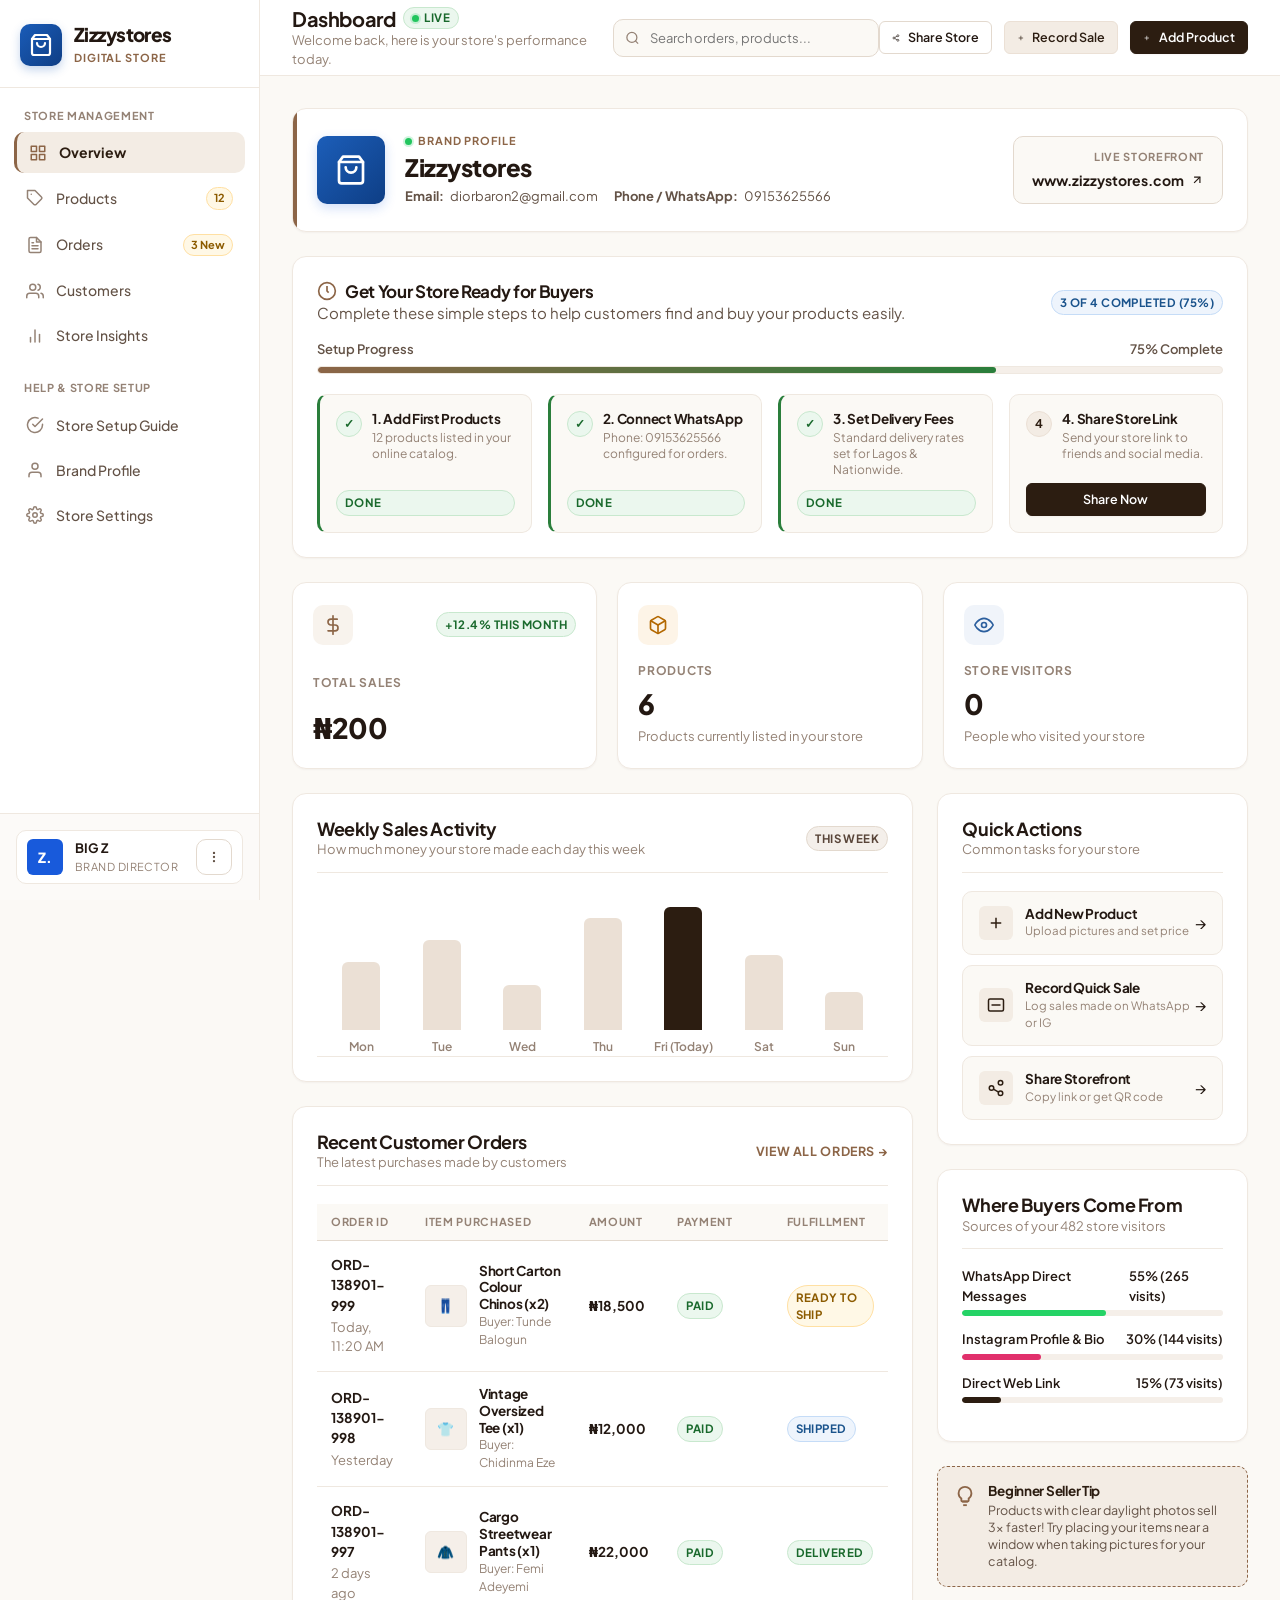
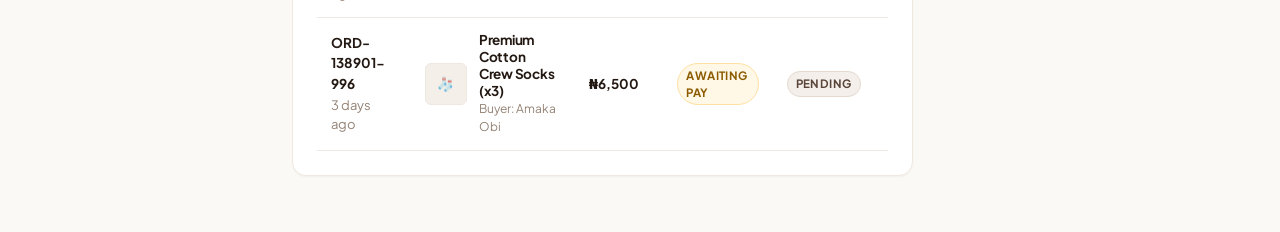
<file: index.html>
<!DOCTYPE html>
<html lang="en">
<head>
  <meta charset="UTF-8">
  <meta name="viewport" content="width=device-width, initial-scale=1.0">
  <title>Zizzystores — Store Management Dashboard</title>
  <meta name="description" content="Simple, elegant, and beginner-friendly ecommerce management dashboard for Zizzystores.">

  <!-- Google Fonts: Plus Jakarta Sans -->
  <link rel="preconnect" href="https://fonts.googleapis.com">
  <link rel="preconnect" href="https://fonts.gstatic.com" crossorigin>
  <link href="https://fonts.googleapis.com/css2?family=Plus+Jakarta+Sans:wght@400;500;600;700;800&display=swap" rel="stylesheet">

  <!-- Zizzystores Stylesheets -->
  <link rel="stylesheet" href="css/variables.css">
  <link rel="stylesheet" href="css/base.css">
  <link rel="stylesheet" href="css/layout.css">
  <link rel="stylesheet" href="css/components.css">
  <link rel="stylesheet" href="css/responsive.css">
</head>
<body>

  <div class="app-container">

    <!-- Pure CSS Tab Routing Radio Controls -->
    <input type="radio" name="dashboard-tab" id="tab-overview" class="tab-radio" checked>
    <input type="radio" name="dashboard-tab" id="tab-products" class="tab-radio">
    <input type="radio" name="dashboard-tab" id="tab-orders" class="tab-radio">
    <input type="radio" name="dashboard-tab" id="tab-customers" class="tab-radio">
    <input type="radio" name="dashboard-tab" id="tab-insights" class="tab-radio">
    <input type="radio" name="dashboard-tab" id="tab-guide" class="tab-radio">
    <input type="radio" name="dashboard-tab" id="tab-settings" class="tab-radio">

    <!-- ====================================================================
         Sidebar Navigation
         ==================================================================== -->
    <aside class="sidebar" aria-label="Main Navigation">
      <!-- Brand Logo Header -->
      <div class="sidebar-header">
        <div class="brand-badge">
          <div class="brand-logo-box" aria-hidden="true">
            <svg viewBox="0 0 24 24" fill="none" stroke="currentColor" stroke-width="2.2" stroke-linecap="round" stroke-linejoin="round">
              <path d="M6 2L3 6v14a2 2 0 0 0 2 2h14a2 2 0 0 0 2-2V6l-3-4z"></path>
              <line x1="3" y1="6" x2="21" y2="6"></line>
              <path d="M16 10a4 4 0 0 1-8 0"></path>
            </svg>
          </div>
          <div>
            <span class="brand-logo-text">Zizzystores</span>
            <span class="brand-subtext">Digital Store</span>
          </div>
        </div>
      </div>

      <!-- Navigation Links -->
      <nav class="sidebar-nav">
        <!-- Main Group -->
        <div class="nav-group">
          <span class="nav-group-title">Store Management</span>
          <ul class="nav-list">
            <li>
              <label for="tab-overview" class="nav-item" tabindex="0">
                <span class="nav-item-content">
                  <svg class="nav-icon" viewBox="0 0 24 24" fill="none" stroke="currentColor" stroke-width="2" stroke-linecap="round" stroke-linejoin="round">
                    <rect x="3" y="3" width="7" height="7"></rect>
                    <rect x="14" y="3" width="7" height="7"></rect>
                    <rect x="14" y="14" width="7" height="7"></rect>
                    <rect x="3" y="14" width="7" height="7"></rect>
                  </svg>
                  <span>Overview</span>
                </span>
              </label>
            </li>
            <li>
              <label for="tab-products" class="nav-item" tabindex="0">
                <span class="nav-item-content">
                  <svg class="nav-icon" viewBox="0 0 24 24" fill="none" stroke="currentColor" stroke-width="2" stroke-linecap="round" stroke-linejoin="round">
                    <path d="M20.59 13.41l-7.17 7.17a2 2 0 0 1-2.83 0L2 12V2h10l8.59 8.59a2 2 0 0 1 0 2.82z"></path>
                    <line x1="7" y1="7" x2="7.01" y2="7"></line>
                  </svg>
                  <span>Products</span>
                </span>
                <span class="nav-badge">12</span>
              </label>
            </li>
            <li>
              <label for="tab-orders" class="nav-item" tabindex="0">
                <span class="nav-item-content">
                  <svg class="nav-icon" viewBox="0 0 24 24" fill="none" stroke="currentColor" stroke-width="2" stroke-linecap="round" stroke-linejoin="round">
                    <path d="M14 2H6a2 2 0 0 0-2 2v16a2 2 0 0 0 2 2h12a2 2 0 0 0 2-2V8z"></path>
                    <polyline points="14 2 14 8 20 8"></polyline>
                    <line x1="16" y1="13" x2="8" y2="13"></line>
                    <line x1="16" y1="17" x2="8" y2="17"></line>
                    <polyline points="10 9 9 9 8 9"></polyline>
                  </svg>
                  <span>Orders</span>
                </span>
                <span class="nav-badge">3 New</span>
              </label>
            </li>
            <li>
              <label for="tab-customers" class="nav-item" tabindex="0">
                <span class="nav-item-content">
                  <svg class="nav-icon" viewBox="0 0 24 24" fill="none" stroke="currentColor" stroke-width="2" stroke-linecap="round" stroke-linejoin="round">
                    <path d="M17 21v-2a4 4 0 0 0-4-4H5a4 4 0 0 0-4 4v2"></path>
                    <circle cx="9" cy="7" r="4"></circle>
                    <path d="M23 21v-2a4 4 0 0 0-3-3.87"></path>
                    <path d="M16 3.13a4 4 0 0 1 0 7.75"></path>
                  </svg>
                  <span>Customers</span>
                </span>
              </label>
            </li>
            <li>
              <label for="tab-insights" class="nav-item" tabindex="0">
                <span class="nav-item-content">
                  <svg class="nav-icon" viewBox="0 0 24 24" fill="none" stroke="currentColor" stroke-width="2" stroke-linecap="round" stroke-linejoin="round">
                    <line x1="18" y1="20" x2="18" y2="10"></line>
                    <line x1="12" y1="20" x2="12" y2="4"></line>
                    <line x1="6" y1="20" x2="6" y2="14"></line>
                  </svg>
                  <span>Store Insights</span>
                </span>
              </label>
            </li>
          </ul>
        </div>

        <!-- Secondary Guidance Group -->
        <div class="nav-group">
          <span class="nav-group-title">Help & Store Setup</span>
          <ul class="nav-list">
            <li>
              <label for="tab-guide" class="nav-item" tabindex="0">
                <span class="nav-item-content">
                  <svg class="nav-icon" viewBox="0 0 24 24" fill="none" stroke="currentColor" stroke-width="2" stroke-linecap="round" stroke-linejoin="round">
                    <path d="M22 11.08V12a10 10 0 1 1-5.93-9.14"></path>
                    <polyline points="22 4 12 14.01 9 11.01"></polyline>
                  </svg>
                  <span>Store Setup Guide</span>
                </span>
              </label>
            </li>
            <li>
              <a href="brand profile.html" class="nav-item" tabindex="0">
                <span class="nav-item-content">
                  <svg class="nav-icon" viewBox="0 0 24 24" fill="none" stroke="currentColor" stroke-width="2" stroke-linecap="round" stroke-linejoin="round">
                    <path d="M20 21v-2a4 4 0 0 0-4-4H8a4 4 0 0 0-4 4v2"></path>
                    <circle cx="12" cy="7" r="4"></circle>
                  </svg>
                  <span>Brand Profile</span>
                </span>
              </a>
            </li>
            <li>
              <label for="tab-settings" class="nav-item" tabindex="0">
                <span class="nav-item-content">
                  <svg class="nav-icon" viewBox="0 0 24 24" fill="none" stroke="currentColor" stroke-width="2" stroke-linecap="round" stroke-linejoin="round">
                    <circle cx="12" cy="12" r="3"></circle>
                    <path d="M19.4 15a1.65 1.65 0 0 0 .33 1.82l.06.06a2 2 0 0 1 0 2.83 2 2 0 0 1-2.83 0l-.06-.06a1.65 1.65 0 0 0-1.82-.33 1.65 1.65 0 0 0-1 1.51V21a2 2 0 0 1-2 2 2 2 0 0 1-2-2v-.09A1.65 1.65 0 0 0 9 19.4a1.65 1.65 0 0 0-1.82.33l-.06.06a2 2 0 0 1-2.83 0 2 2 0 0 1 0-2.83l.06-.06a1.65 1.65 0 0 0 .33-1.82 1.65 1.65 0 0 0-1.51-1H3a2 2 0 0 1-2-2 2 2 0 0 1 2-2h.09A1.65 1.65 0 0 0 4.6 9a1.65 1.65 0 0 0-.33-1.82l-.06-.06a2 2 0 0 1 0-2.83 2 2 0 0 1 2.83 0l.06.06a1.65 1.65 0 0 0 1.82.33H9a1.65 1.65 0 0 0 1-1.51V3a2 2 0 0 1 2-2 2 2 0 0 1 2 2v.09a1.65 1.65 0 0 0 1 1.51 1.65 1.65 0 0 0 1.82-.33l.06-.06a2 2 0 0 1 2.83 0 2 2 0 0 1 0 2.83l-.06.06a1.65 1.65 0 0 0-.33 1.82V9a1.65 1.65 0 0 0 1.51 1H21a2 2 0 0 1 2 2 2 2 0 0 1-2 2h-.09a1.65 1.65 0 0 0-1.51 1z"></path>
                  </svg>
                  <span>Store Settings</span>
                </span>
              </label>
            </li>
          </ul>
        </div>
      </nav>

      <!-- Sidebar User Profile Footer -->
      <div class="sidebar-footer">
        <div class="user-profile-card">
          <div class="user-avatar" aria-hidden="true">Z.</div>
          <div class="user-details">
            <p class="user-name">BIG Z</p>
            <p class="user-role">Brand Director</p>
          </div>
          <a href="#modal-settings" class="btn-icon" title="Account Details" aria-label="Account Details">
            <svg width="14" height="14" viewBox="0 0 24 24" fill="none" stroke="currentColor" stroke-width="2">
              <circle cx="12" cy="12" r="1"></circle>
              <circle cx="12" cy="5" r="1"></circle>
              <circle cx="12" cy="19" r="1"></circle>
            </svg>
          </a>
        </div>
      </div>
    </aside>

    <!-- ====================================================================
         Main Wrapper & Header
         ==================================================================== -->
    <main class="main-wrapper">
      
      <!-- Top Application Header -->
      <header class="top-header">
        <div class="header-left">
          <div class="header-title-wrap">
            <h1>
              <span>Dashboard</span>
              <span class="badge badge-success">
                <span class="status-dot dot-green"></span> Live
              </span>
            </h1>
            <p class="header-subtitle">Welcome back, here is your store's performance today.</p>
          </div>
        </div>

        <!-- Global Search -->
        <div class="header-search">
          <svg class="search-icon" viewBox="0 0 24 24" fill="none" stroke="currentColor" stroke-width="2">
            <circle cx="11" cy="11" r="8"></circle>
            <line x1="21" y1="21" x2="16.65" y2="16.65"></line>
          </svg>
          <input type="search" class="search-input" placeholder="Search orders, products..." aria-label="Search dashboard">
        </div>

        <!-- Header Quick Action Buttons -->
        <div class="header-actions">
          <a href="#modal-share-store" class="btn btn-secondary btn-sm" title="Share store link with buyers">
            <svg width="14" height="14" viewBox="0 0 24 24" fill="none" stroke="currentColor" stroke-width="2">
              <circle cx="18" cy="5" r="3"></circle>
              <circle cx="6" cy="12" r="3"></circle>
              <circle cx="18" cy="19" r="3"></circle>
              <line x1="8.59" y1="13.51" x2="15.42" y2="17.49"></line>
              <line x1="15.41" y1="6.51" x2="8.59" y2="10.49"></line>
            </svg>
            <span>Share Store</span>
          </a>
          <a href="#modal-record-sale" class="btn btn-accent btn-sm" title="Record an offline or WhatsApp sale">
            <svg width="14" height="14" viewBox="0 0 24 24" fill="none" stroke="currentColor" stroke-width="2">
              <line x1="12" y1="5" x2="12" y2="19"></line>
              <line x1="5" y1="12" x2="19" y2="12"></line>
            </svg>
            <span>Record Sale</span>
          </a>
          <a href="#modal-add-product" class="btn btn-primary btn-sm" title="Add a new product to your store">
            <svg width="14" height="14" viewBox="0 0 24 24" fill="none" stroke="currentColor" stroke-width="2">
              <line x1="12" y1="5" x2="12" y2="19"></line>
              <line x1="5" y1="12" x2="19" y2="12"></line>
            </svg>
            <span>Add Product</span>
          </a>
        </div>
      </header>

      <!-- Main Body Container -->
      <div class="content-body">

        <!-- ====================================================================
             VIEW 1: OVERVIEW (HOME DASHBOARD)
             ==================================================================== -->
        <section id="view-overview" class="view-section">
          
          <!-- Store Profile Hero Card -->
          <div class="store-profile-banner">
            <div class="store-profile-left">
              <div class="store-logo-avatar">
                <svg viewBox="0 0 24 24" fill="none" stroke="currentColor" stroke-width="2" stroke-linecap="round" stroke-linejoin="round">
                  <path d="M6 2L3 6v14a2 2 0 0 0 2 2h14a2 2 0 0 0 2-2V6l-3-4z"></path>
                  <line x1="3" y1="6" x2="21" y2="6"></line>
                  <path d="M16 10a4 4 0 0 1-8 0"></path>
                </svg>
              </div>
              <div class="store-info-meta">
                <span class="store-tagline-pill">
                  <span class="status-dot dot-green"></span> Brand Profile
                </span>
                <h2 class="store-name-title">Zizzystores</h2>
                <div class="store-contact-row">
                  <span class="contact-item">
                    <strong>Email:</strong> diorbaron2@gmail.com
                  </span>
                  <span class="contact-item">
                    <strong>Phone / WhatsApp:</strong> 09153625566
                  </span>
                </div>
              </div>
            </div>

            <div class="store-profile-right">
              <a href="#modal-share-store" class="live-domain-card" title="Open live store link modal">
                <span class="live-domain-label">Live Storefront</span>
                <span class="live-domain-url">
                  www.zizzystores.com
                  <svg width="14" height="14" viewBox="0 0 24 24" fill="none" stroke="currentColor" stroke-width="2">
                    <line x1="7" y1="17" x2="17" y2="7"></line>
                    <polyline points="7 7 17 7 17 17"></polyline>
                  </svg>
                </span>
              </a>
            </div>
          </div>

          <!-- "Get Your Store Ready" Beginner Progress Guide -->
          <div class="setup-guide-card">
            <div class="setup-header">
              <div class="setup-title-group">
                <h2>
                  <svg width="20" height="20" viewBox="0 0 24 24" fill="none" stroke="var(--brand-accent)" stroke-width="2">
                    <circle cx="12" cy="12" r="10"></circle>
                    <polyline points="12 6 12 12 14 14"></polyline>
                  </svg>
                  Get Your Store Ready for Buyers
                </h2>
                <p>Complete these simple steps to help customers find and buy your products easily.</p>
              </div>
              <span class="badge badge-info">3 of 4 Completed (75%)</span>
            </div>

            <!-- Progress Bar -->
            <div class="setup-progress-wrapper">
              <div class="progress-info">
                <span>Setup Progress</span>
                <span>75% Complete</span>
              </div>
              <div class="progress-bar-track">
                <div class="progress-bar-fill"></div>
              </div>
            </div>

            <!-- 4 Setup Steps -->
            <div class="setup-steps-grid">
              <div class="setup-step-item completed">
                <div class="step-top">
                  <span class="step-icon-badge">✓</span>
                  <div class="step-details">
                    <h3>1. Add First Products</h3>
                    <p>12 products listed in your online catalog.</p>
                  </div>
                </div>
                <span class="badge badge-success">Done</span>
              </div>

              <div class="setup-step-item completed">
                <div class="step-top">
                  <span class="step-icon-badge">✓</span>
                  <div class="step-details">
                    <h3>2. Connect WhatsApp</h3>
                    <p>Phone: 09153625566 configured for orders.</p>
                  </div>
                </div>
                <span class="badge badge-success">Done</span>
              </div>

              <div class="setup-step-item completed">
                <div class="step-top">
                  <span class="step-icon-badge">✓</span>
                  <div class="step-details">
                    <h3>3. Set Delivery Fees</h3>
                    <p>Standard delivery rates set for Lagos & Nationwide.</p>
                  </div>
                </div>
                <span class="badge badge-success">Done</span>
              </div>

              <div class="setup-step-item pending">
                <div class="step-top">
                  <span class="step-icon-badge">4</span>
                  <div class="step-details">
                    <h3>4. Share Store Link</h3>
                    <p>Send your store link to friends and social media.</p>
                  </div>
                </div>
                <a href="#modal-share-store" class="btn btn-primary btn-sm">Share Now</a>
              </div>
            </div>
          </div>

          <!-- Summary Cards (3-Card Responsive Grid) -->
          <div class="metrics-grid">
            
            <!-- Card 1: Total Sales -->
            <div class="metric-card metric-sales">
              <div class="metric-card-top">
                <div class="metric-icon-box" aria-hidden="true">
                  <svg viewBox="0 0 24 24" fill="none" stroke="currentColor" stroke-width="2" stroke-linecap="round" stroke-linejoin="round">
                    <line x1="12" y1="1" x2="12" y2="23"></line>
                    <path d="M17 5H9.5a3.5 3.5 0 0 0 0 7h5a3.5 3.5 0 0 1 0 7H6"></path>
                  </svg>
                </div>
                <span class="badge badge-success">+12.4% this month</span>
              </div>
              <div class="metric-label-group">
                <span class="metric-title">Total Sales</span>
              </div>
              <div class="metric-value-row">
                <span class="metric-number"><span class="currency-symbol">₦</span>200</span>
              </div>
            </div>

            <!-- Card 2: Products -->
            <div class="metric-card metric-products">
              <div class="metric-card-top">
                <div class="metric-icon-box" aria-hidden="true">
                  <svg viewBox="0 0 24 24" fill="none" stroke="currentColor" stroke-width="2" stroke-linecap="round" stroke-linejoin="round">
                    <path d="M21 16V8a2 2 0 0 0-1-1.73l-7-4a2 2 0 0 0-2 0l-7 4A2 2 0 0 0 3 8v8a2 2 0 0 0 1 1.73l7 4a2 2 0 0 0 2 0l7-4A2 2 0 0 0 21 16z"></path>
                    <polyline points="3.27 6.96 12 12.01 20.73 6.96"></polyline>
                    <line x1="12" y1="22.08" x2="12" y2="12"></line>
                  </svg>
                </div>
              </div>
              <div class="metric-label-group">
                <span class="metric-title">Products</span>
              </div>
              <div class="metric-value-row">
                <span class="metric-number">6</span>
              </div>
              <p class="metric-supporting-text">Products currently listed in your store</p>
            </div>

            <!-- Card 3: Store Visitors -->
            <div class="metric-card metric-visitors">
              <div class="metric-card-top">
                <div class="metric-icon-box" aria-hidden="true">
                  <svg viewBox="0 0 24 24" fill="none" stroke="currentColor" stroke-width="2" stroke-linecap="round" stroke-linejoin="round">
                    <path d="M1 12s4-8 11-8 11 8 11 8-4 8-11 8-11-8-11-8z"></path>
                    <circle cx="12" cy="12" r="3"></circle>
                  </svg>
                </div>
              </div>
              <div class="metric-label-group">
                <span class="metric-title">Store Visitors</span>
              </div>
              <div class="metric-value-row">
                <span class="metric-number">0</span>
              </div>
              <p class="metric-supporting-text">People who visited your store</p>
            </div>

          </div>

          <!-- Main Split Section (Left: Sales Activity & Orders Ledger, Right: Quick Actions & Traffic) -->
          <div class="dashboard-split-layout">
            
            <!-- Left Column -->
            <div class="split-left-col">
              
              <!-- Weekly Sales Activity Bar Chart -->
              <div class="section-card">
                <div class="card-header-row">
                  <div class="card-title-group">
                    <h2>Weekly Sales Activity</h2>
                    <p>How much money your store made each day this week</p>
                  </div>
                  <span class="badge badge-neutral">This Week</span>
                </div>

                <div class="chart-container">
                  <div class="chart-bars-wrap">
                    <div class="chart-bar-col">
                      <div class="chart-bar-fill" style="height: 45%;">
                        <span class="chart-bar-tooltip">Mon: ₦18,000</span>
                      </div>
                      <span class="chart-bar-label">Mon</span>
                    </div>

                    <div class="chart-bar-col">
                      <div class="chart-bar-fill" style="height: 60%;">
                        <span class="chart-bar-tooltip">Tue: ₦24,500</span>
                      </div>
                      <span class="chart-bar-label">Tue</span>
                    </div>

                    <div class="chart-bar-col">
                      <div class="chart-bar-fill" style="height: 30%;">
                        <span class="chart-bar-tooltip">Wed: ₦12,000</span>
                      </div>
                      <span class="chart-bar-label">Wed</span>
                    </div>

                    <div class="chart-bar-col">
                      <div class="chart-bar-fill" style="height: 75%;">
                        <span class="chart-bar-tooltip">Thu: ₦32,000</span>
                      </div>
                      <span class="chart-bar-label">Thu</span>
                    </div>

                    <div class="chart-bar-col">
                      <div class="chart-bar-fill active-day" style="height: 90%;">
                        <span class="chart-bar-tooltip">Fri: ₦38,700</span>
                      </div>
                      <span class="chart-bar-label">Fri (Today)</span>
                    </div>

                    <div class="chart-bar-col">
                      <div class="chart-bar-fill" style="height: 50%;">
                        <span class="chart-bar-tooltip">Sat: ₦20,000</span>
                      </div>
                      <span class="chart-bar-label">Sat</span>
                    </div>

                    <div class="chart-bar-col">
                      <div class="chart-bar-fill" style="height: 25%;">
                        <span class="chart-bar-tooltip">Sun: ₦8,000</span>
                      </div>
                      <span class="chart-bar-label">Sun</span>
                    </div>
                  </div>
                </div>
              </div>

              <!-- Recent Orders Ledger -->
              <div class="section-card">
                <div class="card-header-row">
                  <div class="card-title-group">
                    <h2>Recent Customer Orders</h2>
                    <p>The latest purchases made by customers</p>
                  </div>
                  <label for="tab-orders" class="card-header-link" tabindex="0" role="button">
                    View All Orders →
                  </label>
                </div>

                <div class="data-table-container">
                  <table class="data-table">
                    <thead>
                      <tr>
                        <th>Order ID</th>
                        <th>Item Purchased</th>
                        <th>Amount</th>
                        <th>Payment</th>
                        <th>Fulfillment</th>
                      </tr>
                    </thead>
                    <tbody>
                      <tr>
                        <td>
                          <strong>ORD-138901-999</strong>
                          <span class="text-subtle-hint">Today, 11:20 AM</span>
                        </td>
                        <td>
                          <div class="table-product-cell">
                            <div class="table-product-thumb">👖</div>
                            <div class="table-product-info">
                              <h4>Short Carton Colour Chinos (x2)</h4>
                              <p>Buyer: Tunde Balogun</p>
                            </div>
                          </div>
                        </td>
                        <td><strong><span class="currency-symbol">₦</span>18,500</strong></td>
                        <td><span class="badge badge-success">Paid</span></td>
                        <td><a href="#modal-order-details" class="badge badge-warning">Ready to Ship</a></td>
                      </tr>

                      <tr>
                        <td>
                          <strong>ORD-138901-998</strong>
                          <span class="text-subtle-hint">Yesterday</span>
                        </td>
                        <td>
                          <div class="table-product-cell">
                            <div class="table-product-thumb">👕</div>
                            <div class="table-product-info">
                              <h4>Vintage Oversized Tee (x1)</h4>
                              <p>Buyer: Chidinma Eze</p>
                            </div>
                          </div>
                        </td>
                        <td><strong><span class="currency-symbol">₦</span>12,000</strong></td>
                        <td><span class="badge badge-success">Paid</span></td>
                        <td><span class="badge badge-info">Shipped</span></td>
                      </tr>

                      <tr>
                        <td>
                          <strong>ORD-138901-997</strong>
                          <span class="text-subtle-hint">2 days ago</span>
                        </td>
                        <td>
                          <div class="table-product-cell">
                            <div class="table-product-thumb">🧥</div>
                            <div class="table-product-info">
                              <h4>Cargo Streetwear Pants (x1)</h4>
                              <p>Buyer: Femi Adeyemi</p>
                            </div>
                          </div>
                        </td>
                        <td><strong><span class="currency-symbol">₦</span>22,000</strong></td>
                        <td><span class="badge badge-success">Paid</span></td>
                        <td><span class="badge badge-success">Delivered</span></td>
                      </tr>

                      <tr>
                        <td>
                          <strong>ORD-138901-996</strong>
                          <span class="text-subtle-hint">3 days ago</span>
                        </td>
                        <td>
                          <div class="table-product-cell">
                            <div class="table-product-thumb">🧦</div>
                            <div class="table-product-info">
                              <h4>Premium Cotton Crew Socks (x3)</h4>
                              <p>Buyer: Amaka Obi</p>
                            </div>
                          </div>
                        </td>
                        <td><strong><span class="currency-symbol">₦</span>6,500</strong></td>
                        <td><span class="badge badge-warning">Awaiting Pay</span></td>
                        <td><span class="badge badge-neutral">Pending</span></td>
                      </tr>
                    </tbody>
                  </table>
                </div>
              </div>

            </div>

            <!-- Right Column -->
            <div class="split-right-col">
              
              <!-- Quick Actions -->
              <div class="section-card">
                <div class="card-header-row">
                  <div class="card-title-group">
                    <h2>Quick Actions</h2>
                    <p>Common tasks for your store</p>
                  </div>
                </div>

                <div class="quick-actions-list">
                  <a href="#modal-add-product" class="action-card-link">
                    <div class="action-card-left">
                      <div class="action-card-icon">
                        <svg width="18" height="18" viewBox="0 0 24 24" fill="none" stroke="currentColor" stroke-width="2">
                          <line x1="12" y1="5" x2="12" y2="19"></line>
                          <line x1="5" y1="12" x2="19" y2="12"></line>
                        </svg>
                      </div>
                      <div>
                        <h4 class="action-card-title">Add New Product</h4>
                        <p class="action-card-desc">Upload pictures and set price</p>
                      </div>
                    </div>
                    <span>→</span>
                  </a>

                  <a href="#modal-record-sale" class="action-card-link">
                    <div class="action-card-left">
                      <div class="action-card-icon">
                        <svg width="18" height="18" viewBox="0 0 24 24" fill="none" stroke="currentColor" stroke-width="2">
                          <rect x="2" y="4" width="20" height="16" rx="2"></rect>
                          <line x1="6" y1="12" x2="18" y2="12"></line>
                        </svg>
                      </div>
                      <div>
                        <h4 class="action-card-title">Record Quick Sale</h4>
                        <p class="action-card-desc">Log sales made on WhatsApp or IG</p>
                      </div>
                    </div>
                    <span>→</span>
                  </a>

                  <a href="#modal-share-store" class="action-card-link">
                    <div class="action-card-left">
                      <div class="action-card-icon">
                        <svg width="18" height="18" viewBox="0 0 24 24" fill="none" stroke="currentColor" stroke-width="2">
                          <circle cx="18" cy="5" r="3"></circle>
                          <circle cx="6" cy="12" r="3"></circle>
                          <circle cx="18" cy="19" r="3"></circle>
                          <line x1="8.59" y1="13.51" x2="15.42" y2="17.49"></line>
                        </svg>
                      </div>
                      <div>
                        <h4 class="action-card-title">Share Storefront</h4>
                        <p class="action-card-desc">Copy link or get QR code</p>
                      </div>
                    </div>
                    <span>→</span>
                  </a>
                </div>
              </div>

              <!-- Visitor Sources Breakdown -->
              <div class="section-card">
                <div class="card-header-row">
                  <div class="card-title-group">
                    <h2>Where Buyers Come From</h2>
                    <p>Sources of your 482 store visitors</p>
                  </div>
                </div>

                <div class="source-row">
                  <div class="source-meta">
                    <span>WhatsApp Direct Messages</span>
                    <span>55% (265 visits)</span>
                  </div>
                  <div class="source-bar-track">
                    <div class="source-bar-fill fill-whatsapp"></div>
                  </div>
                </div>

                <div class="source-row">
                  <div class="source-meta">
                    <span>Instagram Profile & Bio</span>
                    <span>30% (144 visits)</span>
                  </div>
                  <div class="source-bar-track">
                    <div class="source-bar-fill fill-instagram"></div>
                  </div>
                </div>

                <div class="source-row">
                  <div class="source-meta">
                    <span>Direct Web Link</span>
                    <span>15% (73 visits)</span>
                  </div>
                  <div class="source-bar-track">
                    <div class="source-bar-fill fill-direct"></div>
                  </div>
                </div>
              </div>

              <!-- Beginner Daily Tip -->
              <div class="tip-banner">
                <div class="tip-banner-icon">
                  <svg width="22" height="22" viewBox="0 0 24 24" fill="none" stroke="currentColor" stroke-width="2">
                    <path d="M9 18h6"></path>
                    <path d="M10 22h4"></path>
                    <path d="M12 2a7 7 0 0 0-7 7c0 2.38 1.19 4.47 3 5.74V17a1 1 0 0 0 1 1h6a1 1 0 0 0 1-1v-2.26c1.81-1.27 3-3.36 3-5.74a7 7 0 0 0-7-7z"></path>
                  </svg>
                </div>
                <div>
                  <h4>Beginner Seller Tip</h4>
                  <p>Products with clear daylight photos sell 3x faster! Try placing your items near a window when taking pictures for your catalog.</p>
                </div>
              </div>

            </div>
          </div>

        </section>


        <!-- ====================================================================
             VIEW 2: PRODUCTS CATALOG
             ==================================================================== -->
        <section id="view-products" class="view-section">
          <div class="section-card">
            <div class="card-header-row">
              <div class="card-title-group">
                <h2>Product Catalog (12 Products)</h2>
                <p>Manage the items available for purchase in your Zizzystores shop</p>
              </div>
              <a href="#modal-add-product" class="btn btn-primary btn-sm">
                + Add New Product
              </a>
            </div>

            <div class="data-table-container">
              <table class="data-table">
                <thead>
                  <tr>
                    <th>Product Name</th>
                    <th>Category</th>
                    <th>Price</th>
                    <th>In Stock</th>
                    <th>Status</th>
                    <th>Actions</th>
                  </tr>
                </thead>
                <tbody>
                  <tr>
                    <td>
                      <div class="table-product-cell">
                        <div class="table-product-thumb">👖</div>
                        <div class="table-product-info">
                          <h4>Short Carton Colour Chinos</h4>
                          <p>SKU: ZZY-CHN-001</p>
                        </div>
                      </div>
                    </td>
                    <td>Men's Apparel</td>
                    <td><strong><span class="currency-symbol">₦</span>9,250</strong></td>
                    <td>6 items</td>
                    <td><span class="badge badge-success">In Stock</span></td>
                    <td><a href="#modal-add-product" class="btn btn-secondary btn-sm">Edit</a></td>
                  </tr>

                  <tr>
                    <td>
                      <div class="table-product-cell">
                        <div class="table-product-thumb">👕</div>
                        <div class="table-product-info">
                          <h4>Vintage Oversized Graphic Tee</h4>
                          <p>SKU: ZZY-TEE-004</p>
                        </div>
                      </div>
                    </td>
                    <td>Streetwear</td>
                    <td><strong><span class="currency-symbol">₦</span>12,000</strong></td>
                    <td>2 items</td>
                    <td><span class="badge badge-warning">Low Stock (2 left)</span></td>
                    <td><a href="#modal-add-product" class="btn btn-secondary btn-sm">Restock</a></td>
                  </tr>

                  <tr>
                    <td>
                      <div class="table-product-cell">
                        <div class="table-product-thumb">🧥</div>
                        <div class="table-product-info">
                          <h4>Cargo Streetwear Pants (Black)</h4>
                          <p>SKU: ZZY-CRG-002</p>
                        </div>
                      </div>
                    </td>
                    <td>Men's Apparel</td>
                    <td><strong><span class="currency-symbol">₦</span>22,000</strong></td>
                    <td>8 items</td>
                    <td><span class="badge badge-success">In Stock</span></td>
                    <td><a href="#modal-add-product" class="btn btn-secondary btn-sm">Edit</a></td>
                  </tr>

                  <tr>
                    <td>
                      <div class="table-product-cell">
                        <div class="table-product-thumb">🧦</div>
                        <div class="table-product-info">
                          <h4>Premium Cotton Crew Socks (Pack of 3)</h4>
                          <p>SKU: ZZY-SCK-009</p>
                        </div>
                      </div>
                    </td>
                    <td>Accessories</td>
                    <td><strong><span class="currency-symbol">₦</span>6,500</strong></td>
                    <td>14 packs</td>
                    <td><span class="badge badge-success">In Stock</span></td>
                    <td><a href="#modal-add-product" class="btn btn-secondary btn-sm">Edit</a></td>
                  </tr>

                  <tr>
                    <td>
                      <div class="table-product-cell">
                        <div class="table-product-thumb">🧢</div>
                        <div class="table-product-info">
                          <h4>Zizzystores Signature Suede Cap</h4>
                          <p>SKU: ZZY-CAP-003</p>
                        </div>
                      </div>
                    </td>
                    <td>Headwear</td>
                    <td><strong><span class="currency-symbol">₦</span>8,000</strong></td>
                    <td>1 item</td>
                    <td><span class="badge badge-warning">Low Stock (1 left)</span></td>
                    <td><a href="#modal-add-product" class="btn btn-secondary btn-sm">Restock</a></td>
                  </tr>

                  <tr>
                    <td>
                      <div class="table-product-cell">
                        <div class="table-product-thumb">👟</div>
                        <div class="table-product-info">
                          <h4>Casual Minimalist Canvas Sneakers</h4>
                          <p>SKU: ZZY-SNK-011</p>
                        </div>
                      </div>
                    </td>
                    <td>Footwear</td>
                    <td><strong><span class="currency-symbol">₦</span>28,500</strong></td>
                    <td>0 items</td>
                    <td><span class="badge badge-neutral">Out of Stock</span></td>
                    <td><a href="#modal-add-product" class="btn btn-secondary btn-sm">Restock</a></td>
                  </tr>
                </tbody>
              </table>
            </div>
          </div>
        </section>


        <!-- ====================================================================
             VIEW 3: ORDERS LEDGER
             ==================================================================== -->
        <section id="view-orders" class="view-section">
          <div class="section-card">
            <div class="card-header-row">
              <div class="card-title-group">
                <h2>Orders Ledger</h2>
                <p>All customer purchases made online and recorded offline</p>
              </div>
              <a href="#modal-record-sale" class="btn btn-primary btn-sm">
                + Record Quick Sale
              </a>
            </div>

            <div class="data-table-container">
              <table class="data-table">
                <thead>
                  <tr>
                    <th>Order Number</th>
                    <th>Customer Name</th>
                    <th>Items Ordered</th>
                    <th>Total Price</th>
                    <th>Payment Status</th>
                    <th>Fulfillment</th>
                    <th>Action</th>
                  </tr>
                </thead>
                <tbody>
                  <tr>
                    <td><strong>ORD-138901-999</strong></td>
                    <td>
                      <strong>Tunde Balogun</strong>
                      <span class="text-subtle-hint">📞 08034567891 (Lagos)</span>
                    </td>
                    <td>2x Short Carton Chinos</td>
                    <td><strong><span class="currency-symbol">₦</span>18,500</strong></td>
                    <td><span class="badge badge-success">Paid (Bank Card)</span></td>
                    <td><span class="badge badge-warning">Ready to Ship</span></td>
                    <td><a href="#modal-order-details" class="btn btn-secondary btn-sm">View Details</a></td>
                  </tr>

                  <tr>
                    <td><strong>ORD-138901-998</strong></td>
                    <td>
                      <strong>Chidinma Eze</strong>
                      <span class="text-subtle-hint">📞 09012345678 (Abuja)</span>
                    </td>
                    <td>1x Vintage Oversized Tee</td>
                    <td><strong><span class="currency-symbol">₦</span>12,000</strong></td>
                    <td><span class="badge badge-success">Paid (Transfer)</span></td>
                    <td><span class="badge badge-info">Shipped</span></td>
                    <td><a href="#modal-order-details" class="btn btn-secondary btn-sm">View Details</a></td>
                  </tr>

                  <tr>
                    <td><strong>ORD-138901-997</strong></td>
                    <td>
                      <strong>Femi Adeyemi</strong>
                      <span class="text-subtle-hint">📞 08123456789 (Ibadan)</span>
                    </td>
                    <td>1x Cargo Pants</td>
                    <td><strong><span class="currency-symbol">₦</span>22,000</strong></td>
                    <td><span class="badge badge-success">Paid (WhatsApp)</span></td>
                    <td><span class="badge badge-success">Delivered</span></td>
                    <td><a href="#modal-order-details" class="btn btn-secondary btn-sm">View Details</a></td>
                  </tr>

                  <tr>
                    <td><strong>ORD-138901-996</strong></td>
                    <td>
                      <strong>Amaka Obi</strong>
                      <span class="text-subtle-hint">📞 07098765432 (Port Harcourt)</span>
                    </td>
                    <td>3x Cotton Crew Socks</td>
                    <td><strong><span class="currency-symbol">₦</span>6,500</strong></td>
                    <td><span class="badge badge-warning">Awaiting Payment</span></td>
                    <td><span class="badge badge-neutral">Pending</span></td>
                    <td><a href="#modal-order-details" class="btn btn-secondary btn-sm">View Details</a></td>
                  </tr>
                </tbody>
              </table>
            </div>
          </div>
        </section>


        <!-- ====================================================================
             VIEW 4: CUSTOMERS DIRECTORY
             ==================================================================== -->
        <section id="view-customers" class="view-section">
          <div class="section-card">
            <div class="card-header-row">
              <div class="card-title-group">
                <h2>Customer Directory</h2>
                <p>People who have bought items from your store</p>
              </div>
            </div>

            <div class="data-table-container">
              <table class="data-table">
                <thead>
                  <tr>
                    <th>Customer Name</th>
                    <th>Phone / WhatsApp</th>
                    <th>Location</th>
                    <th>Total Orders</th>
                    <th>Total Money Spent</th>
                    <th>Last Order</th>
                  </tr>
                </thead>
                <tbody>
                  <tr>
                    <td><strong>Tunde Balogun</strong></td>
                    <td>08034567891</td>
                    <td>Lekki Phase 1, Lagos</td>
                    <td>3 orders</td>
                    <td><strong><span class="currency-symbol">₦</span>54,200</strong></td>
                    <td>Today</td>
                  </tr>
                  <tr>
                    <td><strong>Chidinma Eze</strong></td>
                    <td>09012345678</td>
                    <td>Wuse 2, Abuja</td>
                    <td>2 orders</td>
                    <td><strong><span class="currency-symbol">₦</span>31,500</strong></td>
                    <td>Yesterday</td>
                  </tr>
                  <tr>
                    <td><strong>Femi Adeyemi</strong></td>
                    <td>08123456789</td>
                    <td>Bodija, Ibadan</td>
                    <td>1 order</td>
                    <td><strong><span class="currency-symbol">₦</span>22,000</strong></td>
                    <td>2 days ago</td>
                  </tr>
                  <tr>
                    <td><strong>Amaka Obi</strong></td>
                    <td>07098765432</td>
                    <td>GRA, Port Harcourt</td>
                    <td>1 order</td>
                    <td><strong><span class="currency-symbol">₦</span>6,500</strong></td>
                    <td>3 days ago</td>
                  </tr>
                </tbody>
              </table>
            </div>
          </div>
        </section>


        <!-- ====================================================================
             VIEW 5: STORE INSIGHTS
             ==================================================================== -->
        <section id="view-insights" class="view-section">
          <div class="metrics-grid metrics-grid-4">
            <div class="metric-card">
              <div class="metric-label-group">
                <span class="metric-title">Average Order Value</span>
                <p class="metric-explain">Average money spent per purchase</p>
              </div>
              <span class="metric-number"><span class="currency-symbol">₦</span>14,800</span>
            </div>

            <div class="metric-card">
              <div class="metric-label-group">
                <span class="metric-title">Repeat Buyer Rate</span>
                <p class="metric-explain">Buyers who ordered more than once</p>
              </div>
              <span class="metric-number">42%</span>
            </div>

            <div class="metric-card">
              <div class="metric-label-group">
                <span class="metric-title">Top Selling Category</span>
                <p class="metric-explain">Most popular items in store</p>
              </div>
              <span class="metric-number">Men's Chinos</span>
            </div>

            <div class="metric-card">
              <div class="metric-label-group">
                <span class="metric-title">Store Conversion</span>
                <p class="metric-explain">Visitors who placed an order</p>
              </div>
              <span class="metric-number">3.7%</span>
            </div>
          </div>

          <div class="section-card">
            <div class="card-header-row">
              <div class="card-title-group">
                <h2>Top 3 Best Selling Products</h2>
                <p>Items generating the most revenue for Zizzystores</p>
              </div>
            </div>

            <div class="source-row">
              <div class="source-meta">
                <span>1. Short Carton Colour Chinos (38 sales)</span>
                <span>₦70,300</span>
              </div>
              <div class="source-bar-track">
                <div class="source-bar-fill" style="width: 80%; background: var(--brand-primary);"></div>
              </div>
            </div>

            <div class="source-row">
              <div class="source-meta">
                <span>2. Cargo Streetwear Pants (24 sales)</span>
                <span>₦48,000</span>
              </div>
              <div class="source-bar-track">
                <div class="source-bar-fill" style="width: 55%; background: var(--brand-accent);"></div>
              </div>
            </div>

            <div class="source-row">
              <div class="source-meta">
                <span>3. Vintage Oversized Graphic Tee (16 sales)</span>
                <span>₦26,900</span>
              </div>
              <div class="source-bar-track">
                <div class="source-bar-fill" style="width: 35%; background: #C4A482;"></div>
              </div>
            </div>
          </div>
        </section>


        <!-- ====================================================================
             VIEW 6: STORE SETUP GUIDE & HELP
             ==================================================================== -->
        <section id="view-guide" class="view-section">
          <div class="section-card">
            <div class="card-header-row">
              <div class="card-title-group">
                <h2>Beginner Store Guides & FAQs</h2>
                <p>Everything you need to know about managing your store and getting sales</p>
              </div>
            </div>

            <div class="quick-actions-list">
              <div class="tip-banner" style="margin-bottom: 12px;">
                <div class="tip-banner-icon">💬</div>
                <div>
                  <h4>How to share your store link on WhatsApp</h4>
                  <p>Open WhatsApp > Status > Paste your link: <strong>www.zizzystores.com</strong> along with a nice photo of your newest product.</p>
                </div>
              </div>

              <div class="tip-banner" style="margin-bottom: 12px;">
                <div class="tip-banner-icon">📦</div>
                <div>
                  <h4>How order fulfillment works</h4>
                  <p>When a buyer places an order, you will see it in the "Orders" tab. Pack the items, send them with your dispatch rider, and click "Mark as Shipped".</p>
                </div>
              </div>

              <div class="tip-banner">
                <div class="tip-banner-icon">💳</div>
                <div>
                  <h4>How you receive your money</h4>
                  <p>Payments made online go directly into your linked Nigerian bank account within 24 hours.</p>
                </div>
              </div>
            </div>
          </div>
        </section>


        <!-- ====================================================================
             VIEW 7: STORE SETTINGS
             ==================================================================== -->
        <section id="view-settings" class="view-section">
          <div class="section-card">
            <div class="card-header-row">
              <div class="card-title-group">
                <h2>Store Settings & Preferences</h2>
                <p>Manage store name, contact phone, delivery fees, and bank payout details</p>
              </div>
            </div>

            <form action="#" method="get" onsubmit="return false;">
              <div class="form-group">
                <label class="form-label" for="setting-store-name">Store Name</label>
                <input type="text" id="setting-store-name" class="form-input" value="Zizzystores">
              </div>

              <div class="form-group">
                <label class="form-label" for="setting-phone">WhatsApp & Phone Number</label>
                <input type="tel" id="setting-phone" class="form-input" value="09153625566">
                <p class="form-help">Buyers can click this number to chat directly with you.</p>
              </div>

              <div class="form-group">
                <label class="form-label" for="setting-email">Contact Email</label>
                <input type="email" id="setting-email" class="form-input" value="diorbaron2@gmail.com">
              </div>

              <div class="form-group">
                <label class="form-label" for="setting-delivery">Default Delivery Fee (Lagos)</label>
                <input type="text" id="setting-delivery" class="form-input" value="₦2,500">
              </div>

              <button type="submit" class="btn btn-primary">Save Settings</button>
            </form>
          </div>
        </section>

      </div>
    </main>

    <!-- ====================================================================
         Mobile Bottom Navigation Bar
         ==================================================================== -->
    <nav class="mobile-bottom-nav" aria-label="Mobile Bottom Navigation">
      <label for="tab-overview" class="mobile-nav-btn" tabindex="0">
        <svg viewBox="0 0 24 24" fill="none" stroke="currentColor" stroke-width="2">
          <rect x="3" y="3" width="7" height="7"></rect>
          <rect x="14" y="3" width="7" height="7"></rect>
          <rect x="14" y="14" width="7" height="7"></rect>
          <rect x="3" y="14" width="7" height="7"></rect>
        </svg>
        <span>Home</span>
      </label>

      <label for="tab-products" class="mobile-nav-btn" tabindex="0">
        <svg viewBox="0 0 24 24" fill="none" stroke="currentColor" stroke-width="2">
          <path d="M20.59 13.41l-7.17 7.17a2 2 0 0 1-2.83 0L2 12V2h10l8.59 8.59a2 2 0 0 1 0 2.82z"></path>
        </svg>
        <span>Products</span>
      </label>

      <label for="tab-orders" class="mobile-nav-btn" tabindex="0">
        <svg viewBox="0 0 24 24" fill="none" stroke="currentColor" stroke-width="2">
          <path d="M14 2H6a2 2 0 0 0-2 2v16a2 2 0 0 0 2 2h12a2 2 0 0 0 2-2V8z"></path>
        </svg>
        <span>Orders</span>
      </label>

      <label for="tab-customers" class="mobile-nav-btn" tabindex="0">
        <svg viewBox="0 0 24 24" fill="none" stroke="currentColor" stroke-width="2">
          <path d="M17 21v-2a4 4 0 0 0-4-4H5a4 4 0 0 0-4 4v2"></path>
          <circle cx="9" cy="7" r="4"></circle>
        </svg>
        <span>Customers</span>
      </label>

      <label for="tab-insights" class="mobile-nav-btn" tabindex="0">
        <svg viewBox="0 0 24 24" fill="none" stroke="currentColor" stroke-width="2">
          <line x1="18" y1="20" x2="18" y2="10"></line>
          <line x1="12" y1="20" x2="12" y2="4"></line>
          <line x1="6" y1="20" x2="6" y2="14"></line>
        </svg>
        <span>Insights</span>
      </label>
    </nav>

  </div>

  <!-- ====================================================================
       PURE CSS MODALS (Using :target pseudo-class)
       ==================================================================== -->

  <!-- Modal 1: Add New Product -->
  <div id="modal-add-product" class="modal-overlay" role="dialog" aria-labelledby="modal-add-title">
    <div class="modal-card">
      <div class="modal-header">
        <h3 id="modal-add-title">Add New Product</h3>
        <a href="#" class="modal-close-btn" aria-label="Close dialog">&times;</a>
      </div>
      <div class="modal-body">
        <form action="#" method="get" onsubmit="return false;">
          <div class="form-group">
            <label class="form-label" for="new-product-title">Product Name *</label>
            <input type="text" id="new-product-title" class="form-input" placeholder="e.g. Vintage Cotton Baggy Jeans" required>
            <p class="form-help">Use a clear, descriptive name that customers search for.</p>
          </div>

          <div class="form-group">
            <label class="form-label" for="new-product-price">Selling Price (₦) *</label>
            <input type="number" id="new-product-price" class="form-input" placeholder="e.g. 15000" required>
          </div>

          <div class="form-group">
            <label class="form-label" for="new-product-category">Product Category</label>
            <select id="new-product-category" class="form-select">
              <option>Men's Apparel</option>
              <option>Streetwear</option>
              <option>Footwear</option>
              <option>Accessories & Caps</option>
              <option>Women's Apparel</option>
            </select>
          </div>

          <div class="form-group">
            <label class="form-label" for="new-product-stock">Number of Items in Stock *</label>
            <input type="number" id="new-product-stock" class="form-input" placeholder="e.g. 10" value="5" required>
          </div>

          <div class="form-group">
            <label class="form-label" for="new-product-desc">Short Description</label>
            <textarea id="new-product-desc" class="form-textarea" placeholder="Describe the material, size fit, and colors available..."></textarea>
          </div>
        </form>
      </div>
      <div class="modal-footer">
        <a href="#" class="btn btn-secondary">Cancel</a>
        <a href="#" class="btn btn-primary">Save & Add Product</a>
      </div>
    </div>
  </div>

  <!-- Modal 2: Record Quick Sale -->
  <div id="modal-record-sale" class="modal-overlay" role="dialog" aria-labelledby="modal-sale-title">
    <div class="modal-card">
      <div class="modal-header">
        <h3 id="modal-sale-title">Record a Quick Sale</h3>
        <a href="#" class="modal-close-btn" aria-label="Close dialog">&times;</a>
      </div>
      <div class="modal-body">
        <p style="margin-bottom: 16px; font-size: 0.8125rem;">Log a sale made on WhatsApp, Instagram DM, or in person to keep your store inventory and sales accurate.</p>
        <form action="#" method="get" onsubmit="return false;">
          <div class="form-group">
            <label class="form-label" for="sale-customer-name">Customer Name</label>
            <input type="text" id="sale-customer-name" class="form-input" placeholder="e.g. Tunde Johnson">
          </div>

          <div class="form-group">
            <label class="form-label" for="sale-phone">Customer WhatsApp / Phone</label>
            <input type="tel" id="sale-phone" class="form-input" placeholder="e.g. 08012345678">
          </div>

          <div class="form-group">
            <label class="form-label" for="sale-product-select">Select Product Sold</label>
            <select id="sale-product-select" class="form-select">
              <option>Short Carton Colour Chinos (₦9,250)</option>
              <option>Vintage Oversized Graphic Tee (₦12,000)</option>
              <option>Cargo Streetwear Pants (₦22,000)</option>
              <option>Premium Cotton Crew Socks (₦6,500)</option>
            </select>
          </div>

          <div class="form-group">
            <label class="form-label" for="sale-amount">Total Amount Paid (₦)</label>
            <input type="number" id="sale-amount" class="form-input" placeholder="e.g. 18500" value="18500">
          </div>

          <div class="form-group">
            <label class="form-label" for="sale-status">Payment Status</label>
            <select id="sale-status" class="form-select">
              <option>Paid (Bank Transfer / Cash)</option>
              <option>Awaiting Payment</option>
            </select>
          </div>
        </form>
      </div>
      <div class="modal-footer">
        <a href="#" class="btn btn-secondary">Cancel</a>
        <a href="#" class="btn btn-primary">Record Sale</a>
      </div>
    </div>
  </div>

  <!-- Modal 3: Share Storefront -->
  <div id="modal-share-store" class="modal-overlay" role="dialog" aria-labelledby="modal-share-title">
    <div class="modal-card">
      <div class="modal-header">
        <h3 id="modal-share-title">Share Your Store Link</h3>
        <a href="#" class="modal-close-btn" aria-label="Close dialog">&times;</a>
      </div>
      <div class="modal-body" style="text-align: center;">
        <div class="brand-logo-box" style="margin: 0 auto 16px auto; width: 56px; height: 56px;">
          <svg viewBox="0 0 24 24" fill="none" stroke="currentColor" stroke-width="2.2">
            <path d="M6 2L3 6v14a2 2 0 0 0 2 2h14a2 2 0 0 0 2-2V6l-3-4z"></path>
            <line x1="3" y1="6" x2="21" y2="6"></line>
            <path d="M16 10a4 4 0 0 1-8 0"></path>
          </svg>
        </div>

        <h4 style="font-size: 1.125rem; margin-bottom: 4px;">Zizzystores Online Storefront</h4>
        <p style="font-size: 0.8125rem; color: var(--text-muted); margin-bottom: 16px;">Copy your store link below to paste into your Instagram bio, WhatsApp status, or TikTok.</p>

        <div class="form-group">
          <input type="text" class="form-input" value="https://www.zizzystores.com" readonly style="text-align: center; font-weight: 700; background: var(--bg-canvas-subtle);">
        </div>

        <div style="display: flex; gap: 10px; justify-content: center; margin-top: 16px;">
          <a href="#" class="btn btn-primary" style="background: #25D366; border-color: #25D366;">
            Share on WhatsApp 💬
          </a>
          <a href="#" class="btn btn-secondary">
            Copy Link 📋
          </a>
        </div>
      </div>
      <div class="modal-footer">
        <a href="#" class="btn btn-secondary">Done</a>
      </div>
    </div>
  </div>

  <!-- Modal 4: Order Details -->
  <div id="modal-order-details" class="modal-overlay" role="dialog" aria-labelledby="modal-order-title">
    <div class="modal-card">
      <div class="modal-header">
        <h3 id="modal-order-title">Order Details: ORD-138901-999</h3>
        <a href="#" class="modal-close-btn" aria-label="Close dialog">&times;</a>
      </div>
      <div class="modal-body">
        <div class="store-contact-row" style="margin-bottom: 16px;">
          <span><strong>Customer:</strong> Tunde Balogun</span>
          <span><strong>Phone:</strong> 08034567891</span>
        </div>

        <div style="background: var(--bg-canvas); padding: 14px; border-radius: var(--radius-md); border: 1px solid var(--border-subtle); margin-bottom: 16px;">
          <h4 style="margin-bottom: 8px;">Delivery Address:</h4>
          <p style="font-size: 0.8125rem;">Plot 14, Admiralty Way, Lekki Phase 1, Lagos State</p>
        </div>

        <h4 style="margin-bottom: 8px;">Items in this order:</h4>
        <div class="data-table-container" style="margin-bottom: 16px;">
          <table class="data-table">
            <thead>
              <tr>
                <th>Item</th>
                <th>Qty</th>
                <th>Price</th>
              </tr>
            </thead>
            <tbody>
              <tr>
                <td>Short Carton Colour Chinos</td>
                <td>2</td>
                <td>₦18,500</td>
              </tr>
            </tbody>
          </table>
        </div>

        <div class="source-meta" style="font-size: 0.9375rem;">
          <span>Total Order Value:</span>
          <strong>₦18,500 (Paid)</strong>
        </div>
      </div>
      <div class="modal-footer">
        <a href="#" class="btn btn-secondary">Close</a>
        <a href="#" class="btn btn-primary">Mark as Shipped 🚚</a>
      </div>
    </div>
  </div>

</body>
</html>
</file>
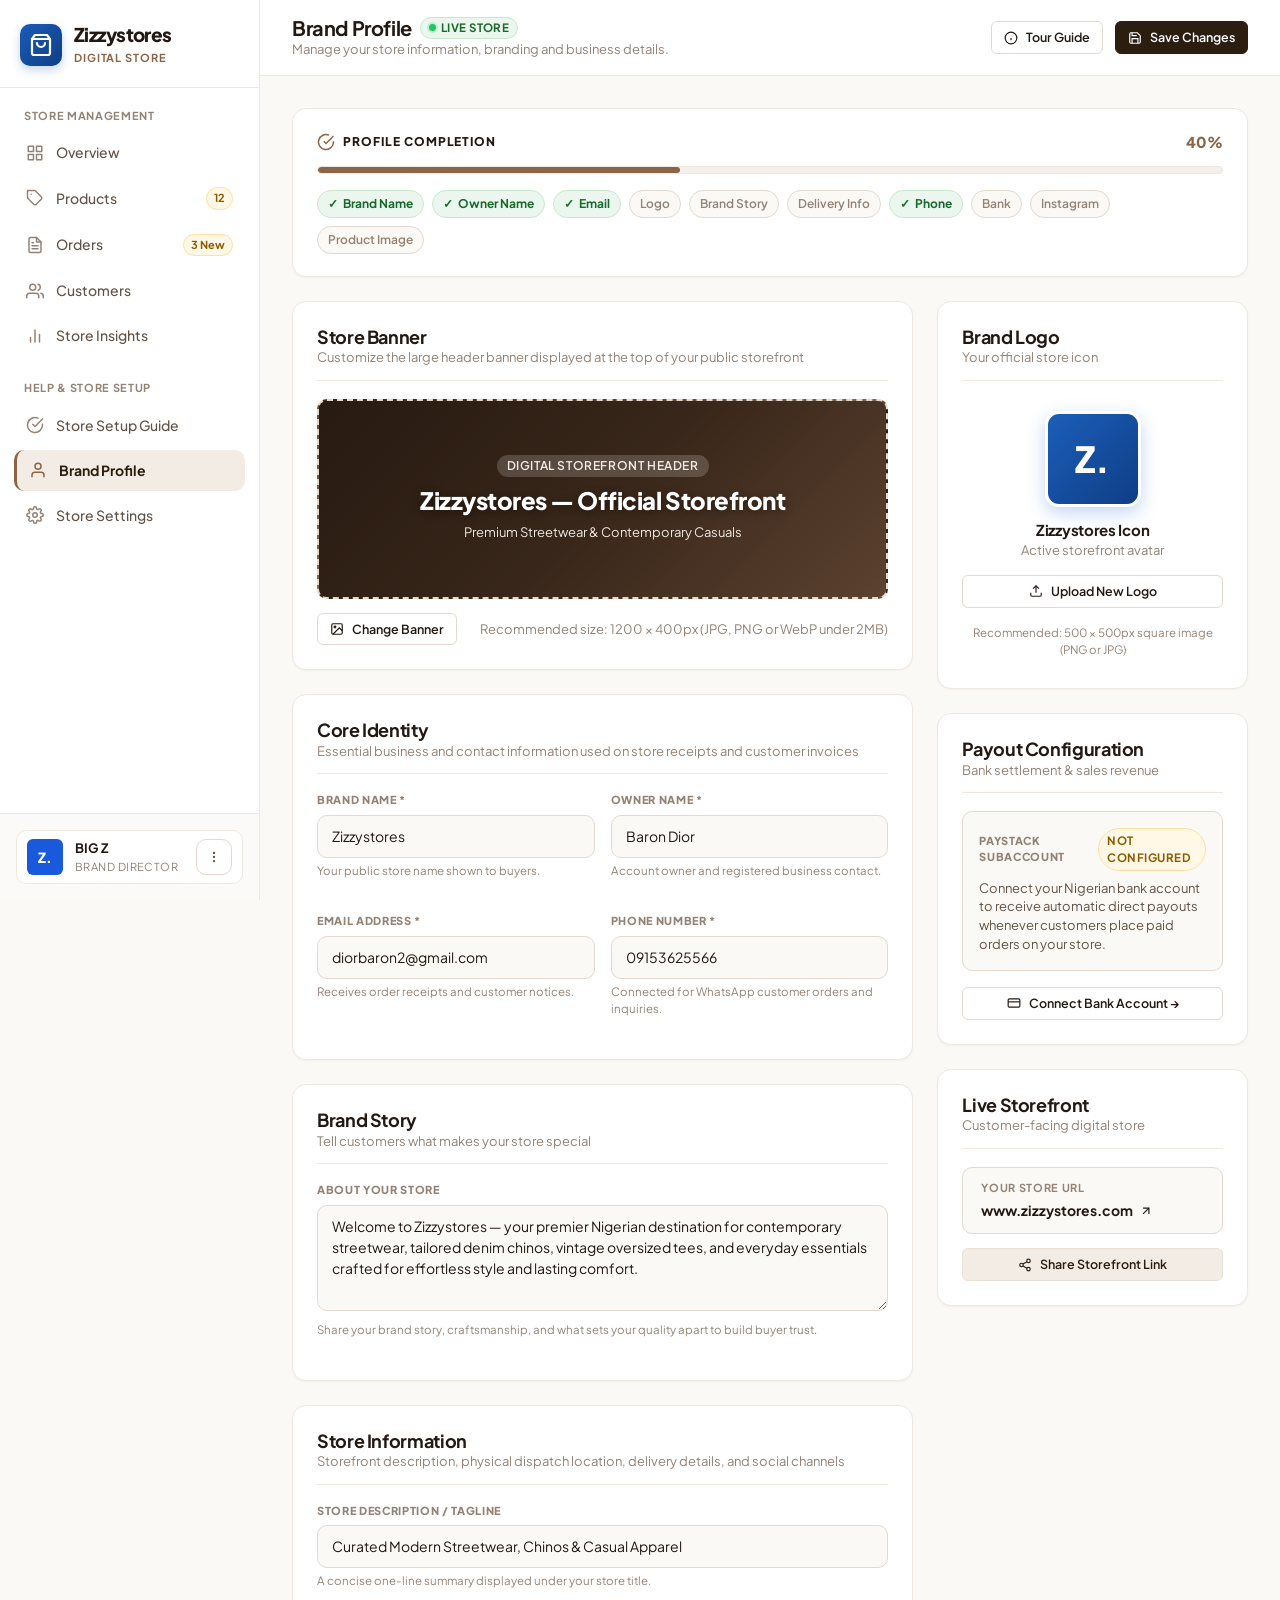
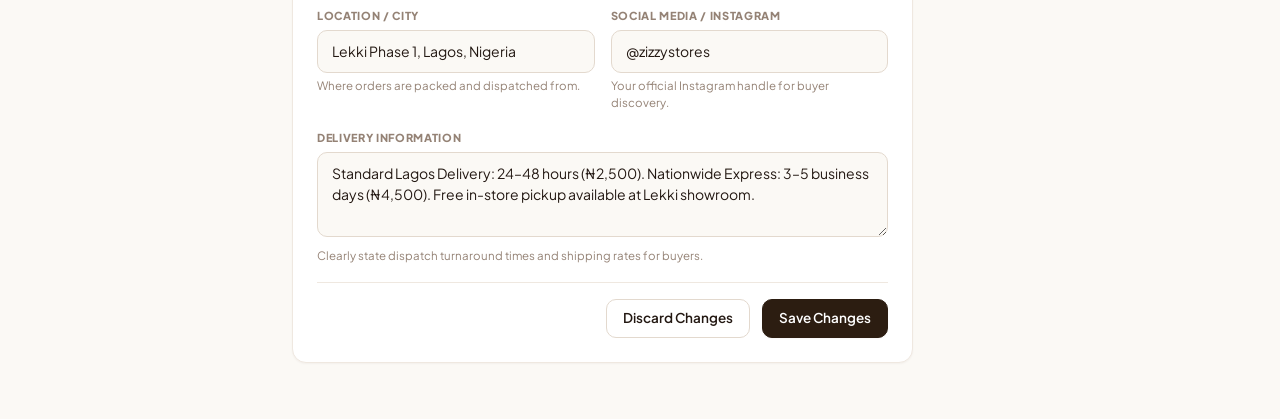
<file: brand profile.html>
<!DOCTYPE html>
<html lang="en">
<head>
  <meta charset="UTF-8">
  <meta name="viewport" content="width=device-width, initial-scale=1.0">
  <title>Zizzystores — Brand Profile & Store Settings</title>
  <meta name="description" content="Manage your Zizzystores branding, contact information, store banner, brand story, and payout configuration.">

  <!-- Google Fonts: Plus Jakarta Sans -->
  <link rel="preconnect" href="https://fonts.googleapis.com">
  <link rel="preconnect" href="https://fonts.gstatic.com" crossorigin>
  <link href="https://fonts.googleapis.com/css2?family=Plus+Jakarta+Sans:wght@400;500;600;700;800&display=swap" rel="stylesheet">

  <!-- Zizzystores Stylesheets -->
  <link rel="stylesheet" href="css/variables.css">
  <link rel="stylesheet" href="css/base.css">
  <link rel="stylesheet" href="css/layout.css">
  <link rel="stylesheet" href="css/components.css">
  <link rel="stylesheet" href="css/responsive.css">
</head>
<body>

  <div class="app-container">

    <!-- ====================================================================
         Sidebar Navigation (Consistent with Overview Dashboard)
         ==================================================================== -->
    <aside class="sidebar" aria-label="Main Navigation">
      <!-- Brand Logo Header -->
      <div class="sidebar-header">
        <a href="index.html" class="brand-badge" title="Go to Overview Dashboard">
          <div class="brand-logo-box" aria-hidden="true">
            <svg viewBox="0 0 24 24" fill="none" stroke="currentColor" stroke-width="2.2" stroke-linecap="round" stroke-linejoin="round">
              <path d="M6 2L3 6v14a2 2 0 0 0 2 2h14a2 2 0 0 0 2-2V6l-3-4z"></path>
              <line x1="3" y1="6" x2="21" y2="6"></line>
              <path d="M16 10a4 4 0 0 1-8 0"></path>
            </svg>
          </div>
          <div>
            <span class="brand-logo-text">Zizzystores</span>
            <span class="brand-subtext">Digital Store</span>
          </div>
        </a>
      </div>

      <!-- Navigation Links -->
      <nav class="sidebar-nav">
        <!-- Main Group -->
        <div class="nav-group">
          <span class="nav-group-title">Store Management</span>
          <ul class="nav-list">
            <li>
              <a href="index.html" class="nav-item">
                <span class="nav-item-content">
                  <svg class="nav-icon" viewBox="0 0 24 24" fill="none" stroke="currentColor" stroke-width="2" stroke-linecap="round" stroke-linejoin="round">
                    <rect x="3" y="3" width="7" height="7"></rect>
                    <rect x="14" y="3" width="7" height="7"></rect>
                    <rect x="14" y="14" width="7" height="7"></rect>
                    <rect x="3" y="14" width="7" height="7"></rect>
                  </svg>
                  <span>Overview</span>
                </span>
              </a>
            </li>
            <li>
              <a href="index.html#tab-products" class="nav-item">
                <span class="nav-item-content">
                  <svg class="nav-icon" viewBox="0 0 24 24" fill="none" stroke="currentColor" stroke-width="2" stroke-linecap="round" stroke-linejoin="round">
                    <path d="M20.59 13.41l-7.17 7.17a2 2 0 0 1-2.83 0L2 12V2h10l8.59 8.59a2 2 0 0 1 0 2.82z"></path>
                    <line x1="7" y1="7" x2="7.01" y2="7"></line>
                  </svg>
                  <span>Products</span>
                </span>
                <span class="nav-badge">12</span>
              </a>
            </li>
            <li>
              <a href="index.html#tab-orders" class="nav-item">
                <span class="nav-item-content">
                  <svg class="nav-icon" viewBox="0 0 24 24" fill="none" stroke="currentColor" stroke-width="2" stroke-linecap="round" stroke-linejoin="round">
                    <path d="M14 2H6a2 2 0 0 0-2 2v16a2 2 0 0 0 2 2h12a2 2 0 0 0 2-2V8z"></path>
                    <polyline points="14 2 14 8 20 8"></polyline>
                    <line x1="16" y1="13" x2="8" y2="13"></line>
                    <line x1="16" y1="17" x2="8" y2="17"></line>
                    <polyline points="10 9 9 9 8 9"></polyline>
                  </svg>
                  <span>Orders</span>
                </span>
                <span class="nav-badge">3 New</span>
              </a>
            </li>
            <li>
              <a href="index.html#tab-customers" class="nav-item">
                <span class="nav-item-content">
                  <svg class="nav-icon" viewBox="0 0 24 24" fill="none" stroke="currentColor" stroke-width="2" stroke-linecap="round" stroke-linejoin="round">
                    <path d="M17 21v-2a4 4 0 0 0-4-4H5a4 4 0 0 0-4 4v2"></path>
                    <circle cx="9" cy="7" r="4"></circle>
                    <path d="M23 21v-2a4 4 0 0 0-3-3.87"></path>
                    <path d="M16 3.13a4 4 0 0 1 0 7.75"></path>
                  </svg>
                  <span>Customers</span>
                </span>
              </a>
            </li>
            <li>
              <a href="index.html#tab-insights" class="nav-item">
                <span class="nav-item-content">
                  <svg class="nav-icon" viewBox="0 0 24 24" fill="none" stroke="currentColor" stroke-width="2" stroke-linecap="round" stroke-linejoin="round">
                    <line x1="18" y1="20" x2="18" y2="10"></line>
                    <line x1="12" y1="20" x2="12" y2="4"></line>
                    <line x1="6" y1="20" x2="6" y2="14"></line>
                  </svg>
                  <span>Store Insights</span>
                </span>
              </a>
            </li>
          </ul>
        </div>

        <!-- Secondary Guidance Group -->
        <div class="nav-group">
          <span class="nav-group-title">Help & Store Setup</span>
          <ul class="nav-list">
            <li>
              <a href="index.html#tab-guide" class="nav-item">
                <span class="nav-item-content">
                  <svg class="nav-icon" viewBox="0 0 24 24" fill="none" stroke="currentColor" stroke-width="2" stroke-linecap="round" stroke-linejoin="round">
                    <path d="M22 11.08V12a10 10 0 1 1-5.93-9.14"></path>
                    <polyline points="22 4 12 14.01 9 11.01"></polyline>
                  </svg>
                  <span>Store Setup Guide</span>
                </span>
              </a>
            </li>
            <li>
              <a href="brand profile.html" class="nav-item active-page" aria-current="page">
                <span class="nav-item-content">
                  <svg class="nav-icon" viewBox="0 0 24 24" fill="none" stroke="currentColor" stroke-width="2" stroke-linecap="round" stroke-linejoin="round">
                    <path d="M20 21v-2a4 4 0 0 0-4-4H8a4 4 0 0 0-4 4v2"></path>
                    <circle cx="12" cy="7" r="4"></circle>
                  </svg>
                  <span>Brand Profile</span>
                </span>
              </a>
            </li>
            <li>
              <a href="index.html#tab-settings" class="nav-item">
                <span class="nav-item-content">
                  <svg class="nav-icon" viewBox="0 0 24 24" fill="none" stroke="currentColor" stroke-width="2" stroke-linecap="round" stroke-linejoin="round">
                    <circle cx="12" cy="12" r="3"></circle>
                    <path d="M19.4 15a1.65 1.65 0 0 0 .33 1.82l.06.06a2 2 0 0 1 0 2.83 2 2 0 0 1-2.83 0l-.06-.06a1.65 1.65 0 0 0-1.82-.33 1.65 1.65 0 0 0-1 1.51V21a2 2 0 0 1-2 2 2 2 0 0 1-2-2v-.09A1.65 1.65 0 0 0 9 19.4a1.65 1.65 0 0 0-1.82.33l-.06.06a2 2 0 0 1-2.83 0 2 2 0 0 1 0-2.83l.06-.06a1.65 1.65 0 0 0 .33-1.82 1.65 1.65 0 0 0-1.51-1H3a2 2 0 0 1-2-2 2 2 0 0 1 2-2h.09A1.65 1.65 0 0 0 4.6 9a1.65 1.65 0 0 0-.33-1.82l-.06-.06a2 2 0 0 1 0-2.83 2 2 0 0 1 2.83 0l.06.06a1.65 1.65 0 0 0 1.82.33H9a1.65 1.65 0 0 0 1-1.51V3a2 2 0 0 1 2-2 2 2 0 0 1 2 2v.09a1.65 1.65 0 0 0 1 1.51 1.65 1.65 0 0 0 1.82-.33l.06-.06a2 2 0 0 1 2.83 0 2 2 0 0 1 0 2.83l-.06.06a1.65 1.65 0 0 0-.33 1.82V9a1.65 1.65 0 0 0 1.51 1H21a2 2 0 0 1 2 2 2 2 0 0 1-2 2h-.09a1.65 1.65 0 0 0-1.51 1z"></path>
                  </svg>
                  <span>Store Settings</span>
                </span>
              </a>
            </li>
          </ul>
        </div>
      </nav>

      <!-- Sidebar User Profile Footer -->
      <div class="sidebar-footer">
        <div class="user-profile-card">
          <div class="user-avatar" aria-hidden="true">Z.</div>
          <div class="user-details">
            <p class="user-name">BIG Z</p>
            <p class="user-role">Brand Director</p>
          </div>
          <a href="#modal-settings-info" class="btn-icon" title="Account Details" aria-label="Account Details">
            <svg width="14" height="14" viewBox="0 0 24 24" fill="none" stroke="currentColor" stroke-width="2">
              <circle cx="12" cy="12" r="1"></circle>
              <circle cx="12" cy="5" r="1"></circle>
              <circle cx="12" cy="19" r="1"></circle>
            </svg>
          </a>
        </div>
      </div>
    </aside>

    <!-- ====================================================================
         Main Wrapper & Header
         ==================================================================== -->
    <main class="main-wrapper">
      
      <!-- Top Application Header -->
      <header class="top-header">
        <div class="header-left">
          <div class="header-title-wrap">
            <h1>
              <span>Brand Profile</span>
              <span class="badge badge-success">
                <span class="status-dot dot-green"></span> Live Store
              </span>
            </h1>
            <p class="header-subtitle">Manage your store information, branding and business details.</p>
          </div>
        </div>

        <!-- Header Quick Action Buttons -->
        <div class="header-actions">
          <a href="#modal-tour-guide" class="btn btn-secondary btn-sm" title="Quick setup walkthrough for sellers">
            <svg width="14" height="14" viewBox="0 0 24 24" fill="none" stroke="currentColor" stroke-width="2">
              <circle cx="12" cy="12" r="10"></circle>
              <line x1="12" y1="16" x2="12" y2="12"></line>
              <line x1="12" y1="8" x2="12.01" y2="8"></line>
            </svg>
            <span>Tour Guide</span>
          </a>
          <a href="#modal-save-success" class="btn btn-primary btn-sm" title="Save your updated profile information">
            <svg width="14" height="14" viewBox="0 0 24 24" fill="none" stroke="currentColor" stroke-width="2">
              <path d="M19 21H5a2 2 0 0 1-2-2V5a2 2 0 0 1 2-2h11l5 5v11a2 2 0 0 1-2 2z"></path>
              <polyline points="17 21 17 13 7 13 7 21"></polyline>
              <polyline points="7 3 7 8 15 8"></polyline>
            </svg>
            <span>Save Changes</span>
          </a>
        </div>
      </header>

      <!-- Main Body Container -->
      <div class="content-body">

        <!-- ====================================================================
             PROFILE COMPLETION CARD
             ==================================================================== -->
        <section class="profile-completion-card" aria-label="Profile Completion Status">
          <div class="completion-header">
            <span class="completion-title">
              <svg width="18" height="18" viewBox="0 0 24 24" fill="none" stroke="var(--brand-accent)" stroke-width="2">
                <path d="M22 11.08V12a10 10 0 1 1-5.93-9.14"></path>
                <polyline points="22 4 12 14.01 9 11.01"></polyline>
              </svg>
              PROFILE COMPLETION
            </span>
            <span class="completion-percentage">40%</span>
          </div>

          <!-- Progress Bar -->
          <div class="progress-bar-track">
            <div class="progress-bar-fill" style="width: 40%; background: linear-gradient(90deg, var(--brand-accent) 0%, #8C6547 100%);"></div>
          </div>

          <!-- Completion Status Pills -->
          <div class="completion-pills-wrap">
            <span class="completion-pill completed">
              <span class="pill-icon">✓</span> Brand Name
            </span>
            <span class="completion-pill completed">
              <span class="pill-icon">✓</span> Owner Name
            </span>
            <span class="completion-pill completed">
              <span class="pill-icon">✓</span> Email
            </span>
            <span class="completion-pill">
              Logo
            </span>
            <span class="completion-pill">
              Brand Story
            </span>
            <span class="completion-pill">
              Delivery Info
            </span>
            <span class="completion-pill completed">
              <span class="pill-icon">✓</span> Phone
            </span>
            <span class="completion-pill">
              Bank
            </span>
            <span class="completion-pill">
              Instagram
            </span>
            <span class="completion-pill">
              Product Image
            </span>
          </div>
        </section>

        <!-- ====================================================================
             MAIN CONTENT GRID (2/3 Split Left, 1/3 Right)
             ==================================================================== -->
        <form action="#modal-save-success" method="get" onsubmit="return true;">
          <div class="dashboard-split-layout">
            
            <!-- LEFT COLUMN (2/3 Main Content) -->
            <div class="split-left-col">
              
              <!-- 1. Brand Banner Card -->
              <div class="section-card">
                <div class="card-header-row">
                  <div class="card-title-group">
                    <h2>Store Banner</h2>
                    <p>Customize the large header banner displayed at the top of your public storefront</p>
                  </div>
                </div>

                <!-- Banner Preview Area -->
                <div class="banner-preview-box">
                  <div class="banner-overlay-content">
                    <span class="banner-store-tag">Digital Storefront Header</span>
                    <h3 class="banner-store-title">Zizzystores — Official Storefront</h3>
                    <p style="font-size: 0.8125rem; color: #EFE8E0;">Premium Streetwear & Contemporary Casuals</p>
                  </div>
                </div>

                <!-- Banner Actions & Sizing Guidance -->
                <div class="banner-actions-row">
                  <a href="#modal-change-banner" class="btn btn-secondary btn-sm">
                    <svg width="14" height="14" viewBox="0 0 24 24" fill="none" stroke="currentColor" stroke-width="2">
                      <rect x="3" y="3" width="18" height="18" rx="2" ry="2"></rect>
                      <circle cx="8.5" cy="8.5" r="1.5"></circle>
                      <polyline points="21 15 16 10 5 21"></polyline>
                    </svg>
                    <span>Change Banner</span>
                  </a>
                  <span class="text-subtle-hint">Recommended size: 1200 × 400px (JPG, PNG or WebP under 2MB)</span>
                </div>
              </div>

              <!-- 2. Core Identity Card -->
              <div class="section-card">
                <div class="card-header-row">
                  <div class="card-title-group">
                    <h2>Core Identity</h2>
                    <p>Essential business and contact information used on store receipts and customer invoices</p>
                  </div>
                </div>

                <div class="form-grid-2col">
                  <div class="form-group">
                    <label class="form-label-caps" for="input-brand-name">Brand Name *</label>
                    <input type="text" id="input-brand-name" class="form-input" value="Zizzystores" required>
                    <p class="form-help">Your public store name shown to buyers.</p>
                  </div>

                  <div class="form-group">
                    <label class="form-label-caps" for="input-owner-name">Owner Name *</label>
                    <input type="text" id="input-owner-name" class="form-input" value="Baron Dior" required>
                    <p class="form-help">Account owner and registered business contact.</p>
                  </div>

                  <div class="form-group">
                    <label class="form-label-caps" for="input-email">Email Address *</label>
                    <input type="email" id="input-email" class="form-input" value="diorbaron2@gmail.com" required>
                    <p class="form-help">Receives order receipts and customer notices.</p>
                  </div>

                  <div class="form-group">
                    <label class="form-label-caps" for="input-phone">Phone Number *</label>
                    <input type="tel" id="input-phone" class="form-input" value="09153625566" required>
                    <p class="form-help">Connected for WhatsApp customer orders and inquiries.</p>
                  </div>
                </div>
              </div>

              <!-- 3. Brand Story Card -->
              <div class="section-card">
                <div class="card-header-row">
                  <div class="card-title-group">
                    <h2>Brand Story</h2>
                    <p>Tell customers what makes your store special</p>
                  </div>
                </div>

                <div class="form-group">
                  <label class="form-label-caps" for="input-brand-story">About Your Store</label>
                  <textarea id="input-brand-story" class="form-textarea" rows="4" placeholder="Tell customers what makes your store special...">Welcome to Zizzystores — your premier Nigerian destination for contemporary streetwear, tailored denim chinos, vintage oversized tees, and everyday essentials crafted for effortless style and lasting comfort.</textarea>
                  <p class="form-help">Share your brand story, craftsmanship, and what sets your quality apart to build buyer trust.</p>
                </div>
              </div>

              <!-- 4. Store Information Card -->
              <div class="section-card">
                <div class="card-header-row">
                  <div class="card-title-group">
                    <h2>Store Information</h2>
                    <p>Storefront description, physical dispatch location, delivery details, and social channels</p>
                  </div>
                </div>

                <div class="form-group">
                  <label class="form-label-caps" for="input-store-desc">Store Description / Tagline</label>
                  <input type="text" id="input-store-desc" class="form-input" value="Curated Modern Streetwear, Chinos & Casual Apparel">
                  <p class="form-help">A concise one-line summary displayed under your store title.</p>
                </div>

                <div class="form-grid-2col">
                  <div class="form-group">
                    <label class="form-label-caps" for="input-location">Location / City</label>
                    <input type="text" id="input-location" class="form-input" value="Lekki Phase 1, Lagos, Nigeria">
                    <p class="form-help">Where orders are packed and dispatched from.</p>
                  </div>

                  <div class="form-group">
                    <label class="form-label-caps" for="input-instagram">Social Media / Instagram</label>
                    <input type="text" id="input-instagram" class="form-input" value="@zizzystores">
                    <p class="form-help">Your official Instagram handle for buyer discovery.</p>
                  </div>
                </div>

                <div class="form-group">
                  <label class="form-label-caps" for="input-delivery-info">Delivery Information</label>
                  <textarea id="input-delivery-info" class="form-textarea" rows="3">Standard Lagos Delivery: 24–48 hours (₦2,500). Nationwide Express: 3–5 business days (₦4,500). Free in-store pickup available at Lekki showroom.</textarea>
                  <p class="form-help">Clearly state dispatch turnaround times and shipping rates for buyers.</p>
                </div>

                <!-- Form Bottom Actions -->
                <div class="form-bottom-actions">
                  <a href="index.html" class="btn btn-secondary">Discard Changes</a>
                  <a href="#modal-save-success" class="btn btn-primary">Save Changes</a>
                </div>
              </div>

            </div>

            <!-- RIGHT COLUMN (1/3 Side Content) -->
            <div class="split-right-col">
              
              <!-- 1. Brand Logo Card -->
              <div class="section-card">
                <div class="card-header-row">
                  <div class="card-title-group">
                    <h2>Brand Logo</h2>
                    <p>Your official store icon</p>
                  </div>
                </div>

                <div class="logo-preview-wrapper">
                  <div class="logo-display-box" aria-label="Current Logo Preview">
                    Z.
                  </div>
                  <div>
                    <h4 style="font-size: 0.9375rem; color: var(--text-primary); margin-bottom: 2px;">Zizzystores Icon</h4>
                    <span class="text-subtle-hint">Active storefront avatar</span>
                  </div>
                  <a href="#modal-upload-logo" class="btn btn-secondary btn-sm" style="width: 100%;">
                    <svg width="14" height="14" viewBox="0 0 24 24" fill="none" stroke="currentColor" stroke-width="2">
                      <path d="M21 15v4a2 2 0 0 1-2 2H5a2 2 0 0 1-2-2v-4"></path>
                      <polyline points="17 8 12 3 7 8"></polyline>
                      <line x1="12" y1="3" x2="12" y2="15"></line>
                    </svg>
                    <span>Upload New Logo</span>
                  </a>
                  <span class="text-subtle-hint" style="font-size: 0.71875rem;">Recommended: 500 × 500px square image (PNG or JPG)</span>
                </div>
              </div>

              <!-- 2. Payout Configuration Card -->
              <div class="section-card">
                <div class="card-header-row">
                  <div class="card-title-group">
                    <h2>Payout Configuration</h2>
                    <p>Bank settlement & sales revenue</p>
                  </div>
                </div>

                <div class="payout-status-card">
                  <div class="payout-status-top">
                    <span class="payout-label">Paystack Subaccount</span>
                    <span class="badge badge-warning">Not Configured</span>
                  </div>
                  <p class="payout-desc">
                    Connect your Nigerian bank account to receive automatic direct payouts whenever customers place paid orders on your store.
                  </p>
                </div>

                <a href="#modal-payout-setup" class="btn btn-secondary btn-sm" style="width: 100%;">
                  <svg width="14" height="14" viewBox="0 0 24 24" fill="none" stroke="currentColor" stroke-width="2">
                    <rect x="2" y="5" width="20" height="14" rx="2"></rect>
                    <line x1="2" y1="10" x2="22" y2="10"></line>
                  </svg>
                  <span>Connect Bank Account →</span>
                </a>
              </div>

              <!-- 3. Live Storefront Card -->
              <div class="section-card">
                <div class="card-header-row">
                  <div class="card-title-group">
                    <h2>Live Storefront</h2>
                    <p>Customer-facing digital store</p>
                  </div>
                </div>

                <a href="#modal-share-store" class="live-domain-card" title="Open live storefront" style="margin-bottom: 14px; text-align: left;">
                  <span class="live-domain-label">Your Store URL</span>
                  <span class="live-domain-url">
                    www.zizzystores.com
                    <svg width="14" height="14" viewBox="0 0 24 24" fill="none" stroke="currentColor" stroke-width="2">
                      <line x1="7" y1="17" x2="17" y2="7"></line>
                      <polyline points="7 7 17 7 17 17"></polyline>
                    </svg>
                  </span>
                </a>

                <a href="#modal-share-store" class="btn btn-accent btn-sm" style="width: 100%;">
                  <svg width="14" height="14" viewBox="0 0 24 24" fill="none" stroke="currentColor" stroke-width="2">
                    <circle cx="18" cy="5" r="3"></circle>
                    <circle cx="6" cy="12" r="3"></circle>
                    <circle cx="18" cy="19" r="3"></circle>
                    <line x1="8.59" y1="13.51" x2="15.42" y2="17.49"></line>
                    <line x1="15.41" y1="6.51" x2="8.59" y2="10.49"></line>
                  </svg>
                  <span>Share Storefront Link</span>
                </a>
              </div>

            </div>

          </div>
        </form>

      </div>
    </main>

    <!-- ====================================================================
         Mobile Bottom Navigation Bar
         ==================================================================== -->
    <nav class="mobile-bottom-nav" aria-label="Mobile Bottom Navigation">
      <a href="index.html" class="mobile-nav-btn">
        <svg viewBox="0 0 24 24" fill="none" stroke="currentColor" stroke-width="2">
          <rect x="3" y="3" width="7" height="7"></rect>
          <rect x="14" y="3" width="7" height="7"></rect>
          <rect x="14" y="14" width="7" height="7"></rect>
          <rect x="3" y="14" width="7" height="7"></rect>
        </svg>
        <span>Home</span>
      </a>

      <a href="index.html#tab-products" class="mobile-nav-btn">
        <svg viewBox="0 0 24 24" fill="none" stroke="currentColor" stroke-width="2">
          <path d="M20.59 13.41l-7.17 7.17a2 2 0 0 1-2.83 0L2 12V2h10l8.59 8.59a2 2 0 0 1 0 2.82z"></path>
        </svg>
        <span>Products</span>
      </a>

      <a href="index.html#tab-orders" class="mobile-nav-btn">
        <svg viewBox="0 0 24 24" fill="none" stroke="currentColor" stroke-width="2">
          <path d="M14 2H6a2 2 0 0 0-2 2v16a2 2 0 0 0 2 2h12a2 2 0 0 0 2-2V8z"></path>
        </svg>
        <span>Orders</span>
      </a>

      <a href="index.html#tab-customers" class="mobile-nav-btn">
        <svg viewBox="0 0 24 24" fill="none" stroke="currentColor" stroke-width="2">
          <path d="M17 21v-2a4 4 0 0 0-4-4H5a4 4 0 0 0-4 4v2"></path>
          <circle cx="9" cy="7" r="4"></circle>
        </svg>
        <span>Customers</span>
      </a>

      <a href="brand profile.html" class="mobile-nav-btn" style="color: var(--brand-accent); font-weight: 700;">
        <svg viewBox="0 0 24 24" fill="none" stroke="currentColor" stroke-width="2">
          <path d="M20 21v-2a4 4 0 0 0-4-4H8a4 4 0 0 0-4 4v2"></path>
          <circle cx="12" cy="7" r="4"></circle>
        </svg>
        <span>Profile</span>
      </a>
    </nav>

  </div>

  <!-- ====================================================================
       PURE CSS MODALS (Using :target pseudo-class)
       ==================================================================== -->

  <!-- Modal: Tour Guide -->
  <div id="modal-tour-guide" class="modal-overlay" role="dialog" aria-labelledby="modal-tour-title">
    <div class="modal-card">
      <div class="modal-header">
        <h3 id="modal-tour-title">Brand Profile Guide</h3>
        <a href="#" class="modal-close-btn" aria-label="Close dialog">&times;</a>
      </div>
      <div class="modal-body">
        <div class="setup-title-group" style="margin-bottom: 16px;">
          <h4 style="font-size: 1rem; color: var(--text-primary); margin-bottom: 4px;">Tips to Maximize Store Sales</h4>
          <p style="font-size: 0.8125rem;">A complete profile helps you build customer trust and convert visitors into buyers faster.</p>
        </div>

        <div class="setup-steps-grid" style="grid-template-columns: 1fr; gap: 12px;">
          <div class="setup-step-item completed">
            <div class="step-top">
              <span class="step-icon-badge">1</span>
              <div class="step-details">
                <h3>High Quality Store Banner</h3>
                <p>Use a crisp, uncluttered photo of your collection or workshop (1200x400px).</p>
              </div>
            </div>
          </div>

          <div class="setup-step-item completed">
            <div class="step-top">
              <span class="step-icon-badge">2</span>
              <div class="step-details">
                <h3>Authentic Brand Story</h3>
                <p>Tell customers what makes your apparel unique and how you source your materials.</p>
              </div>
            </div>
          </div>

          <div class="setup-step-item completed">
            <div class="step-top">
              <span class="step-icon-badge">3</span>
              <div class="step-details">
                <h3>Clear Delivery Turnarounds</h3>
                <p>Set expectations for shipping times so buyers know when their packages arrive.</p>
              </div>
            </div>
          </div>
        </div>
      </div>
      <div class="modal-footer">
        <a href="#" class="btn btn-primary">Got it, Let's Continue</a>
      </div>
    </div>
  </div>

  <!-- Modal: Change Banner -->
  <div id="modal-change-banner" class="modal-overlay" role="dialog" aria-labelledby="modal-banner-title">
    <div class="modal-card">
      <div class="modal-header">
        <h3 id="modal-banner-title">Upload Store Banner</h3>
        <a href="#" class="modal-close-btn" aria-label="Close dialog">&times;</a>
      </div>
      <div class="modal-body">
        <div class="form-group">
          <label class="form-label" for="banner-file-input">Select Banner Image</label>
          <input type="file" id="banner-file-input" class="form-input" accept="image/*">
          <p class="form-help">Supported formats: JPG, PNG, WebP (Max 2MB). Ideal size: 1200 × 400 pixels.</p>
        </div>

        <div style="background: var(--bg-canvas); padding: 14px; border-radius: var(--radius-md); border: 1px solid var(--border-subtle);">
          <h4 style="font-size: 0.8125rem; margin-bottom: 4px;">Banner Photography Tips:</h4>
          <p style="font-size: 0.75rem; color: var(--text-muted);">Ensure key text and logos are centered so they display nicely on mobile devices as well as desktop screens.</p>
        </div>
      </div>
      <div class="modal-footer">
        <a href="#" class="btn btn-secondary">Cancel</a>
        <a href="#" class="btn btn-primary">Save Banner</a>
      </div>
    </div>
  </div>

  <!-- Modal: Upload Logo -->
  <div id="modal-upload-logo" class="modal-overlay" role="dialog" aria-labelledby="modal-logo-title">
    <div class="modal-card">
      <div class="modal-header">
        <h3 id="modal-logo-title">Upload Brand Logo</h3>
        <a href="#" class="modal-close-btn" aria-label="Close dialog">&times;</a>
      </div>
      <div class="modal-body">
        <div class="form-group">
          <label class="form-label" for="logo-file-input">Select Square Logo File</label>
          <input type="file" id="logo-file-input" class="form-input" accept="image/*">
          <p class="form-help">Recommended size: 500 × 500px square image (PNG or JPG).</p>
        </div>
      </div>
      <div class="modal-footer">
        <a href="#" class="btn btn-secondary">Cancel</a>
        <a href="#" class="btn btn-primary">Update Logo</a>
      </div>
    </div>
  </div>

  <!-- Modal: Payout Configuration Setup -->
  <div id="modal-payout-setup" class="modal-overlay" role="dialog" aria-labelledby="modal-payout-title">
    <div class="modal-card">
      <div class="modal-header">
        <h3 id="modal-payout-title">Configure Bank Payout Account</h3>
        <a href="#" class="modal-close-btn" aria-label="Close dialog">&times;</a>
      </div>
      <div class="modal-body">
        <p style="font-size: 0.8125rem; margin-bottom: 16px;">Enter your commercial bank account details to receive automatic settlements for orders placed on Zizzystores.</p>
        
        <div class="form-group">
          <label class="form-label" for="payout-bank-select">Select Bank Name *</label>
          <select id="payout-bank-select" class="form-select">
            <option>Access Bank Nigeria</option>
            <option>Guaranty Trust Bank (GTBank)</option>
            <option>Zenith Bank Plc</option>
            <option>United Bank for Africa (UBA)</option>
            <option>First Bank of Nigeria</option>
            <option>Kuda Microfinance Bank</option>
            <option>OPay Digital Services</option>
            <option>Moniepoint Microfinance Bank</option>
          </select>
        </div>

        <div class="form-group">
          <label class="form-label" for="payout-account-num">10-Digit NUBAN Account Number *</label>
          <input type="text" id="payout-account-num" class="form-input" placeholder="e.g. 0123456789" maxlength="10">
        </div>

        <div class="form-group">
          <label class="form-label" for="payout-account-name">Account Beneficiary Name *</label>
          <input type="text" id="payout-account-name" class="form-input" placeholder="e.g. BARON DIOR / ZIZZYSTORES">
        </div>
      </div>
      <div class="modal-footer">
        <a href="#" class="btn btn-secondary">Cancel</a>
        <a href="#" class="btn btn-primary">Save Bank Details</a>
      </div>
    </div>
  </div>

  <!-- Modal: Save Success Confirmation -->
  <div id="modal-save-success" class="modal-overlay" role="dialog" aria-labelledby="modal-success-title">
    <div class="modal-card">
      <div class="modal-header">
        <h3 id="modal-success-title" style="color: var(--status-success-text);">✓ Brand Profile Saved</h3>
        <a href="#" class="modal-close-btn" aria-label="Close dialog">&times;</a>
      </div>
      <div class="modal-body" style="text-align: center; padding: 28px 24px;">
        <div style="width: 56px; height: 56px; border-radius: 50%; background: var(--status-success-bg); color: var(--status-success-text); display: inline-flex; align-items: center; justify-content: center; font-size: 1.75rem; margin-bottom: 16px;">
          ✓
        </div>
        <h4 style="font-size: 1.125rem; font-weight: 800; color: var(--text-primary); margin-bottom: 6px;">Changes Published to Storefront</h4>
        <p style="font-size: 0.84375rem; color: var(--text-secondary);">Your updated store banner, brand story, core identity, and contact information are now live on Zizzystores.</p>
      </div>
      <div class="modal-footer" style="justify-content: center;">
        <a href="#" class="btn btn-primary">Done</a>
      </div>
    </div>
  </div>

  <!-- Modal: Share Storefront Link -->
  <div id="modal-share-store" class="modal-overlay" role="dialog" aria-labelledby="modal-share-title">
    <div class="modal-card">
      <div class="modal-header">
        <h3 id="modal-share-title">Share Your Digital Store</h3>
        <a href="#" class="modal-close-btn" aria-label="Close dialog">&times;</a>
      </div>
      <div class="modal-body">
        <p style="margin-bottom: 16px; font-size: 0.8125rem;">Share your official store link with customers on WhatsApp, Instagram bio, Twitter, or TikTok.</p>
        <div class="form-group">
          <label class="form-label" for="share-store-link">Your Storefront URL</label>
          <input type="text" id="share-store-link" class="form-input" value="https://www.zizzystores.com" readonly>
        </div>
        <div style="display: flex; gap: 10px; margin-top: 14px;">
          <a href="https://wa.me/?text=Check%20out%20Zizzystores%20online%20at%20https://www.zizzystores.com" target="_blank" rel="noopener" class="btn btn-accent" style="flex: 1;">
            Share on WhatsApp 💬
          </a>
          <a href="#" class="btn btn-secondary">
            Copy Link 📋
          </a>
        </div>
      </div>
      <div class="modal-footer">
        <a href="#" class="btn btn-secondary">Done</a>
      </div>
    </div>
  </div>

  <!-- Modal: Account Details / Settings Info -->
  <div id="modal-settings-info" class="modal-overlay" role="dialog" aria-labelledby="modal-user-title">
    <div class="modal-card">
      <div class="modal-header">
        <h3 id="modal-user-title">Account Details</h3>
        <a href="#" class="modal-close-btn" aria-label="Close dialog">&times;</a>
      </div>
      <div class="modal-body">
        <div class="user-profile-card" style="margin-bottom: 16px;">
          <div class="user-avatar" aria-hidden="true">Z.</div>
          <div class="user-details">
            <p class="user-name">BIG Z</p>
            <p class="user-role">Brand Director</p>
          </div>
        </div>
        <div class="store-contact-row" style="flex-direction: column; align-items: flex-start; gap: 8px;">
          <span><strong>Email:</strong> diorbaron2@gmail.com</span>
          <span><strong>Role:</strong> Administrator</span>
          <span><strong>Store ID:</strong> ZZY-8901-NG</span>
        </div>
      </div>
      <div class="modal-footer">
        <a href="#" class="btn btn-secondary">Close</a>
      </div>
    </div>
  </div>

</body>
</html>
</file>
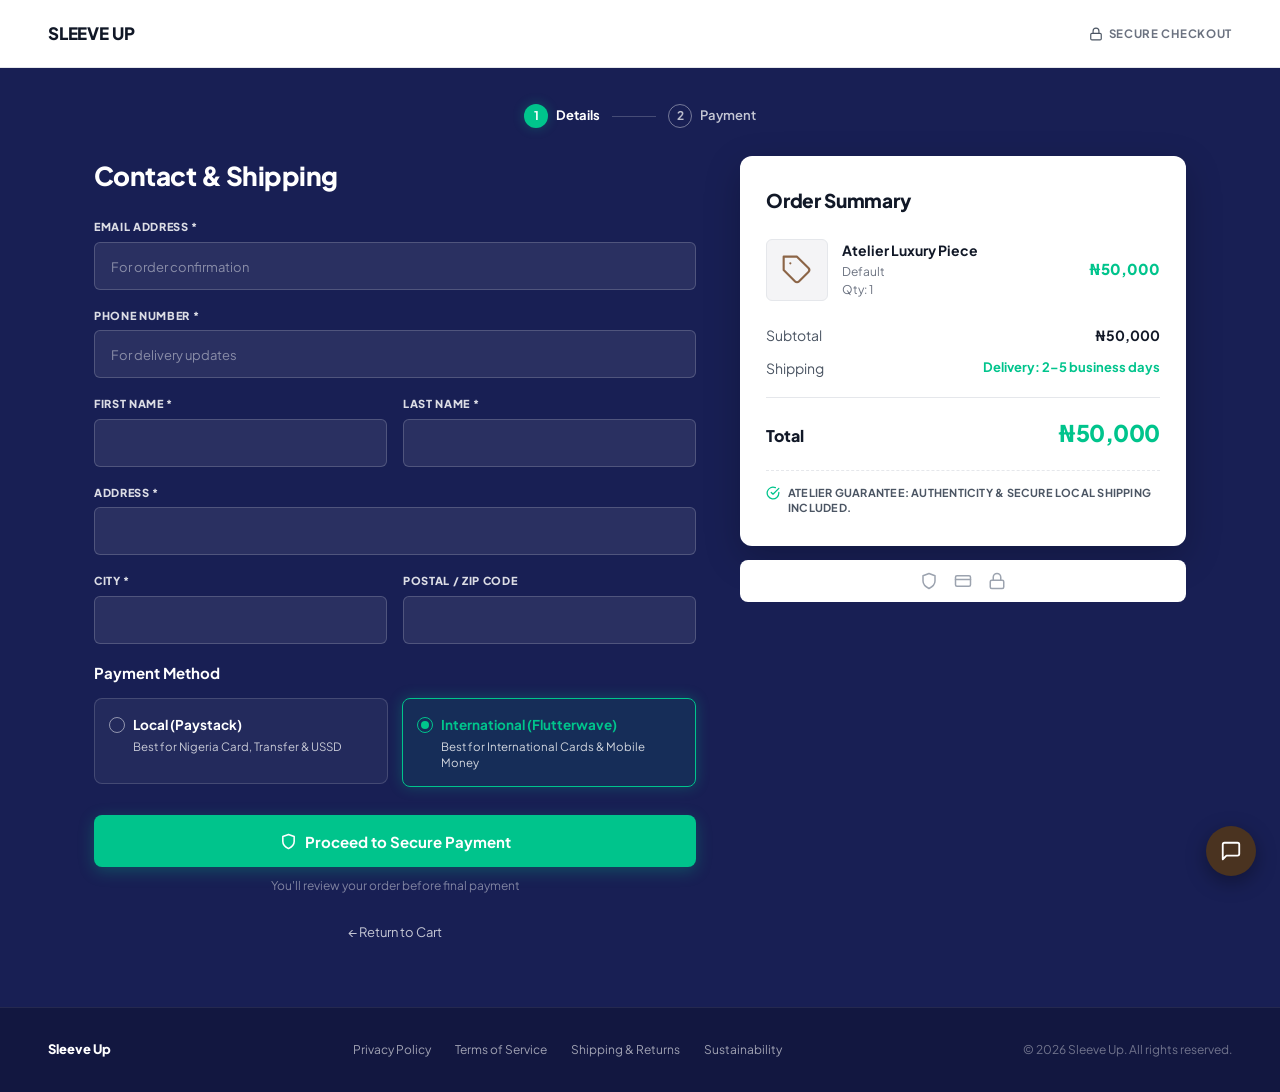
<file: checkout.html>
<!DOCTYPE html>
<html lang="en">
<head>
  <meta charset="UTF-8">
  <meta name="viewport" content="width=device-width, initial-scale=1.0">
  <title>Checkout — Sleeve Up</title>
  <meta name="description" content="Secure checkout for your Sleeve Up acquisition. Fast, encrypted payment and nationwide delivery.">

  <!-- Google Fonts: Plus Jakarta Sans -->
  <link rel="preconnect" href="https://fonts.googleapis.com">
  <link rel="preconnect" href="https://fonts.gstatic.com" crossorigin>
  <link href="https://fonts.googleapis.com/css2?family=Plus+Jakarta+Sans:wght@400;500;600;700;800&display=swap" rel="stylesheet">

  <!-- Isolated Checkout Stylesheet -->
  <link rel="stylesheet" href="checkout.css">
</head>
<body>

  <!-- ====================================================================
       1. HEADER
       ==================================================================== -->
  <header class="checkout-header" aria-label="Checkout Header">
    <a href="index.html" class="brand-logo" title="Sleeve Up Storefront">
      <span>SLEEVE UP</span>
    </a>

    <div class="header-secure-badge" aria-label="Security Notice">
      <svg viewBox="0 0 24 24" fill="none" stroke="currentColor" stroke-width="2" stroke-linecap="round" stroke-linejoin="round" aria-hidden="true">
        <rect x="3" y="11" width="18" height="11" rx="2" ry="2"></rect>
        <path d="M7 11V7a5 5 0 0 1 10 0v4"></path>
      </svg>
      <span>SECURE CHECKOUT</span>
    </div>
  </header>

  <!-- ====================================================================
       2. CHECKOUT PROGRESS
       ==================================================================== -->
  <div class="progress-container" aria-label="Checkout Step Progress">
    <div class="progress-step active" aria-current="step">
      <span class="step-badge">1</span>
      <span>Details</span>
    </div>

    <div class="progress-divider" aria-hidden="true"></div>

    <div class="progress-step inactive">
      <span class="step-badge">2</span>
      <span>Payment</span>
    </div>
  </div>

  <!-- ====================================================================
       3. MAIN CHECKOUT AREA (2-Column Desktop Layout)
       ==================================================================== -->
  <main class="checkout-main">
    <div class="checkout-grid">
      
      <!-- LEFT COLUMN: Contact & Shipping Form -->
      <section class="checkout-form-column" aria-label="Contact and Shipping Information">
        <h1 class="section-heading">Contact &amp; Shipping</h1>

        <form action="#modal-checkout-success" method="get" id="checkout-form">
          
          <!-- Email Address -->
          <div class="form-group">
            <label class="form-label" for="email">EMAIL ADDRESS *</label>
            <input type="email" id="email" name="email" class="form-input" placeholder="For order confirmation" required>
          </div>

          <!-- Phone Number -->
          <div class="form-group">
            <label class="form-label" for="phone">PHONE NUMBER *</label>
            <input type="tel" id="phone" name="phone" class="form-input" placeholder="For delivery updates" required>
          </div>

          <!-- First Name & Last Name -->
          <div class="form-row-2col">
            <div class="form-group">
              <label class="form-label" for="first-name">FIRST NAME *</label>
              <input type="text" id="first-name" name="first_name" class="form-input" required>
            </div>

            <div class="form-group">
              <label class="form-label" for="last-name">LAST NAME *</label>
              <input type="text" id="last-name" name="last_name" class="form-input" required>
            </div>
          </div>

          <!-- Address -->
          <div class="form-group">
            <label class="form-label" for="address">ADDRESS *</label>
            <input type="text" id="address" name="address" class="form-input" required>
          </div>

          <!-- City & Postal Code -->
          <div class="form-row-2col">
            <div class="form-group">
              <label class="form-label" for="city">CITY *</label>
              <input type="text" id="city" name="city" class="form-input" required>
            </div>

            <div class="form-group">
              <label class="form-label" for="postal-code">POSTAL / ZIP CODE</label>
              <input type="text" id="postal-code" name="postal_code" class="form-input">
            </div>
          </div>

          <!-- Payment Method Section -->
          <fieldset style="border: none; margin: 0; padding: 0;">
            <legend class="payment-section-title">Payment Method</legend>
            
            <div class="payment-options-grid">
              
              <!-- Option 1: Local (Paystack) -->
              <div>
                <input type="radio" name="payment_method" id="pay-local" class="payment-radio-input" value="paystack">
                <label for="pay-local" class="payment-card-label">
                  <span class="payment-card-header">
                    <span class="custom-radio" aria-hidden="true"></span>
                    <span>Local (Paystack)</span>
                  </span>
                  <span class="payment-card-desc">Best for Nigeria Card, Transfer &amp; USSD</span>
                </label>
              </div>

              <!-- Option 2: International (Flutterwave) -->
              <div>
                <input type="radio" name="payment_method" id="pay-intl" class="payment-radio-input" value="flutterwave" checked>
                <label for="pay-intl" class="payment-card-label">
                  <span class="payment-card-header">
                    <span class="custom-radio" aria-hidden="true"></span>
                    <span>International (Flutterwave)</span>
                  </span>
                  <span class="payment-card-desc">Best for International Cards &amp; Mobile Money</span>
                </label>
              </div>

            </div>
          </fieldset>

          <!-- Submit Button -->
          <button type="submit" class="btn-submit-payment">
            <svg viewBox="0 0 24 24" fill="none" stroke="currentColor" stroke-width="2.2" stroke-linecap="round" stroke-linejoin="round" aria-hidden="true">
              <path d="M12 22s8-4 8-10V5l-8-3-8 3v7c0 6 8 10 8 10z"></path>
            </svg>
            <span>Proceed to Secure Payment</span>
          </button>

          <!-- Supporting Text -->
          <p class="payment-notice-subtext">You'll review your order before final payment</p>

          <!-- Return to Cart -->
          <div class="return-cart-wrap">
            <a href="your selection.html" class="return-cart-link">
              <span>← Return to Cart</span>
            </a>
          </div>

        </form>
      </section>

      <!-- RIGHT COLUMN: Order Summary Card -->
      <aside class="checkout-summary-column" aria-label="Order Summary">
        
        <!-- White Order Summary Box -->
        <div class="order-summary-card">
          <h2 class="summary-card-title">Order Summary</h2>

          <!-- Product Item -->
          <div class="summary-product-item">
            <div class="product-thumb-box" aria-hidden="true">
              <svg viewBox="0 0 24 24" fill="none" stroke="currentColor" stroke-width="1.6" stroke-linecap="round" stroke-linejoin="round">
                <path d="M20.59 13.41l-7.17 7.17a2 2 0 0 1-2.83 0L2 12V2h10l8.59 8.59a2 2 0 0 1 0 2.82z"></path>
                <line x1="7" y1="7" x2="7.01" y2="7"></line>
              </svg>
            </div>
            <div class="product-meta-details">
              <h3 class="product-meta-name">Atelier Luxury Piece</h3>
              <p class="product-meta-sub">Default</p>
              <p class="product-meta-qty">Qty: 1</p>
            </div>
            <div class="product-meta-price">
              <span>₦50,000</span>
            </div>
          </div>

          <!-- Pricing Rows -->
          <div class="summary-pricing-list">
            <div class="summary-price-row">
              <span>Subtotal</span>
              <strong>₦50,000</strong>
            </div>

            <div class="summary-price-row">
              <span>Shipping</span>
              <span class="shipping-estimate-tag">Delivery: 2–5 business days</span>
            </div>
          </div>

          <div class="summary-card-divider"></div>

          <!-- Total Row -->
          <div class="summary-total-row">
            <span class="total-label">Total</span>
            <span class="total-amount">₦50,000</span>
          </div>

          <!-- Authenticity Guarantee Box -->
          <div class="summary-guarantee-box">
            <svg viewBox="0 0 24 24" fill="none" stroke="currentColor" stroke-width="2.2" stroke-linecap="round" stroke-linejoin="round" aria-hidden="true">
              <path d="M22 11.08V12a10 10 0 1 1-5.93-9.14"></path>
              <polyline points="22 4 12 14.01 9 11.01"></polyline>
            </svg>
            <span>ATELIER GUARANTEE: AUTHENTICITY &amp; SECURE LOCAL SHIPPING INCLUDED.</span>
          </div>
        </div>

        <!-- Trust Badges Strip -->
        <div class="trust-badges-card" aria-label="Payment Security Standards">
          <svg viewBox="0 0 24 24" fill="none" stroke="currentColor" stroke-width="2" stroke-linecap="round" stroke-linejoin="round" title="Verified Security">
            <path d="M12 22s8-4 8-10V5l-8-3-8 3v7c0 6 8 10 8 10z"></path>
          </svg>
          <svg viewBox="0 0 24 24" fill="none" stroke="currentColor" stroke-width="2" stroke-linecap="round" stroke-linejoin="round" title="Encrypted Card Processing">
            <rect x="2" y="5" width="20" height="14" rx="2"></rect>
            <line x1="2" y1="10" x2="22" y2="10"></line>
          </svg>
          <svg viewBox="0 0 24 24" fill="none" stroke="currentColor" stroke-width="2" stroke-linecap="round" stroke-linejoin="round" title="256-Bit SSL Encryption">
            <rect x="3" y="11" width="18" height="11" rx="2" ry="2"></rect>
            <path d="M7 11V7a5 5 0 0 1 10 0v4"></path>
          </svg>
        </div>

      </aside>

    </div>
  </main>

  <!-- ====================================================================
       4. FOOTER
       ==================================================================== -->
  <footer class="checkout-footer" aria-label="Footer Information">
    <div class="footer-brand">
      <span>Sleeve Up</span>
    </div>

    <nav class="footer-links" aria-label="Legal Links">
      <a href="#" class="footer-link">Privacy Policy</a>
      <a href="#" class="footer-link">Terms of Service</a>
      <a href="#" class="footer-link">Shipping &amp; Returns</a>
      <a href="#" class="footer-link">Sustainability</a>
    </nav>

    <div class="footer-copyright">
      <span>© 2026 Sleeve Up. All rights reserved.</span>
    </div>
  </footer>

  <!-- Floating Customer Support Widget -->
  <a href="https://wa.me/2349153625566" target="_blank" rel="noopener" class="chat-concierge-pill" aria-label="Customer Support Concierge">
    <svg viewBox="0 0 24 24" fill="none" stroke="currentColor" stroke-width="2" stroke-linecap="round" stroke-linejoin="round" aria-hidden="true">
      <path d="M21 15a2 2 0 0 1-2 2H7l-4 4V5a2 2 0 0 1 2-2h14a2 2 0 0 1 2 2z"></path>
    </svg>
  </a>

</body>
</html>
</file>
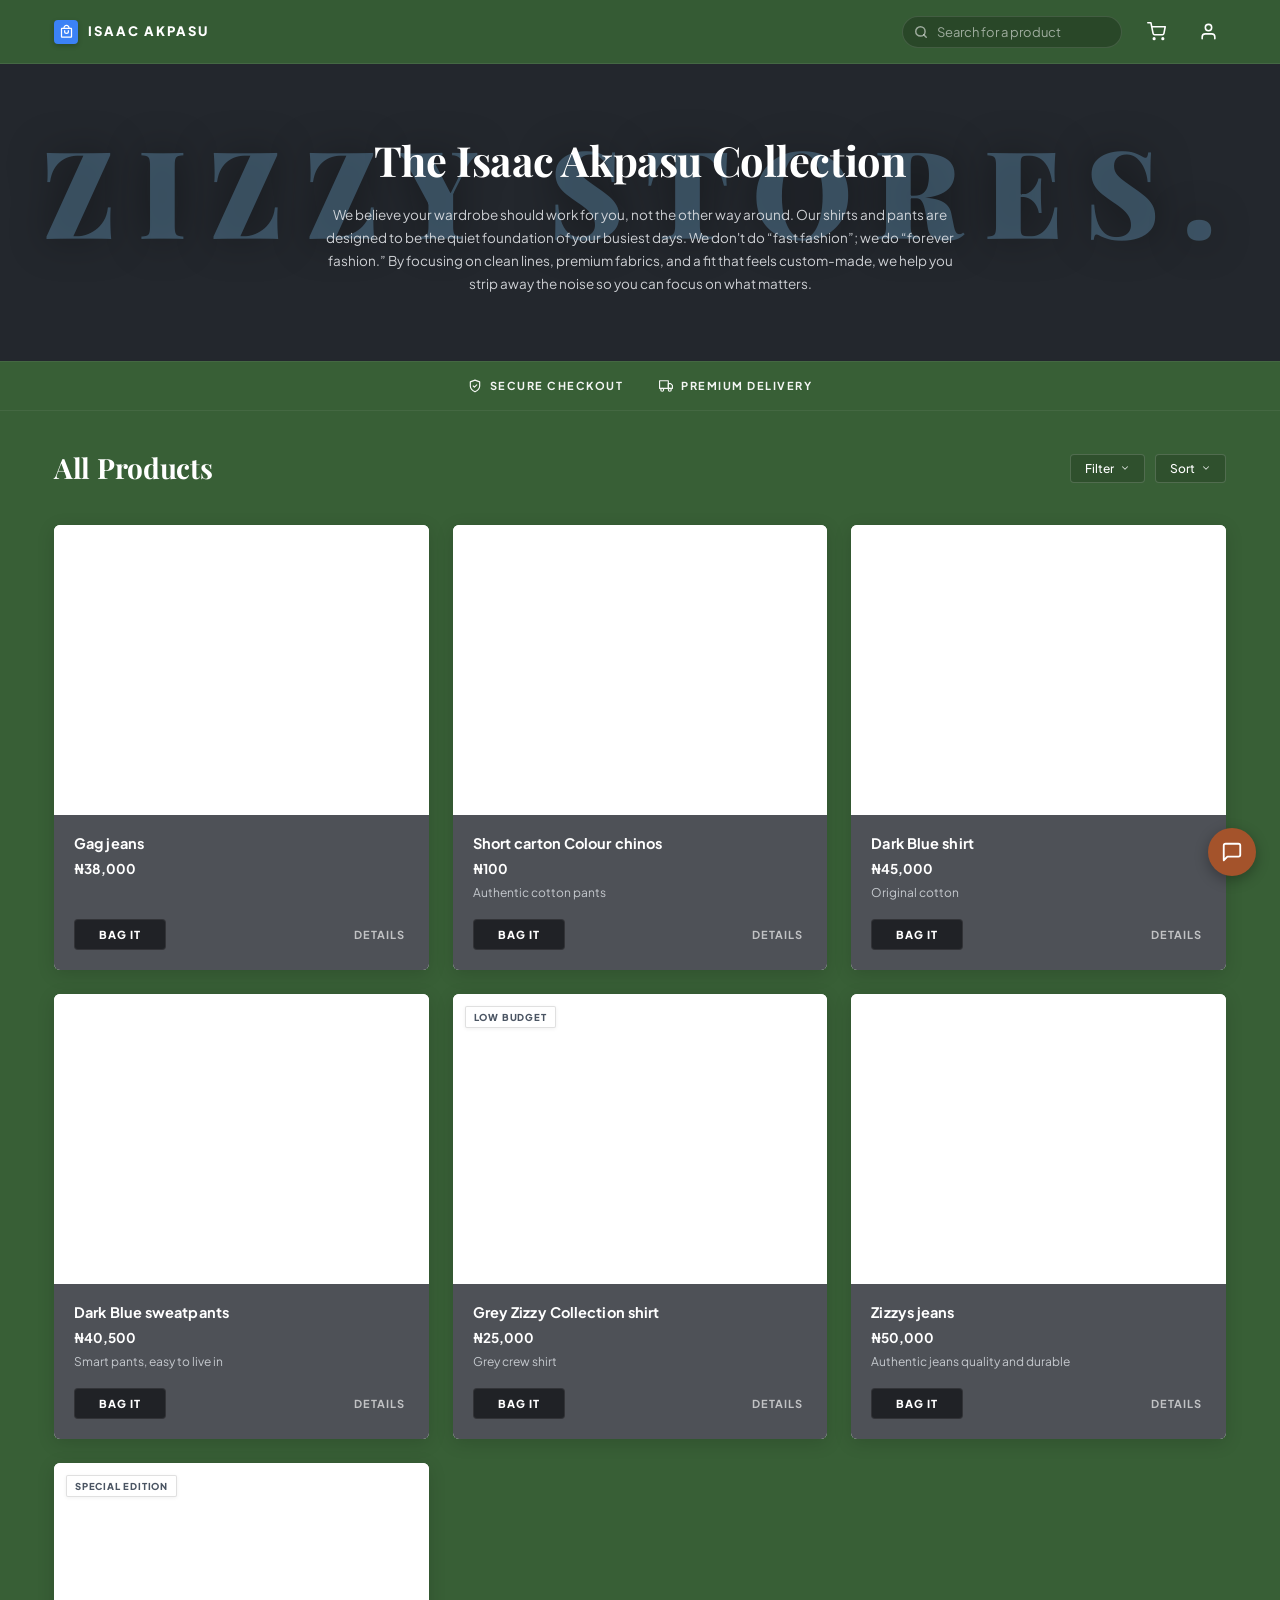
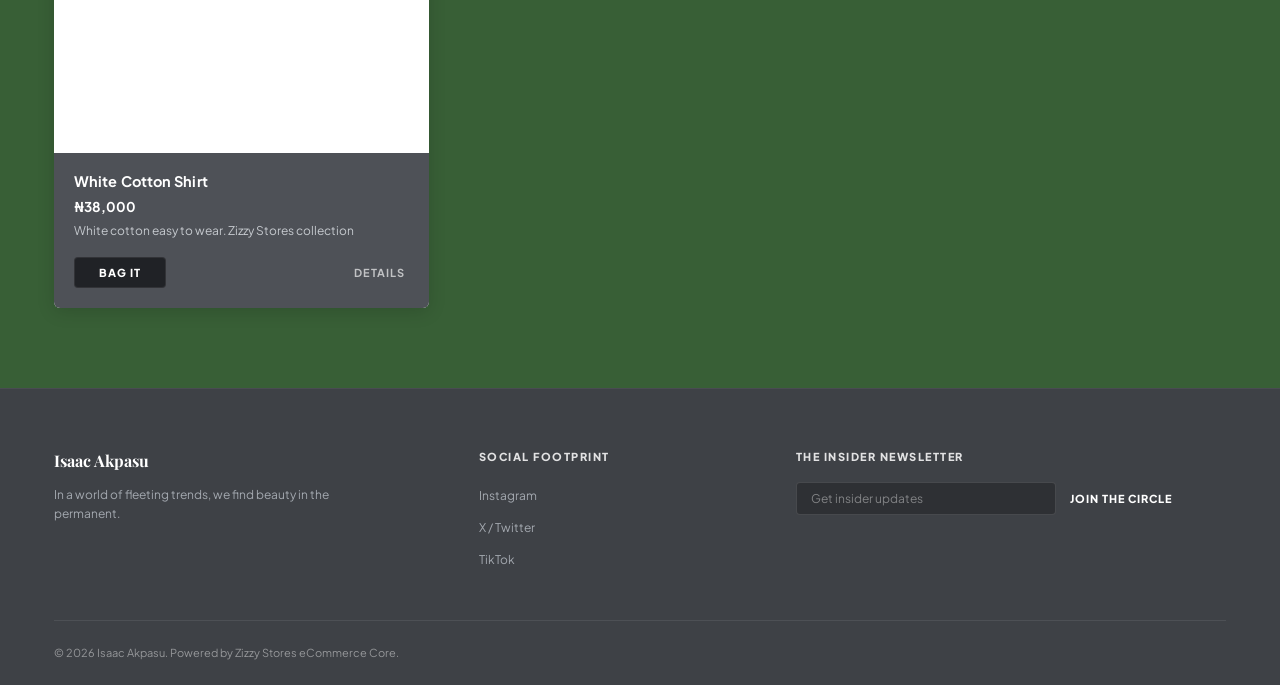
<file: collection.html>
<!DOCTYPE html>
<html lang="en">
<head>
  <meta charset="UTF-8">
  <meta name="viewport" content="width=device-width, initial-scale=1.0">
  <title>The Isaac Akpasu Collection — Forever Fashion</title>
  <meta name="description" content="Explore The Isaac Akpasu Collection. Clean lines, premium fabrics, and a fit that feels custom-made.">

  <!-- Google Fonts: Playfair Display (Headings) & Plus Jakarta Sans (Body) -->
  <link rel="preconnect" href="https://fonts.googleapis.com">
  <link rel="preconnect" href="https://fonts.gstatic.com" crossorigin>
  <link href="https://fonts.googleapis.com/css2?family=Playfair+Display:ital,wght@0,500;0,600;0,700;0,800;0,900;1,600&family=Plus+Jakarta+Sans:wght@400;500;600;700;800&display=swap" rel="stylesheet">

  <!-- Dedicated Isolated Stylesheet -->
  <link rel="stylesheet" href="collection.css">
</head>
<body>

  <!-- ====================================================================
       1. HEADER
       ==================================================================== -->
  <header class="collection-header" aria-label="Main Navigation">
    <div class="container">
      <div class="header-inner">
        
        <!-- Brand Logo & Name -->
        <a href="collection.html" class="brand-group" title="Isaac Akpasu Storefront">
          <div class="brand-logo-icon" aria-hidden="true">
            <svg width="15" height="15" viewBox="0 0 24 24" fill="currentColor">
              <path d="M19 6h-2c0-2.76-2.24-5-5-5S7 3.24 7 6H5c-1.1 0-2 .9-2 2v12c0 1.1.9 2 2 2h14c1.1 0 2-.9 2-2V8c0-1.1-.9-2-2-2zm-7-3c1.66 0 3 1.34 3 3H9c0-1.66 1.34-3 3-3zm7 17H5V8h14v12z"/>
              <path d="M9 10v2a3 3 0 0 0 6 0v-2" fill="none" stroke="white" stroke-width="2"/>
            </svg>
          </div>
          <span class="brand-title">ISAAC AKPASU</span>
        </a>

        <!-- Search Bar, Cart, & Account Actions -->
        <div class="header-actions">
          <form class="search-form" role="search" onsubmit="event.preventDefault();">
            <svg class="search-icon" viewBox="0 0 24 24" fill="none" stroke="currentColor" stroke-width="2.5" stroke-linecap="round" stroke-linejoin="round" aria-hidden="true">
              <circle cx="11" cy="11" r="8"></circle>
              <line x1="21" y1="21" x2="16.65" y2="16.65"></line>
            </svg>
            <input type="search" class="search-input" placeholder="Search for a product" aria-label="Search for a product">
          </form>

          <a href="your selection.html" class="header-icon-btn" title="Shopping Cart" aria-label="Shopping Cart">
            <svg width="19" height="19" viewBox="0 0 24 24" fill="none" stroke="currentColor" stroke-width="2" stroke-linecap="round" stroke-linejoin="round" aria-hidden="true">
              <circle cx="9" cy="21" r="1"></circle>
              <circle cx="20" cy="21" r="1"></circle>
              <path d="M1 1h4l2.68 13.39a2 2 0 0 0 2 1.61h9.72a2 2 0 0 0 2-1.61L23 6H6"></path>
            </svg>
          </a>

          <a href="brand profile.html" class="header-icon-btn" title="User Account" aria-label="User Account">
            <svg width="19" height="19" viewBox="0 0 24 24" fill="none" stroke="currentColor" stroke-width="2" stroke-linecap="round" stroke-linejoin="round" aria-hidden="true">
              <path d="M20 21v-2a4 4 0 0 0-4-4H8a4 4 0 0 0-4 4v2"></path>
              <circle cx="12" cy="7" r="4"></circle>
            </svg>
          </a>
        </div>

      </div>
    </div>
  </header>

  <!-- ====================================================================
       2. HERO SECTION
       ==================================================================== -->
  <section class="hero-section" aria-label="Hero Overview">
    <!-- Large Decorative Background Watermark -->
    <div class="hero-watermark" aria-hidden="true">ZIZZY STORES.</div>

    <div class="container hero-content">
      <h1 class="hero-title">The Isaac Akpasu Collection</h1>
      <p class="hero-desc">
        We believe your wardrobe should work for you, not the other way around. Our shirts and pants are designed to be the quiet foundation of your busiest days. We don't do &ldquo;fast fashion&rdquo;; we do &ldquo;forever fashion.&rdquo; By focusing on clean lines, premium fabrics, and a fit that feels custom-made, we help you strip away the noise so you can focus on what matters.
      </p>
    </div>
  </section>

  <!-- ====================================================================
       3. SERVICE BAR
       ==================================================================== -->
  <aside class="service-bar" aria-label="Store Guarantees">
    <div class="container">
      <div class="service-bar-inner">
        <div class="service-item">
          <svg viewBox="0 0 24 24" fill="none" stroke="currentColor" stroke-width="2" stroke-linecap="round" stroke-linejoin="round" aria-hidden="true">
            <path d="M12 22s8-4 8-10V5l-8-3-8 3v7c0 6 8 10 8 10z"></path>
            <polyline points="9 12 11 14 15 10"></polyline>
          </svg>
          <span>SECURE CHECKOUT</span>
        </div>

        <div class="service-item">
          <svg viewBox="0 0 24 24" fill="none" stroke="currentColor" stroke-width="2" stroke-linecap="round" stroke-linejoin="round" aria-hidden="true">
            <rect x="1" y="3" width="15" height="13"></rect>
            <polygon points="16 8 20 8 23 11 23 16 16 16 16 8"></polygon>
            <circle cx="5.5" cy="18.5" r="2.5"></circle>
            <circle cx="18.5" cy="18.5" r="2.5"></circle>
          </svg>
          <span>PREMIUM DELIVERY</span>
        </div>
      </div>
    </div>
  </aside>

  <!-- ====================================================================
       4. MAIN PRODUCTS SECTION
       ==================================================================== -->
  <main class="products-section" aria-label="Product Catalog">
    <div class="container">
      
      <!-- Section Title & Filter Controls -->
      <div class="products-header-row">
        <h2 class="section-title">All Products</h2>

        <div class="filter-controls">
          <button class="filter-pill-btn" type="button" aria-label="Filter products">
            <span>Filter</span>
            <svg viewBox="0 0 24 24" fill="none" stroke="currentColor" stroke-width="2.5" stroke-linecap="round" stroke-linejoin="round" aria-hidden="true">
              <polyline points="6 9 12 15 18 9"></polyline>
            </svg>
          </button>

          <button class="filter-pill-btn" type="button" aria-label="Sort products">
            <span>Sort</span>
            <svg viewBox="0 0 24 24" fill="none" stroke="currentColor" stroke-width="2.5" stroke-linecap="round" stroke-linejoin="round" aria-hidden="true">
              <polyline points="6 9 12 15 18 9"></polyline>
            </svg>
          </button>
        </div>
      </div>

      <!-- Product Cards Grid (3 Columns) -->
      <div class="product-grid">

        <!-- --------------------------------------------------------------
             CARD 1: Gag jeans
             -------------------------------------------------------------- -->
        <article class="product-card" aria-label="Gag jeans">
          <!-- Empty product image container ready for future image -->
          <div class="product-img-wrapper"></div>

          <div class="product-info">
            <div class="product-info-top">
              <h3 class="product-name">Gag jeans</h3>
              <div class="product-price">&#8358;38,000</div>
              <p class="product-desc"></p>
            </div>

            <div class="product-actions">
              <button type="button" class="btn-bag-it" onclick="window.location.href='checkout.html'">BAG IT</button>
              <button type="button" class="btn-details">DETAILS</button>
            </div>
          </div>
        </article>

        <!-- --------------------------------------------------------------
             CARD 2: Short carton Colour chinos
             -------------------------------------------------------------- -->
        <article class="product-card" aria-label="Short carton Colour chinos">
          <!-- Empty product image container ready for future image -->
          <div class="product-img-wrapper"></div>

          <div class="product-info">
            <div class="product-info-top">
              <h3 class="product-name">Short carton Colour chinos</h3>
              <div class="product-price">&#8358;100</div>
              <p class="product-desc">Authentic cotton pants</p>
            </div>

            <div class="product-actions">
              <button type="button" class="btn-bag-it" onclick="window.location.href='checkout.html'">BAG IT</button>
              <button type="button" class="btn-details">DETAILS</button>
            </div>
          </div>
        </article>

        <!-- --------------------------------------------------------------
             CARD 3: Dark Blue shirt
             -------------------------------------------------------------- -->
        <article class="product-card" aria-label="Dark Blue shirt">
          <!-- Empty product image container ready for future image -->
          <div class="product-img-wrapper"></div>

          <div class="product-info">
            <div class="product-info-top">
              <h3 class="product-name">Dark Blue shirt</h3>
              <div class="product-price">&#8358;45,000</div>
              <p class="product-desc">Original cotton</p>
            </div>

            <div class="product-actions">
              <button type="button" class="btn-bag-it" onclick="window.location.href='checkout.html'">BAG IT</button>
              <button type="button" class="btn-details">DETAILS</button>
            </div>
          </div>
        </article>

        <!-- --------------------------------------------------------------
             CARD 4: Dark Blue sweatpants
             -------------------------------------------------------------- -->
        <article class="product-card" aria-label="Dark Blue sweatpants">
          <!-- Empty product image container ready for future image -->
          <div class="product-img-wrapper"></div>

          <div class="product-info">
            <div class="product-info-top">
              <h3 class="product-name">Dark Blue sweatpants</h3>
              <div class="product-price">&#8358;40,500</div>
              <p class="product-desc">Smart pants, easy to live in</p>
            </div>

            <div class="product-actions">
              <button type="button" class="btn-bag-it" onclick="window.location.href='checkout.html'">BAG IT</button>
              <button type="button" class="btn-details">DETAILS</button>
            </div>
          </div>
        </article>

        <!-- --------------------------------------------------------------
             CARD 5: Grey Zizzy Collection shirt
             -------------------------------------------------------------- -->
        <article class="product-card" aria-label="Grey Zizzy Collection shirt">
          <!-- Empty product image container with Low Budget tag -->
          <div class="product-img-wrapper">
            <span class="card-badge">LOW BUDGET</span>
          </div>

          <div class="product-info">
            <div class="product-info-top">
              <h3 class="product-name">Grey Zizzy Collection shirt</h3>
              <div class="product-price">&#8358;25,000</div>
              <p class="product-desc">Grey crew shirt</p>
            </div>

            <div class="product-actions">
              <button type="button" class="btn-bag-it" onclick="window.location.href='checkout.html'">BAG IT</button>
              <button type="button" class="btn-details">DETAILS</button>
            </div>
          </div>
        </article>

        <!-- --------------------------------------------------------------
             CARD 6: Zizzys jeans
             -------------------------------------------------------------- -->
        <article class="product-card" aria-label="Zizzys jeans">
          <!-- Empty product image container ready for future image -->
          <div class="product-img-wrapper"></div>

          <div class="product-info">
            <div class="product-info-top">
              <h3 class="product-name">Zizzys jeans</h3>
              <div class="product-price">&#8358;50,000</div>
              <p class="product-desc">Authentic jeans quality and durable</p>
            </div>

            <div class="product-actions">
              <button type="button" class="btn-bag-it" onclick="window.location.href='checkout.html'">BAG IT</button>
              <button type="button" class="btn-details">DETAILS</button>
            </div>
          </div>
        </article>

        <!-- --------------------------------------------------------------
             CARD 7: White Cotton Shirt
             -------------------------------------------------------------- -->
        <article class="product-card" aria-label="White Cotton Shirt">
          <!-- Empty product image container with Special Edition tag -->
          <div class="product-img-wrapper">
            <span class="card-badge">SPECIAL EDITION</span>
          </div>

          <div class="product-info">
            <div class="product-info-top">
              <h3 class="product-name">White Cotton Shirt</h3>
              <div class="product-price">&#8358;38,000</div>
              <p class="product-desc">White cotton easy to wear. Zizzy Stores collection</p>
            </div>

            <div class="product-actions">
              <button type="button" class="btn-bag-it" onclick="window.location.href='checkout.html'">BAG IT</button>
              <button type="button" class="btn-details">DETAILS</button>
            </div>
          </div>
        </article>

      </div>
    </div>
  </main>

  <!-- ====================================================================
       5. FOOTER
       ==================================================================== -->
  <footer class="collection-footer" aria-label="Page Footer">
    <div class="container">
      
      <div class="footer-grid">
        <!-- Brand Manifesto -->
        <div class="footer-brand-col">
          <div class="footer-brand-title">Isaac Akpasu</div>
          <p class="footer-brand-desc">
            In a world of fleeting trends, we find beauty in the permanent.
          </p>
        </div>

        <!-- Social Links -->
        <div class="footer-social-col">
          <div class="footer-section-title">SOCIAL FOOTPRINT</div>
          <ul class="footer-links-list">
            <li><a href="https://instagram.com" class="footer-link" target="_blank" rel="noopener noreferrer">Instagram</a></li>
            <li><a href="https://twitter.com" class="footer-link" target="_blank" rel="noopener noreferrer">X / Twitter</a></li>
            <li><a href="https://tiktok.com" class="footer-link" target="_blank" rel="noopener noreferrer">TikTok</a></li>
          </ul>
        </div>

        <!-- Newsletter Subscription -->
        <div class="footer-newsletter-col">
          <div class="footer-section-title">THE INSIDER NEWSLETTER</div>
          <form class="newsletter-form" onsubmit="event.preventDefault(); alert('Thank you for joining the inner circle.');">
            <input type="email" class="newsletter-input" placeholder="Get insider updates" aria-label="Email address for newsletter" required>
            <button type="submit" class="newsletter-btn">JOIN THE CIRCLE</button>
          </form>
        </div>
      </div>

      <!-- Copyright Note -->
      <div class="footer-bottom">
        <p class="footer-copyright">&copy; 2026 Isaac Akpasu. Powered by Zizzy Stores eCommerce Core.</p>
      </div>

    </div>
  </footer>

  <!-- Floating Chat Support Widget -->
  <aside class="floating-support-btn" title="Need help? Chat with us" aria-label="Customer Support Chat">
    <svg viewBox="0 0 24 24" fill="none" stroke="currentColor" stroke-width="2" stroke-linecap="round" stroke-linejoin="round" aria-hidden="true">
      <path d="M21 15a2 2 0 0 1-2 2H7l-4 4V5a2 2 0 0 1 2-2h14a2 2 0 0 1 2 2z"></path>
    </svg>
  </aside>

</body>
</html>
</file>
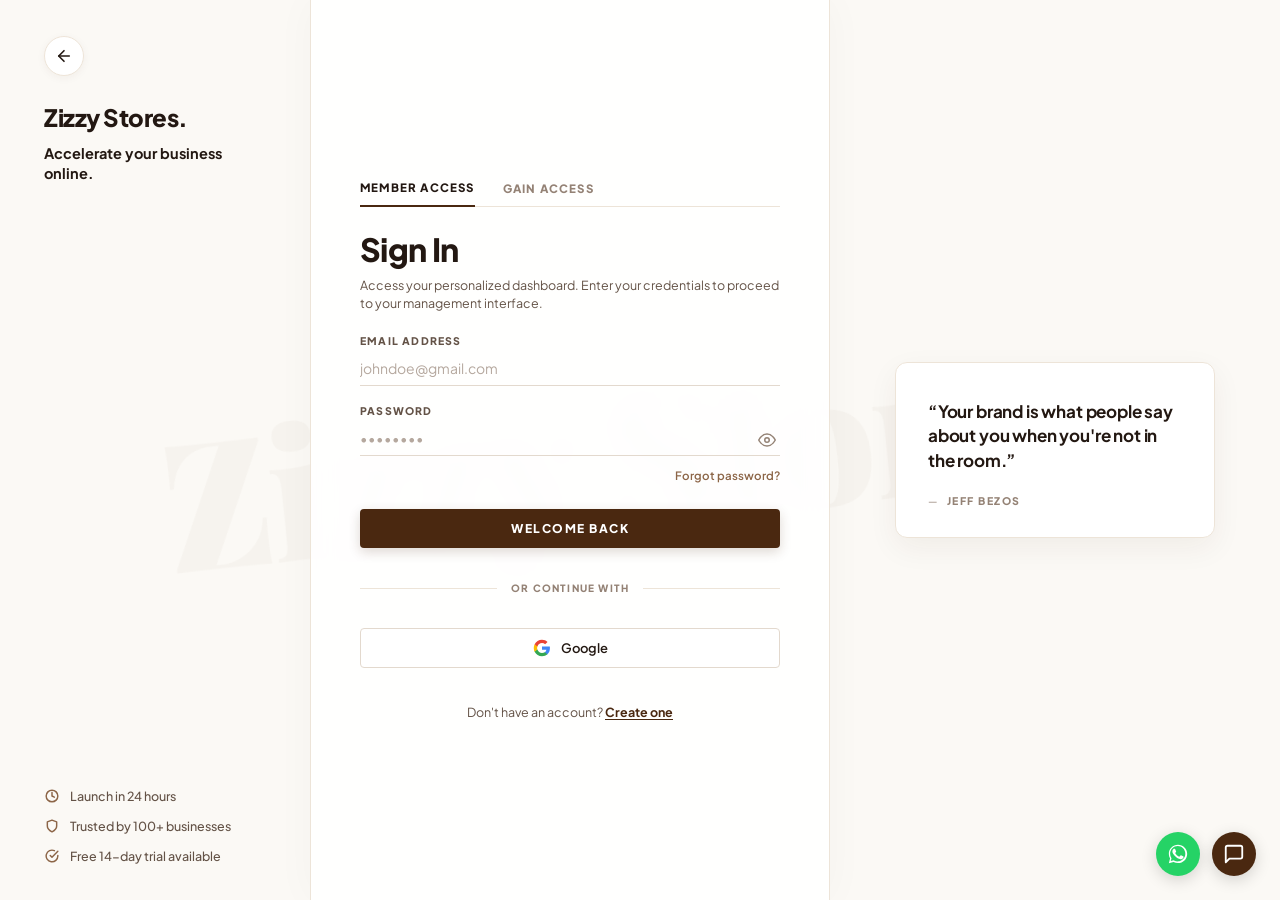
<file: signin.html>
<!DOCTYPE html>
<html lang="en">
<head>
  <meta charset="UTF-8">
  <meta name="viewport" content="width=device-width, initial-scale=1.0">
  <title>Sign In — Zizzy Stores</title>
  <meta name="description" content="Access your personalized Zizzy Stores dashboard. Enter your credentials to proceed to your management interface.">

  <!-- Google Fonts: Plus Jakarta Sans & Playfair Display -->
  <link rel="preconnect" href="https://fonts.googleapis.com">
  <link rel="preconnect" href="https://fonts.gstatic.com" crossorigin>
  <link href="https://fonts.googleapis.com/css2?family=Playfair+Display:wght@700;800;900&family=Plus+Jakarta+Sans:wght@400;500;600;700;800&display=swap" rel="stylesheet">

  <!-- Dedicated Stylesheet -->
  <link rel="stylesheet" href="signin.css">
</head>
<body>

  <!-- Background Decorative Watermark -->
  <div class="bg-watermark" aria-hidden="true">Zizzy Stores</div>

  <!-- Single Viewport Auth Container (Zero Scroll on Desktop) -->
  <div class="auth-viewport">

    <!-- ====================================================================
         LEFT PANEL: BRAND SIDEBAR
         ==================================================================== -->
    <aside class="auth-sidebar" aria-label="Brand Overview">
      <div class="sidebar-top">
        <!-- Back Arrow Button -->
        <a href="index.html" class="back-nav-btn" title="Back to Dashboard" aria-label="Back to Dashboard">
          <svg width="18" height="18" viewBox="0 0 24 24" fill="none" stroke="currentColor" stroke-width="2.2" stroke-linecap="round" stroke-linejoin="round" aria-hidden="true">
            <line x1="19" y1="12" x2="5" y2="12"></line>
            <polyline points="12 19 5 12 12 5"></polyline>
          </svg>
        </a>

        <!-- Wordmark & Tagline -->
        <div class="brand-identity">
          <h2 class="brand-wordmark">Zizzy Stores.</h2>
          <p class="brand-tagline">Accelerate your business online.</p>
        </div>
      </div>

      <!-- Trust Badges Checklist -->
      <ul class="trust-checklist">
        <li class="trust-item">
          <span class="trust-icon-wrap" aria-hidden="true">
            <svg viewBox="0 0 24 24" fill="none" stroke="currentColor" stroke-width="2.5" stroke-linecap="round" stroke-linejoin="round">
              <circle cx="12" cy="12" r="10"></circle>
              <polyline points="12 6 12 12 16 14"></polyline>
            </svg>
          </span>
          <span>Launch in 24 hours</span>
        </li>
        <li class="trust-item">
          <span class="trust-icon-wrap" aria-hidden="true">
            <svg viewBox="0 0 24 24" fill="none" stroke="currentColor" stroke-width="2.5" stroke-linecap="round" stroke-linejoin="round">
              <path d="M12 22s8-4 8-10V5l-8-3-8 3v7c0 6 8 10 8 10z"></path>
            </svg>
          </span>
          <span>Trusted by 100+ businesses</span>
        </li>
        <li class="trust-item">
          <span class="trust-icon-wrap" aria-hidden="true">
            <svg viewBox="0 0 24 24" fill="none" stroke="currentColor" stroke-width="2.5" stroke-linecap="round" stroke-linejoin="round">
              <path d="M22 11.08V12a10 10 0 1 1-5.93-9.14"></path>
              <polyline points="22 4 12 14.01 9 11.01"></polyline>
            </svg>
          </span>
          <span>Free 14-day trial available</span>
        </li>
      </ul>
    </aside>

    <!-- ====================================================================
         CENTER PANEL: MAIN AUTH FORM CARD
         ==================================================================== -->
    <main class="auth-main-panel" aria-label="Sign In Interface">
      <div class="form-inner-wrapper">
        
        <!-- Two-Tab Toggle (Member Access Active) -->
        <nav class="auth-tabs" aria-label="Account Access Options">
          <button type="button" class="auth-tab active" aria-current="page">Member Access</button>
          <a href="gain access.html" class="auth-tab" title="Gain Access / Create Account">Gain Access</a>
        </nav>

        <!-- Header -->
        <div class="form-header">
          <h1 class="form-title">Sign In</h1>
          <p class="form-subtitle">
            Access your personalized dashboard. Enter your credentials to proceed to your management interface.
          </p>
        </div>

        <!-- Form Elements -->
        <form class="auth-form" onsubmit="event.preventDefault(); window.location.href='index.html';">
          
          <!-- Email Address -->
          <div class="form-group">
            <label for="signin-email" class="form-label">Email Address</label>
            <div class="input-underline-wrap">
              <input 
                type="email" 
                id="signin-email" 
                name="email" 
                class="form-input" 
                placeholder="johndoe@gmail.com" 
                autocomplete="email" 
                required
              >
            </div>
          </div>

          <!-- Password with Show/Hide Toggle -->
          <div class="form-group">
            <label for="signin-password" class="form-label">Password</label>
            <div class="input-underline-wrap">
              <input 
                type="password" 
                id="signin-password" 
                name="password" 
                class="form-input" 
                placeholder="••••••••" 
                autocomplete="current-password" 
                required
              >
              <button 
                type="button" 
                id="toggle-password-btn" 
                class="password-toggle-btn" 
                aria-label="Toggle password visibility"
              >
                <!-- Eye Open Icon (Default) -->
                <svg id="eye-icon-show" viewBox="0 0 24 24" fill="none" stroke="currentColor" stroke-width="2" stroke-linecap="round" stroke-linejoin="round" aria-hidden="true">
                  <path d="M1 12s4-8 11-8 11 8 11 8-4 8-11 8-11-8-11-8z"></path>
                  <circle cx="12" cy="12" r="3"></circle>
                </svg>
                <!-- Eye Off Icon (Hidden Initially) -->
                <svg id="eye-icon-hide" viewBox="0 0 24 24" fill="none" stroke="currentColor" stroke-width="2" stroke-linecap="round" stroke-linejoin="round" aria-hidden="true" style="display: none;">
                  <path d="M17.94 17.94A10.07 10.07 0 0 1 12 20c-7 0-11-8-11-8a18.45 18.45 0 0 1 5.06-5.94M9.9 4.24A9.12 9.12 0 0 1 12 4c7 0 11 8 11 8a18.5 18.5 0 0 1-2.16 3.19m-6.72-1.07a3 3 0 1 1-4.24-4.24"></path>
                  <line x1="1" y1="1" x2="23" y2="23"></line>
                </svg>
              </button>
            </div>
          </div>

          <!-- Forgot Password Link -->
          <div class="form-aux-row">
            <a href="#" class="forgot-link">Forgot password?</a>
          </div>

          <!-- Primary CTA Button -->
          <button type="submit" class="btn-primary-auth">
            Welcome Back
          </button>

          <!-- Divider -->
          <div class="auth-divider" aria-hidden="true">
            <span class="divider-text">Or continue with</span>
          </div>

          <!-- Secondary Google Button -->
          <button type="button" class="btn-google-auth" onclick="window.location.href='index.html'">
            <svg class="google-icon" viewBox="0 0 24 24">
              <path fill="#4285F4" d="M22.56 12.25c0-.78-.07-1.53-.2-2.25H12v4.26h5.92c-.26 1.37-1.04 2.53-2.21 3.31v2.77h3.57c2.08-1.92 3.28-4.74 3.28-8.09z"/>
              <path fill="#34A853" d="M12 23c2.97 0 5.46-.98 7.28-2.66l-3.57-2.77c-.98.66-2.23 1.06-3.71 1.06-2.86 0-5.29-1.93-6.16-4.53H2.18v2.84C3.99 20.53 7.7 23 12 23z"/>
              <path fill="#FBBC05" d="M5.84 14.09c-.22-.66-.35-1.36-.35-2.09s.13-1.43.35-2.09V7.06H2.18C1.43 8.55 1 10.22 1 12s.43 3.45 1.18 4.94l2.85-2.22.81-.63z"/>
              <path fill="#EA4335" d="M12 5.38c1.62 0 3.06.56 4.21 1.64l3.15-3.15C17.45 2.09 14.97 1 12 1 7.7 1 3.99 3.47 2.18 7.06l3.66 2.84c.87-2.6 3.3-4.52 6.16-4.52z"/>
            </svg>
            <span>Google</span>
          </button>

          <!-- Footer Prompt -->
          <p class="auth-footer-prompt">
            Don't have an account? <a href="gain access.html" class="auth-footer-link">Create one</a>
          </p>

        </form>
      </div>
    </main>

    <!-- ====================================================================
         RIGHT PANEL: SOCIAL PROOF TESTIMONIAL
         ==================================================================== -->
    <aside class="auth-social-panel" aria-label="Store Testimonial">
      <div class="testimonial-card">
        <p class="quote-text">
          &ldquo;Your brand is what people say about you when you're not in the room.&rdquo;
        </p>
        <span class="quote-author">JEFF BEZOS</span>
      </div>
    </aside>

  </div>

  <!-- Floating Support Actions (Bottom Right) -->
  <div class="floating-actions-group" aria-label="Customer Support Triggers">
    <a href="https://wa.me/" class="floating-action-btn btn-whatsapp" title="WhatsApp Support" target="_blank" rel="noopener noreferrer">
      <svg viewBox="0 0 24 24" fill="currentColor">
        <path d="M17.472 14.382c-.301-.15-1.78-.879-2.056-.98-.276-.1-.477-.15-.678.15-.2.301-.778.98-.954 1.18-.175.2-.351.226-.652.075-.3-.15-1.267-.467-2.414-1.489-.893-.796-1.496-1.78-1.671-2.081-.176-.301-.019-.464.132-.614.135-.135.301-.351.451-.527.15-.175.2-.301.301-.501.1-.2.05-.376-.025-.526-.075-.15-.678-1.634-.928-2.235-.244-.587-.492-.507-.678-.517-.175-.01-.376-.01-.577-.01s-.527.075-.803.376c-.276.301-1.053 1.029-1.053 2.508 0 1.48 1.079 2.909 1.229 3.109.15.2 2.123 3.242 5.143 4.547.718.31 1.279.496 1.716.635.722.23 1.378.197 1.897.12.578-.087 1.78-.727 2.03-1.43.251-.702.251-1.304.176-1.43-.076-.125-.276-.201-.577-.351z"/>
        <path d="M12.004 2C6.48 2 2 6.48 2 12.004c0 1.76.46 3.479 1.334 4.996L2.003 22l5.127-1.345c1.47.801 3.123 1.223 4.874 1.223 5.523 0 10.003-4.48 10.003-10.004C22.007 6.48 17.527 2 12.004 2zm0 18.293c-1.543 0-3.053-.415-4.372-1.2l-.314-.186-3.252.853.868-3.17-.204-.325c-.863-1.373-1.319-2.969-1.319-4.611 0-4.57 3.719-8.289 8.289-8.289 4.57 0 8.289 3.719 8.289 8.289 0 4.57-3.719 8.289-8.289 8.289z"/>
      </svg>
    </a>

    <button type="button" class="floating-action-btn btn-chat" title="Live Chat Support" aria-label="Live Chat Support">
      <svg viewBox="0 0 24 24" fill="none" stroke="currentColor" stroke-width="2" stroke-linecap="round" stroke-linejoin="round">
        <path d="M21 15a2 2 0 0 1-2 2H7l-4 4V5a2 2 0 0 1 2-2h14a2 2 0 0 1 2 2z"></path>
      </svg>
    </button>
  </div>

  <!-- Password Show / Hide Script -->
  <script>
    document.addEventListener('DOMContentLoaded', () => {
      const toggleBtn = document.getElementById('toggle-password-btn');
      const passwordInput = document.getElementById('signin-password');
      const eyeShow = document.getElementById('eye-icon-show');
      const eyeHide = document.getElementById('eye-icon-hide');

      if (toggleBtn && passwordInput) {
        toggleBtn.addEventListener('click', () => {
          const isPassword = passwordInput.type === 'password';
          passwordInput.type = isPassword ? 'text' : 'password';
          eyeShow.style.display = isPassword ? 'none' : 'block';
          eyeHide.style.display = isPassword ? 'block' : 'none';
        });
      }
    });
  </script>

</body>
</html>
</file>
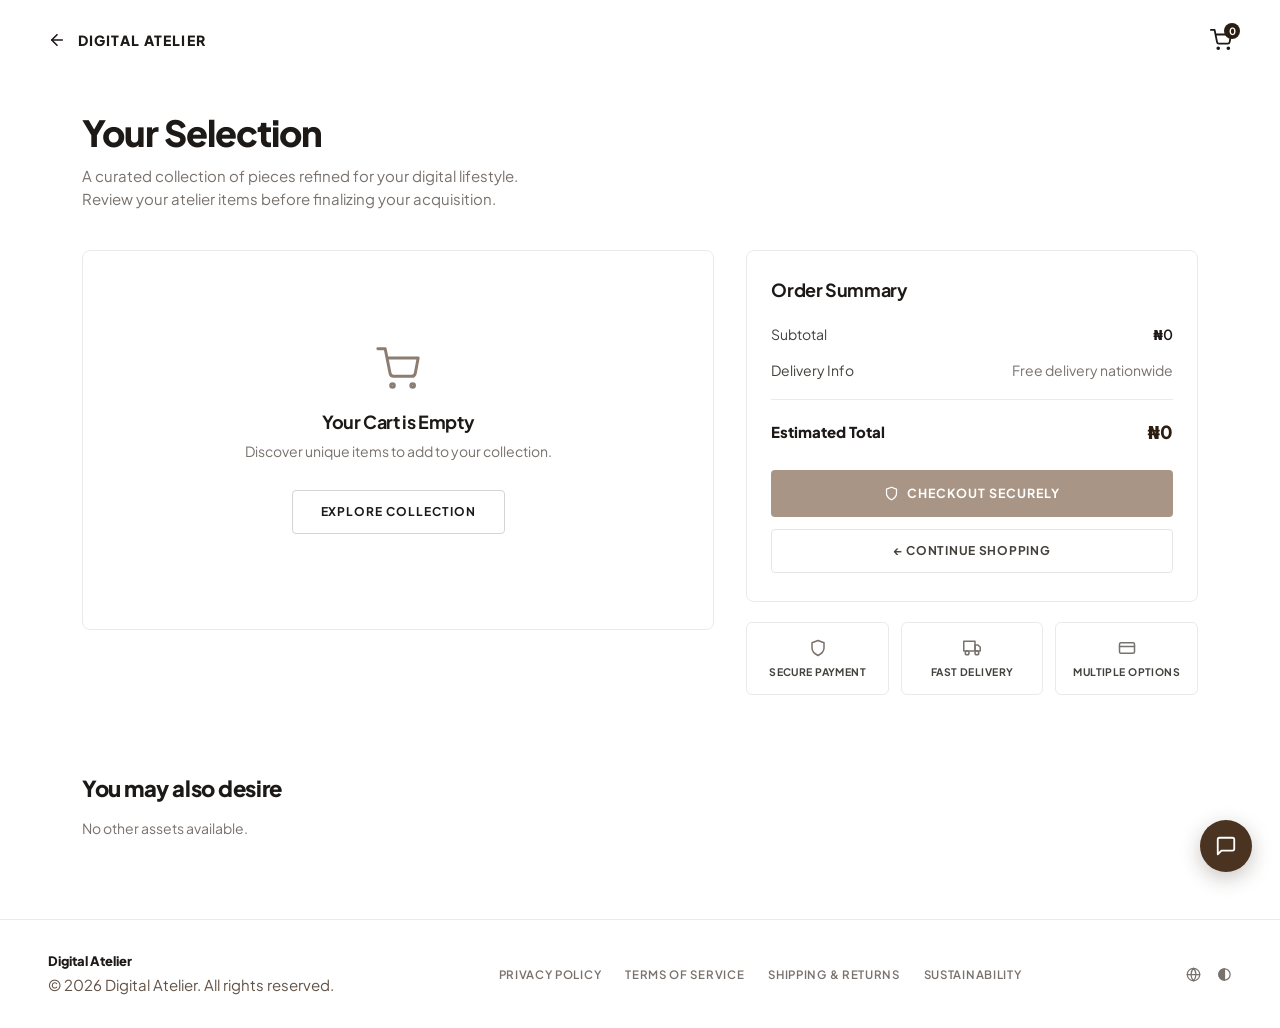
<file: your selection.html>
<!DOCTYPE html>
<html lang="en">
<head>
  <meta charset="UTF-8">
  <meta name="viewport" content="width=device-width, initial-scale=1.0">
  <title>Your Selection — Digital Atelier</title>
  <meta name="description" content="Review your atelier items before finalizing your acquisition on Digital Atelier.">

  <!-- Google Fonts: Plus Jakarta Sans -->
  <link rel="preconnect" href="https://fonts.googleapis.com">
  <link rel="preconnect" href="https://fonts.gstatic.com" crossorigin>
  <link href="https://fonts.googleapis.com/css2?family=Plus+Jakarta+Sans:wght@400;500;600;700;800&display=swap" rel="stylesheet">

  <!-- Stylesheets -->
  <link rel="stylesheet" href="css/variables.css">
  <link rel="stylesheet" href="css/base.css">
  <link rel="stylesheet" href="css/layout.css">
  <link rel="stylesheet" href="css/components.css">
  <link rel="stylesheet" href="css/responsive.css">
</head>
<body class="atelier-page">

  <!-- ====================================================================
       ATELIER HEADER
       ==================================================================== -->
  <header class="atelier-header" aria-label="Digital Atelier Navigation">
    <a href="index.html" class="atelier-brand-link" title="Return to Storefront">
      <svg width="18" height="18" viewBox="0 0 24 24" fill="none" stroke="currentColor" stroke-width="2.2" stroke-linecap="round" stroke-linejoin="round" aria-hidden="true">
        <line x1="19" y1="12" x2="5" y2="12"></line>
        <polyline points="12 19 5 12 12 5"></polyline>
      </svg>
      <span>DIGITAL ATELIER</span>
    </a>

    <a href="your selection.html" class="atelier-cart-trigger" title="Cart Selection" aria-label="Shopping Cart">
      <svg width="22" height="22" viewBox="0 0 24 24" fill="none" stroke="currentColor" stroke-width="2" stroke-linecap="round" stroke-linejoin="round" aria-hidden="true">
        <circle cx="9" cy="21" r="1"></circle>
        <circle cx="20" cy="21" r="1"></circle>
        <path d="M1 1h4l2.68 13.39a2 2 0 0 0 2 1.61h9.72a2 2 0 0 0 2-1.61L23 6H6"></path>
      </svg>
      <span class="atelier-cart-badge" aria-label="0 items in cart">0</span>
    </a>
  </header>

  <!-- ====================================================================
       MAIN CONTENT CONTAINER
       ==================================================================== -->
  <main class="atelier-main">
    
    <!-- Title & Introduction Section -->
    <div class="atelier-heading-group">
      <h1 class="atelier-heading">Your Selection</h1>
      <p class="atelier-subtitle">A curated collection of pieces refined for your digital lifestyle.</p>
      <p class="atelier-subtitle">Review your atelier items before finalizing your acquisition.</p>
    </div>

    <!-- Two-Column Selection Area -->
    <div class="atelier-cart-grid">
      
      <!-- LEFT COLUMN: Large Empty Cart Card -->
      <section class="empty-cart-card" aria-label="Current Cart Items">
        <svg class="empty-cart-icon" viewBox="0 0 24 24" fill="none" stroke="currentColor" stroke-width="1.6" stroke-linecap="round" stroke-linejoin="round" aria-hidden="true">
          <circle cx="9" cy="21" r="1"></circle>
          <circle cx="20" cy="21" r="1"></circle>
          <path d="M1 1h4l2.68 13.39a2 2 0 0 0 2 1.61h9.72a2 2 0 0 0 2-1.61L23 6H6"></path>
        </svg>
        <h2 class="empty-cart-title">Your Cart is Empty</h2>
        <p class="empty-cart-desc">Discover unique items to add to your collection.</p>
        <a href="index.html#tab-products" class="btn-explore-collection">
          EXPLORE COLLECTION
        </a>
      </section>

      <!-- RIGHT COLUMN: Order Summary Card & Feature Cards -->
      <aside class="order-summary-column" aria-label="Order Summary and Guarantees">
        
        <!-- Order Summary Card -->
        <div class="order-summary-box">
          <h2 class="order-summary-title">Order Summary</h2>

          <div class="summary-row">
            <span>Subtotal</span>
            <span class="summary-row-val"><span class="currency-symbol">₦</span>0</span>
          </div>

          <div class="summary-row">
            <span>Delivery Info</span>
            <span class="summary-row-muted">Free delivery nationwide</span>
          </div>

          <div class="summary-divider"></div>

          <div class="summary-total-row">
            <span>Estimated Total</span>
            <span class="summary-total-val"><span class="currency-symbol">₦</span>0</span>
          </div>

          <a href="#modal-empty-checkout" class="btn-checkout-securely" title="Proceed to Checkout">
            <svg width="15" height="15" viewBox="0 0 24 24" fill="none" stroke="currentColor" stroke-width="2" stroke-linecap="round" stroke-linejoin="round" aria-hidden="true">
              <path d="M12 22s8-4 8-10V5l-8-3-8 3v7c0 6 8 10 8 10z"></path>
            </svg>
            <span>CHECKOUT SECURELY</span>
          </a>

          <a href="index.html#tab-products" class="btn-continue-shopping">
            ← CONTINUE SHOPPING
          </a>
        </div>

        <!-- 3 Small Feature Cards -->
        <div class="feature-cards-grid">
          <div class="feature-card-item">
            <svg class="feature-card-icon" viewBox="0 0 24 24" fill="none" stroke="currentColor" stroke-width="2" stroke-linecap="round" stroke-linejoin="round" aria-hidden="true">
              <path d="M12 22s8-4 8-10V5l-8-3-8 3v7c0 6 8 10 8 10z"></path>
            </svg>
            <span class="feature-card-text">SECURE PAYMENT</span>
          </div>

          <div class="feature-card-item">
            <svg class="feature-card-icon" viewBox="0 0 24 24" fill="none" stroke="currentColor" stroke-width="2" stroke-linecap="round" stroke-linejoin="round" aria-hidden="true">
              <rect x="1" y="3" width="15" height="13"></rect>
              <polygon points="16 8 20 8 23 11 23 16 16 16 16 8"></polygon>
              <circle cx="5.5" cy="18.5" r="2.5"></circle>
              <circle cx="18.5" cy="18.5" r="2.5"></circle>
            </svg>
            <span class="feature-card-text">FAST DELIVERY</span>
          </div>

          <div class="feature-card-item">
            <svg class="feature-card-icon" viewBox="0 0 24 24" fill="none" stroke="currentColor" stroke-width="2" stroke-linecap="round" stroke-linejoin="round" aria-hidden="true">
              <rect x="2" y="5" width="20" height="14" rx="2"></rect>
              <line x1="2" y1="10" x2="22" y2="10"></line>
            </svg>
            <span class="feature-card-text">MULTIPLE OPTIONS</span>
          </div>
        </div>

      </aside>

    </div>

    <!-- Recommendation Section -->
    <section class="recommendation-section" aria-label="Product Recommendations">
      <h2 class="recommendation-title">You may also desire</h2>
      <p class="recommendation-empty">No other assets available.</p>
    </section>

  </main>

  <!-- ====================================================================
       FOOTER
       ==================================================================== -->
  <footer class="atelier-footer" aria-label="Footer Information">
    <div>
      <p class="atelier-footer-brand">Digital Atelier</p>
      <p>© 2026 Digital Atelier. All rights reserved.</p>
    </div>

    <nav class="atelier-footer-nav" aria-label="Legal & Policy Links">
      <a href="#modal-legal" class="atelier-footer-link">PRIVACY POLICY</a>
      <a href="#modal-legal" class="atelier-footer-link">TERMS OF SERVICE</a>
      <a href="#modal-legal" class="atelier-footer-link">SHIPPING &amp; RETURNS</a>
      <a href="#modal-legal" class="atelier-footer-link">SUSTAINABILITY</a>
    </nav>

    <div class="atelier-footer-controls" aria-label="Preferences">
      <span title="Region: Nigeria / English" style="cursor: pointer; display: inline-flex; align-items: center; gap: 4px;">
        <svg width="15" height="15" viewBox="0 0 24 24" fill="none" stroke="currentColor" stroke-width="2" stroke-linecap="round" stroke-linejoin="round" aria-hidden="true">
          <circle cx="12" cy="12" r="10"></circle>
          <line x1="2" y1="12" x2="22" y2="12"></line>
          <path d="M12 2a15.3 15.3 0 0 1 4 10 15.3 15.3 0 0 1-4 10 15.3 15.3 0 0 1-4-10 15.3 15.3 0 0 1 4-10z"></path>
        </svg>
      </span>
      <span title="Toggle Color Theme" style="cursor: pointer; display: inline-flex; align-items: center;">
        <svg width="15" height="15" viewBox="0 0 24 24" fill="none" stroke="currentColor" stroke-width="2" stroke-linecap="round" stroke-linejoin="round" aria-hidden="true">
          <circle cx="12" cy="12" r="9"></circle>
          <path d="M12 3a9 9 0 0 0 0 18z" fill="currentColor"></path>
        </svg>
      </span>
    </div>
  </footer>

  <!-- Floating Customer Support Widget -->
  <a href="#modal-support" class="atelier-chat-pill" aria-label="Customer Concierge &amp; Support">
    <svg width="22" height="22" viewBox="0 0 24 24" fill="none" stroke="currentColor" stroke-width="2" stroke-linecap="round" stroke-linejoin="round" aria-hidden="true">
      <path d="M21 15a2 2 0 0 1-2 2H7l-4 4V5a2 2 0 0 1 2-2h14a2 2 0 0 1 2 2z"></path>
    </svg>
  </a>

  <!-- ====================================================================
       PURE CSS MODALS (Using :target pseudo-class)
       ==================================================================== -->

  <!-- Modal: Empty Cart Notice on Checkout -->
  <div id="modal-empty-checkout" class="modal-overlay" role="dialog" aria-labelledby="modal-empty-title">
    <div class="modal-card">
      <div class="modal-header">
        <h3 id="modal-empty-title">Cart is Empty</h3>
        <a href="#" class="modal-close-btn" aria-label="Close dialog">&times;</a>
      </div>
      <div class="modal-body" style="text-align: center; padding: 24px;">
        <svg style="width: 48px; height: 48px; margin: 0 auto 16px auto; color: #8C7D73;" viewBox="0 0 24 24" fill="none" stroke="currentColor" stroke-width="1.8">
          <circle cx="9" cy="21" r="1"></circle>
          <circle cx="20" cy="21" r="1"></circle>
          <path d="M1 1h4l2.68 13.39a2 2 0 0 0 2 1.61h9.72a2 2 0 0 0 2-1.61L23 6H6"></path>
        </svg>
        <h4 style="font-size: 1.0625rem; font-weight: 700; color: #1C1917; margin-bottom: 6px;">Your selection contains no items</h4>
        <p style="font-size: 0.84375rem; color: #78716C;">Please add items from the digital catalog before proceeding to secure checkout.</p>
      </div>
      <div class="modal-footer" style="justify-content: center;">
        <a href="index.html#tab-products" class="btn btn-primary">Browse Collection</a>
      </div>
    </div>
  </div>

  <!-- Modal: Legal & Policies -->
  <div id="modal-legal" class="modal-overlay" role="dialog" aria-labelledby="modal-legal-title">
    <div class="modal-card">
      <div class="modal-header">
        <h3 id="modal-legal-title">Digital Atelier Policies</h3>
        <a href="#" class="modal-close-btn" aria-label="Close dialog">&times;</a>
      </div>
      <div class="modal-body">
        <h4 style="margin-bottom: 6px;">Authenticity &amp; Quality</h4>
        <p style="font-size: 0.8125rem; margin-bottom: 14px;">All pieces curated on Digital Atelier are verified for craftsmanship, luxury materials, and authentic provenance.</p>
        <h4 style="margin-bottom: 6px;">Nationwide Delivery &amp; Returns</h4>
        <p style="font-size: 0.8125rem;">Complimentary standard shipping nationwide across Nigeria. 7-day hassle-free return policy on unwashed, tagged garments.</p>
      </div>
      <div class="modal-footer">
        <a href="#" class="btn btn-secondary">Close</a>
      </div>
    </div>
  </div>

  <!-- Modal: Customer Concierge -->
  <div id="modal-support" class="modal-overlay" role="dialog" aria-labelledby="modal-support-title">
    <div class="modal-card">
      <div class="modal-header">
        <h3 id="modal-support-title">Atelier Concierge</h3>
        <a href="#" class="modal-close-btn" aria-label="Close dialog">&times;</a>
      </div>
      <div class="modal-body">
        <p style="font-size: 0.84375rem; margin-bottom: 16px;">Have questions about piece sizing, bespoke inquiries, or acquisition timing? Our concierge team is available to assist.</p>
        <div style="background: var(--bg-canvas); padding: 14px; border-radius: var(--radius-md); border: 1px solid var(--border-subtle); margin-bottom: 14px;">
          <p style="font-size: 0.8125rem; color: var(--text-primary);"><strong>Direct WhatsApp Concierge:</strong> +234 915 362 5566</p>
          <p style="font-size: 0.8125rem; color: var(--text-primary); margin-top: 4px;"><strong>Email:</strong> atelier@zizzystores.com</p>
        </div>
      </div>
      <div class="modal-footer">
        <a href="https://wa.me/2349153625566" target="_blank" rel="noopener" class="btn btn-primary">Chat on WhatsApp 💬</a>
      </div>
    </div>
  </div>

</body>
</html>
</file>
<file: css/variables.css>
/* ==========================================================================
   Zizzystores Design System - CSS Variables & Tokens
   ========================================================================== */

:root {
  /* Canvas & Surface Colors */
  --bg-canvas: #FBF9F5;
  --bg-canvas-subtle: #F5EFE9;
  --bg-card: #FFFFFF;
  --bg-card-muted: #F8F4F0;
  --bg-card-hover: #FCFAF7;

  /* Brand Espresso & Warm Brown Hierarchy */
  --brand-primary: #2C1D11;
  --brand-primary-hover: #3E2918;
  --brand-accent: #8C6547;
  --brand-accent-light: #C4A482;
  --brand-accent-subtle: #F3ECE4;
  --brand-accent-tint: #EBE0D5;

  /* Typography Colors */
  --text-primary: #231812;
  --text-secondary: #635246;
  --text-muted: #948275;

  /* Border & Divider Colors */
  --border-subtle: #EFE8E0;
  --border-default: #E3D9CE;
  --border-strong: #CFC2B3;

  /* Status Colors (Soft, accessible badges) */
  --status-success-bg: #EBF7EE;
  --status-success-text: #19692C;
  --status-success-border: #C8E8CE;

  --status-warning-bg: #FFF8E6;
  --status-warning-text: #8C5B00;
  --status-warning-border: #FFE0A3;

  --status-info-bg: #EEF4FC;
  --status-info-text: #1A538C;
  --status-info-border: #C5DCF7;

  --status-neutral-bg: #F4EFEA;
  --status-neutral-text: #594539;
  --status-neutral-border: #E3D9CE;

  /* Metric Icon Accents */
  --metric-sales-bg: #F8F3ED;
  --metric-sales-accent: #8C6547;
  --metric-orders-bg: #EEF7EF;
  --metric-orders-accent: #2A7E3B;
  --metric-products-bg: #FDF4E7;
  --metric-products-accent: #B36800;
  --metric-visitors-bg: #F0F4FA;
  --metric-visitors-accent: #2C5F9E;

  /* Border Radius Scale */
  --radius-xs: 4px;
  --radius-sm: 6px;
  --radius-md: 10px;
  --radius-lg: 14px;
  --radius-xl: 20px;
  --radius-full: 9999px;

  /* Shadows */
  --shadow-xs: 0 1px 2px rgba(44, 29, 17, 0.04);
  --shadow-sm: 0 2px 6px rgba(44, 29, 17, 0.05), 0 1px 2px rgba(44, 29, 17, 0.03);
  --shadow-md: 0 6px 18px rgba(44, 29, 17, 0.06), 0 2px 6px rgba(44, 29, 17, 0.04);
  --shadow-modal: 0 20px 48px rgba(44, 29, 17, 0.18), 0 6px 16px rgba(44, 29, 17, 0.08);

  /* Typography & Transitions */
  --font-main: 'Plus Jakarta Sans', -apple-system, BlinkMacSystemFont, 'Segoe UI', Roboto, sans-serif;
  --transition-fast: 150ms ease;
  --transition-base: 220ms cubic-bezier(0.16, 1, 0.3, 1);

  /* Layout Dimensions */
  --sidebar-width: 260px;
  --header-height: 76px;
  --mobile-nav-height: 64px;
}
</file>
<file: css/base.css>
/* ==========================================================================
   Zizzystores Design System - Base Reset & Typography
   ========================================================================== */

@import url('https://fonts.googleapis.com/css2?family=Plus+Jakarta+Sans:wght@400;500;600;700;800&display=swap');

*, *::before, *::after {
  box-sizing: border-box;
  margin: 0;
  padding: 0;
}

html {
  font-size: 16px;
  -webkit-font-smoothing: antialiased;
  -moz-osx-font-smoothing: grayscale;
  scroll-behavior: smooth;
}

body {
  font-family: var(--font-main);
  background-color: var(--bg-canvas);
  color: var(--text-primary);
  line-height: 1.5;
  min-height: 100vh;
  overflow-x: hidden;
}

:focus-visible {
  outline: 2px solid var(--brand-accent);
  outline-offset: 2px;
}

h1, h2, h3, h4, h5, h6 {
  color: var(--text-primary);
  font-weight: 700;
  line-height: 1.25;
  letter-spacing: -0.02em;
}

h1 { font-size: 1.625rem; }
h2 { font-size: 1.25rem; }
h3 { font-size: 1.0625rem; }
h4 { font-size: 0.9375rem; }

p {
  color: var(--text-secondary);
  font-size: 0.9375rem;
}

a {
  color: inherit;
  text-decoration: none;
}

button, input, select, textarea {
  font: inherit;
}

button {
  cursor: pointer;
  border: none;
  background: none;
}

img, svg {
  display: block;
  max-width: 100%;
}

table {
  width: 100%;
  border-collapse: collapse;
  text-align: left;
}

/* Custom Scrollbars */
::-webkit-scrollbar {
  width: 6px;
  height: 6px;
}
::-webkit-scrollbar-track {
  background: var(--bg-canvas);
}
::-webkit-scrollbar-thumb {
  background: var(--border-strong);
  border-radius: var(--radius-full);
}
::-webkit-scrollbar-thumb:hover {
  background: var(--brand-accent);
}

/* Utilities */
.text-subtle-hint {
  font-size: 0.8125rem;
  color: var(--text-muted);
  display: block;
  margin-top: 2px;
}

.currency-symbol {
  font-family: system-ui, -apple-system, sans-serif;
  font-weight: 600;
}
</file>
<file: css/layout.css>
/* ==========================================================================
   Zizzystores Design System - Layout & Navigation Architecture
   Pure CSS Radio-driven tab routing
   ========================================================================== */

.app-container {
  display: flex;
  min-height: 100vh;
  width: 100%;
  position: relative;
  background-color: var(--bg-canvas);
}

.tab-radio {
  position: absolute;
  opacity: 0;
  pointer-events: none;
  width: 0;
  height: 0;
}

/* ==========================================================================
   Sidebar Navigation
   ========================================================================== */
.sidebar {
  width: var(--sidebar-width);
  background: #FFFFFF;
  border-right: 1px solid var(--border-subtle);
  display: flex;
  flex-direction: column;
  position: fixed;
  top: 0;
  bottom: 0;
  left: 0;
  z-index: 40;
  transition: transform var(--transition-base);
}

.sidebar-header {
  padding: 24px 20px 20px 20px;
  border-bottom: 1px solid var(--border-subtle);
}

.brand-badge {
  display: flex;
  align-items: center;
  gap: 12px;
}

.brand-logo-box {
  width: 42px;
  height: 42px;
  background: linear-gradient(135deg, #1A5CB8 0%, #0F3E85 100%);
  border-radius: var(--radius-md);
  display: flex;
  align-items: center;
  justify-content: center;
  color: #FFFFFF;
  box-shadow: 0 4px 10px rgba(26, 92, 184, 0.25);
  flex-shrink: 0;
}

.brand-logo-box svg {
  width: 24px;
  height: 24px;
}

.brand-logo-text {
  font-weight: 800;
  font-size: 1.1875rem;
  letter-spacing: -0.03em;
  color: var(--text-primary);
  line-height: 1.1;
}

.brand-subtext {
  font-size: 0.6875rem;
  font-weight: 700;
  text-transform: uppercase;
  letter-spacing: 0.08em;
  color: var(--brand-accent);
  display: block;
  margin-top: 2px;
}

.sidebar-nav {
  flex: 1;
  padding: 20px 14px;
  overflow-y: auto;
  display: flex;
  flex-direction: column;
  gap: 24px;
}

.nav-group-title {
  font-size: 0.6875rem;
  font-weight: 700;
  text-transform: uppercase;
  letter-spacing: 0.06em;
  color: var(--text-muted);
  padding: 0 10px 8px 10px;
  display: block;
}

.nav-list {
  list-style: none;
  display: flex;
  flex-direction: column;
  gap: 4px;
}

.nav-item {
  display: flex;
  align-items: center;
  justify-content: space-between;
  padding: 10px 12px;
  border-radius: var(--radius-md);
  font-size: 0.875rem;
  font-weight: 500;
  color: var(--text-secondary);
  cursor: pointer;
  transition: all var(--transition-fast);
  user-select: none;
}

.nav-item:hover {
  background: var(--bg-canvas-subtle);
  color: var(--brand-primary);
}

.nav-item-content {
  display: flex;
  align-items: center;
  gap: 12px;
}

.nav-icon {
  width: 18px;
  height: 18px;
  color: var(--text-muted);
  transition: color var(--transition-fast);
  flex-shrink: 0;
}

.nav-badge {
  font-size: 0.6875rem;
  font-weight: 700;
  padding: 2px 7px;
  border-radius: var(--radius-full);
  background: var(--status-warning-bg);
  color: var(--status-warning-text);
  border: 1px solid var(--status-warning-border);
}

.sidebar-footer {
  padding: 16px;
  border-top: 1px solid var(--border-subtle);
  background: #FCFAF8;
}

.user-profile-card {
  display: flex;
  align-items: center;
  gap: 12px;
  padding: 8px 10px;
  border-radius: var(--radius-md);
  background: #FFFFFF;
  border: 1px solid var(--border-subtle);
}

.user-avatar {
  width: 36px;
  height: 36px;
  background: #185ADB;
  border-radius: var(--radius-sm);
  display: flex;
  align-items: center;
  justify-content: center;
  color: #FFFFFF;
  font-weight: 800;
  font-size: 0.875rem;
}

.user-details {
  flex: 1;
  min-width: 0;
}

.user-name {
  font-size: 0.8125rem;
  font-weight: 700;
  color: var(--text-primary);
  white-space: nowrap;
  overflow: hidden;
  text-overflow: ellipsis;
}

.user-role {
  font-size: 0.6875rem;
  color: var(--text-muted);
  text-transform: uppercase;
  letter-spacing: 0.04em;
}

/* ==========================================================================
   Main Content Layout
   ========================================================================== */
.main-wrapper {
  flex: 1;
  margin-left: var(--sidebar-width);
  min-height: 100vh;
  display: flex;
  flex-direction: column;
  background-color: var(--bg-canvas);
  position: relative;
}

.top-header {
  height: var(--header-height);
  background: #FFFFFF;
  border-bottom: 1px solid var(--border-subtle);
  padding: 0 32px;
  display: flex;
  align-items: center;
  justify-content: space-between;
  position: sticky;
  top: 0;
  z-index: 30;
}

.header-left {
  display: flex;
  align-items: center;
  gap: 16px;
}

.header-title-wrap h1 {
  font-size: 1.25rem;
  font-weight: 700;
  color: var(--text-primary);
  display: flex;
  align-items: center;
  gap: 8px;
}

.header-subtitle {
  font-size: 0.8125rem;
  color: var(--text-muted);
}

.header-search {
  position: relative;
  width: 280px;
}

.search-input {
  width: 100%;
  height: 38px;
  padding: 0 14px 0 36px;
  background: var(--bg-canvas);
  border: 1px solid var(--border-default);
  border-radius: var(--radius-md);
  font-size: 0.8125rem;
  color: var(--text-primary);
  transition: all var(--transition-fast);
}

.search-input:focus {
  background: #FFFFFF;
  border-color: var(--brand-accent);
  box-shadow: 0 0 0 3px var(--brand-accent-subtle);
  outline: none;
}

.search-icon {
  position: absolute;
  left: 12px;
  top: 50%;
  transform: translateY(-50%);
  width: 15px;
  height: 15px;
  color: var(--text-muted);
  pointer-events: none;
}

.header-actions {
  display: flex;
  align-items: center;
  gap: 12px;
}

.content-body {
  flex: 1;
  padding: 32px;
  max-width: 1280px;
  width: 100%;
  margin: 0 auto;
}

.view-section {
  display: none;
  animation: fadeIn 240ms ease forwards;
}

@keyframes fadeIn {
  from { opacity: 0; transform: translateY(6px); }
  to { opacity: 1; transform: translateY(0); }
}

/* Radio Checked -> View Visibility */
#tab-overview:checked ~ .main-wrapper #view-overview,
#tab-overview:checked ~ .app-container .main-wrapper #view-overview,
#tab-products:checked ~ .main-wrapper #view-products,
#tab-products:checked ~ .app-container .main-wrapper #view-products,
#tab-orders:checked ~ .main-wrapper #view-orders,
#tab-orders:checked ~ .app-container .main-wrapper #view-orders,
#tab-customers:checked ~ .main-wrapper #view-customers,
#tab-customers:checked ~ .app-container .main-wrapper #view-customers,
#tab-insights:checked ~ .main-wrapper #view-insights,
#tab-insights:checked ~ .app-container .main-wrapper #view-insights,
#tab-guide:checked ~ .main-wrapper #view-guide,
#tab-guide:checked ~ .app-container .main-wrapper #view-guide,
#tab-settings:checked ~ .main-wrapper #view-settings,
#tab-settings:checked ~ .app-container .main-wrapper #view-settings {
  display: block;
}

/* Radio Checked -> Sidebar Active Highlight */
#tab-overview:checked ~ .sidebar .nav-item[for="tab-overview"],
#tab-overview:checked ~ .app-container .sidebar .nav-item[for="tab-overview"],
#tab-products:checked ~ .sidebar .nav-item[for="tab-products"],
#tab-products:checked ~ .app-container .sidebar .nav-item[for="tab-products"],
#tab-orders:checked ~ .sidebar .nav-item[for="tab-orders"],
#tab-orders:checked ~ .app-container .sidebar .nav-item[for="tab-orders"],
#tab-customers:checked ~ .sidebar .nav-item[for="tab-customers"],
#tab-customers:checked ~ .app-container .sidebar .nav-item[for="tab-customers"],
#tab-insights:checked ~ .sidebar .nav-item[for="tab-insights"],
#tab-insights:checked ~ .app-container .sidebar .nav-item[for="tab-insights"],
#tab-guide:checked ~ .sidebar .nav-item[for="tab-guide"],
#tab-guide:checked ~ .app-container .sidebar .nav-item[for="tab-guide"],
#tab-settings:checked ~ .sidebar .nav-item[for="tab-settings"],
#tab-settings:checked ~ .app-container .sidebar .nav-item[for="tab-settings"] {
  background: var(--brand-accent-subtle);
  color: var(--brand-primary);
  font-weight: 700;
  border-left: 3px solid var(--brand-accent);
}

#tab-overview:checked ~ .sidebar .nav-item[for="tab-overview"] .nav-icon,
#tab-overview:checked ~ .app-container .sidebar .nav-item[for="tab-overview"] .nav-icon,
#tab-products:checked ~ .sidebar .nav-item[for="tab-products"] .nav-icon,
#tab-products:checked ~ .app-container .sidebar .nav-item[for="tab-products"] .nav-icon,
#tab-orders:checked ~ .sidebar .nav-item[for="tab-orders"] .nav-icon,
#tab-orders:checked ~ .app-container .sidebar .nav-item[for="tab-orders"] .nav-icon,
#tab-customers:checked ~ .sidebar .nav-item[for="tab-customers"] .nav-icon,
#tab-customers:checked ~ .app-container .sidebar .nav-item[for="tab-customers"] .nav-icon,
#tab-insights:checked ~ .sidebar .nav-item[for="tab-insights"] .nav-icon,
#tab-insights:checked ~ .app-container .sidebar .nav-item[for="tab-insights"] .nav-icon,
#tab-guide:checked ~ .sidebar .nav-item[for="tab-guide"] .nav-icon,
#tab-guide:checked ~ .app-container .sidebar .nav-item[for="tab-guide"] .nav-icon,
#tab-settings:checked ~ .sidebar .nav-item[for="tab-settings"] .nav-icon,
#tab-settings:checked ~ .app-container .sidebar .nav-item[for="tab-settings"] .nav-icon {
  color: var(--brand-accent);
}
</file>
<file: css/components.css>
/* ==========================================================================
   Zizzystores Design System - Component Library
   Warm, beginner-friendly UI cards, tables, badges, charts, and pure CSS modals
   ========================================================================== */

/* ==========================================================================
   Buttons & Badges
   ========================================================================== */
.btn {
  display: inline-flex;
  align-items: center;
  justify-content: center;
  gap: 8px;
  padding: 8px 16px;
  font-size: 0.84375rem;
  font-weight: 600;
  border-radius: var(--radius-md);
  text-decoration: none;
  cursor: pointer;
  transition: all var(--transition-fast);
  white-space: nowrap;
}

.btn-primary {
  background: var(--brand-primary);
  color: #FFFFFF;
  border: 1px solid var(--brand-primary);
  box-shadow: var(--shadow-xs);
}

.btn-primary:hover {
  background: var(--brand-primary-hover);
  box-shadow: var(--shadow-sm);
  transform: translateY(-1px);
}

.btn-secondary {
  background: #FFFFFF;
  color: var(--text-primary);
  border: 1px solid var(--border-default);
}

.btn-secondary:hover {
  background: var(--bg-canvas-subtle);
  border-color: var(--border-strong);
}

.btn-accent {
  background: var(--brand-accent-subtle);
  color: var(--brand-primary);
  border: 1px solid var(--brand-accent-tint);
}

.btn-accent:hover {
  background: var(--brand-accent-tint);
}

.btn-sm {
  padding: 6px 12px;
  font-size: 0.78125rem;
  border-radius: var(--radius-sm);
}

.btn-icon {
  width: 36px;
  height: 36px;
  padding: 0;
  border-radius: var(--radius-md);
  border: 1px solid var(--border-default);
  background: #FFFFFF;
  color: var(--text-secondary);
  display: inline-flex;
  align-items: center;
  justify-content: center;
}

.btn-icon:hover {
  background: var(--bg-canvas-subtle);
  color: var(--brand-primary);
}

.badge {
  display: inline-flex;
  align-items: center;
  gap: 5px;
  padding: 3px 8px;
  font-size: 0.71875rem;
  font-weight: 700;
  border-radius: var(--radius-full);
  text-transform: uppercase;
  letter-spacing: 0.04em;
}

.badge-success {
  background: var(--status-success-bg);
  color: var(--status-success-text);
  border: 1px solid var(--status-success-border);
}

.badge-warning {
  background: var(--status-warning-bg);
  color: var(--status-warning-text);
  border: 1px solid var(--status-warning-border);
}

.badge-info {
  background: var(--status-info-bg);
  color: var(--status-info-text);
  border: 1px solid var(--status-info-border);
}

.badge-neutral {
  background: var(--status-neutral-bg);
  color: var(--status-neutral-text);
  border: 1px solid var(--status-neutral-border);
}

.status-dot {
  width: 7px;
  height: 7px;
  border-radius: 50%;
  display: inline-block;
}

.dot-green {
  background: #22C55E;
  box-shadow: 0 0 0 2px rgba(34, 197, 94, 0.2);
}

/* ==========================================================================
   Store Profile Hero Card
   ========================================================================== */
.store-profile-banner {
  background: #FFFFFF;
  border: 1px solid var(--border-subtle);
  border-radius: var(--radius-lg);
  padding: 24px;
  display: flex;
  align-items: center;
  justify-content: space-between;
  margin-bottom: 24px;
  box-shadow: var(--shadow-xs);
  position: relative;
  overflow: hidden;
}

.store-profile-banner::before {
  content: '';
  position: absolute;
  top: 0;
  left: 0;
  width: 4px;
  height: 100%;
  background: var(--brand-accent);
}

.store-profile-left {
  display: flex;
  align-items: center;
  gap: 20px;
}

.store-logo-avatar {
  width: 68px;
  height: 68px;
  background: linear-gradient(135deg, #1C5EB9 0%, #0E3E85 100%);
  border-radius: var(--radius-md);
  display: flex;
  align-items: center;
  justify-content: center;
  color: #FFFFFF;
  box-shadow: 0 4px 12px rgba(24, 90, 219, 0.2);
  flex-shrink: 0;
}

.store-logo-avatar svg {
  width: 32px;
  height: 32px;
}

.store-info-meta {
  display: flex;
  flex-direction: column;
  gap: 4px;
}

.store-tagline-pill {
  font-size: 0.6875rem;
  font-weight: 700;
  text-transform: uppercase;
  letter-spacing: 0.08em;
  color: var(--brand-accent);
  display: flex;
  align-items: center;
  gap: 6px;
}

.store-name-title {
  font-size: 1.5rem;
  font-weight: 800;
  color: var(--text-primary);
  line-height: 1.15;
}

.store-contact-row {
  display: flex;
  align-items: center;
  gap: 16px;
  font-size: 0.8125rem;
  color: var(--text-secondary);
  margin-top: 2px;
}

.contact-item {
  display: flex;
  align-items: center;
  gap: 6px;
}

.store-profile-right {
  display: flex;
  align-items: center;
  gap: 16px;
}

.live-domain-card {
  padding: 12px 18px;
  border: 1px solid var(--border-default);
  border-radius: var(--radius-md);
  background: var(--bg-canvas);
  text-align: right;
  display: flex;
  flex-direction: column;
  gap: 4px;
  transition: all var(--transition-fast);
}

.live-domain-card:hover {
  border-color: var(--brand-accent);
  background: var(--bg-card-hover);
}

.live-domain-label {
  font-size: 0.6875rem;
  font-weight: 700;
  text-transform: uppercase;
  letter-spacing: 0.06em;
  color: var(--text-muted);
}

.live-domain-url {
  font-size: 0.875rem;
  font-weight: 700;
  color: var(--text-primary);
  display: flex;
  align-items: center;
  gap: 6px;
}

/* ==========================================================================
   "Get Your Store Ready" Setup Guide Card
   ========================================================================== */
.setup-guide-card {
  background: #FFFFFF;
  border: 1px solid var(--border-subtle);
  border-radius: var(--radius-lg);
  padding: 24px;
  margin-bottom: 24px;
  box-shadow: var(--shadow-xs);
}

.setup-header {
  display: flex;
  align-items: center;
  justify-content: space-between;
  margin-bottom: 16px;
}

.setup-title-group h2 {
  font-size: 1.0625rem;
  font-weight: 700;
  color: var(--text-primary);
  display: flex;
  align-items: center;
  gap: 8px;
}

.setup-progress-wrapper {
  margin-bottom: 20px;
}

.progress-info {
  display: flex;
  justify-content: space-between;
  font-size: 0.8125rem;
  font-weight: 600;
  color: var(--text-secondary);
  margin-bottom: 6px;
}

.progress-bar-track {
  height: 8px;
  background: var(--bg-canvas-subtle);
  border-radius: var(--radius-full);
  overflow: hidden;
  border: 1px solid var(--border-subtle);
}

.progress-bar-fill {
  height: 100%;
  width: 75%;
  background: linear-gradient(90deg, var(--brand-accent) 0%, #2A7E3B 100%);
  border-radius: var(--radius-full);
}

.setup-steps-grid {
  display: grid;
  grid-template-columns: repeat(4, 1fr);
  gap: 16px;
}

.setup-step-item {
  padding: 16px;
  border-radius: var(--radius-md);
  background: var(--bg-canvas);
  border: 1px solid var(--border-subtle);
  display: flex;
  flex-direction: column;
  justify-content: space-between;
  gap: 12px;
  transition: all var(--transition-fast);
}

.setup-step-item:hover {
  background: #FFFFFF;
  border-color: var(--brand-accent-light);
  box-shadow: var(--shadow-sm);
}

.setup-step-item.completed {
  border-left: 3px solid #2A7E3B;
}

.step-top {
  display: flex;
  align-items: flex-start;
  gap: 10px;
}

.step-icon-badge {
  width: 26px;
  height: 26px;
  border-radius: 50%;
  display: flex;
  align-items: center;
  justify-content: center;
  font-size: 0.75rem;
  font-weight: 700;
  flex-shrink: 0;
}

.completed .step-icon-badge {
  background: var(--status-success-bg);
  color: var(--status-success-text);
  border: 1px solid var(--status-success-border);
}

.pending .step-icon-badge {
  background: var(--brand-accent-subtle);
  color: var(--brand-primary);
  border: 1px solid var(--brand-accent-tint);
}

.step-details h3 {
  font-size: 0.84375rem;
  font-weight: 700;
  color: var(--text-primary);
  margin-bottom: 2px;
}

.step-details p {
  font-size: 0.75rem;
  color: var(--text-muted);
  line-height: 1.35;
}

/* ==========================================================================
   Summary Metrics Grid & Cards
   ========================================================================== */
.metrics-grid {
  display: grid;
  grid-template-columns: repeat(3, 1fr);
  gap: 20px;
  margin-bottom: 24px;
}

.metrics-grid-4 {
  grid-template-columns: repeat(4, 1fr);
}

.metric-card {
  background: #FFFFFF;
  border: 1px solid var(--border-subtle);
  border-radius: var(--radius-lg);
  padding: 22px 20px;
  display: flex;
  flex-direction: column;
  justify-content: space-between;
  box-shadow: var(--shadow-xs);
  transition: all var(--transition-fast);
}

.metric-card:hover {
  transform: translateY(-2px);
  box-shadow: var(--shadow-md);
  border-color: var(--border-default);
}

.metric-card-top {
  display: flex;
  align-items: center;
  justify-content: space-between;
  margin-bottom: 12px;
  min-height: 40px;
}

.metric-icon-box {
  width: 40px;
  height: 40px;
  border-radius: var(--radius-md);
  display: flex;
  align-items: center;
  justify-content: center;
}

.metric-icon-box svg {
  width: 20px;
  height: 20px;
}

.metric-sales .metric-icon-box { background: var(--metric-sales-bg); color: var(--metric-sales-accent); }
.metric-orders .metric-icon-box { background: var(--metric-orders-bg); color: var(--metric-orders-accent); }
.metric-products .metric-icon-box { background: var(--metric-products-bg); color: var(--metric-products-accent); }
.metric-visitors .metric-icon-box { background: var(--metric-visitors-bg); color: var(--metric-visitors-accent); }

.metric-label-group {
  margin-bottom: 8px;
}

.metric-title {
  font-size: 0.75rem;
  font-weight: 700;
  text-transform: uppercase;
  letter-spacing: 0.06em;
  color: var(--text-muted);
}

.metric-explain {
  font-size: 0.75rem;
  color: var(--text-secondary);
  margin-top: 1px;
}

.metric-value-row {
  display: flex;
  align-items: baseline;
  justify-content: space-between;
  gap: 8px;
}

.metric-number {
  font-size: 1.75rem;
  font-weight: 800;
  color: var(--text-primary);
  line-height: 1.1;
  letter-spacing: -0.02em;
}

.metric-subtag {
  font-size: 0.75rem;
  font-weight: 600;
  color: var(--status-success-text);
  display: flex;
  align-items: center;
  gap: 3px;
}

.metric-supporting-text {
  font-size: 0.8125rem;
  color: var(--text-muted);
  line-height: 1.4;
  margin-top: 8px;
}

/* ==========================================================================
   Dashboard Main Split & Sections
   ========================================================================== */
.dashboard-split-layout {
  display: grid;
  grid-template-columns: 2fr 1fr;
  gap: 24px;
}

.section-card {
  background: #FFFFFF;
  border: 1px solid var(--border-subtle);
  border-radius: var(--radius-lg);
  padding: 24px;
  margin-bottom: 24px;
  box-shadow: var(--shadow-xs);
}

.card-header-row {
  display: flex;
  align-items: center;
  justify-content: space-between;
  margin-bottom: 18px;
  padding-bottom: 12px;
  border-bottom: 1px solid var(--border-subtle);
}

.card-title-group h2 {
  font-size: 1.125rem;
  font-weight: 700;
  color: var(--text-primary);
}

.card-title-group p {
  font-size: 0.8125rem;
  color: var(--text-muted);
}

.card-header-link {
  font-size: 0.78125rem;
  font-weight: 700;
  color: var(--brand-accent);
  text-transform: uppercase;
  letter-spacing: 0.05em;
  display: flex;
  align-items: center;
  gap: 4px;
  cursor: pointer;
}

.card-header-link:hover {
  color: var(--brand-primary);
}

/* ==========================================================================
   Weekly Sales Bar Chart
   ========================================================================== */
.chart-container {
  padding: 16px 0 0 0;
}

.chart-bars-wrap {
  display: flex;
  align-items: flex-end;
  justify-content: space-between;
  height: 150px;
  padding: 0 10px;
  gap: 12px;
  border-bottom: 1px solid var(--border-subtle);
}

.chart-bar-col {
  flex: 1;
  display: flex;
  flex-direction: column;
  align-items: center;
  height: 100%;
  justify-content: flex-end;
  position: relative;
}

.chart-bar-fill {
  width: 100%;
  max-width: 38px;
  background: var(--brand-accent-tint);
  border-radius: var(--radius-sm) var(--radius-sm) 0 0;
  transition: all var(--transition-fast);
  position: relative;
}

.chart-bar-fill:hover {
  background: var(--brand-accent);
}

.chart-bar-fill.active-day {
  background: var(--brand-primary);
}

.chart-bar-tooltip {
  position: absolute;
  top: -30px;
  left: 50%;
  transform: translateX(-50%);
  background: var(--brand-primary);
  color: #FFFFFF;
  padding: 2px 6px;
  border-radius: var(--radius-xs);
  font-size: 0.6875rem;
  font-weight: 700;
  white-space: nowrap;
  opacity: 0;
  pointer-events: none;
  transition: opacity var(--transition-fast);
}

.chart-bar-fill:hover .chart-bar-tooltip {
  opacity: 1;
}

.chart-bar-label {
  font-size: 0.75rem;
  font-weight: 600;
  color: var(--text-muted);
  margin-top: 8px;
}

/* ==========================================================================
   Tables
   ========================================================================== */
.data-table-container {
  overflow-x: auto;
}

.data-table {
  width: 100%;
  border-collapse: collapse;
}

.data-table th {
  padding: 10px 14px;
  font-size: 0.6875rem;
  font-weight: 700;
  text-transform: uppercase;
  letter-spacing: 0.06em;
  color: var(--text-muted);
  border-bottom: 1px solid var(--border-default);
  background: var(--bg-canvas);
}

.data-table td {
  padding: 14px;
  font-size: 0.84375rem;
  color: var(--text-primary);
  border-bottom: 1px solid var(--border-subtle);
  vertical-align: middle;
}

.data-table tr:hover td {
  background: var(--bg-card-hover);
}

.table-product-cell {
  display: flex;
  align-items: center;
  gap: 12px;
}

.table-product-thumb {
  width: 42px;
  height: 42px;
  border-radius: var(--radius-sm);
  background: var(--bg-canvas-subtle);
  display: flex;
  align-items: center;
  justify-content: center;
  color: var(--brand-accent);
  font-weight: 700;
  border: 1px solid var(--border-subtle);
  flex-shrink: 0;
}

.table-product-info h4 {
  font-size: 0.84375rem;
  font-weight: 700;
  color: var(--text-primary);
}

.table-product-info p {
  font-size: 0.75rem;
  color: var(--text-muted);
}

/* ==========================================================================
   Widgets (Quick Actions, Traffic Sources, Tip Box)
   ========================================================================== */
.quick-actions-list {
  display: flex;
  flex-direction: column;
  gap: 10px;
}

.action-card-link {
  display: flex;
  align-items: center;
  justify-content: space-between;
  padding: 14px 16px;
  border: 1px solid var(--border-subtle);
  border-radius: var(--radius-md);
  background: var(--bg-canvas);
  text-decoration: none;
  transition: all var(--transition-fast);
}

.action-card-link:hover {
  background: #FFFFFF;
  border-color: var(--brand-accent);
  box-shadow: var(--shadow-sm);
  transform: translateX(2px);
}

.action-card-left {
  display: flex;
  align-items: center;
  gap: 12px;
}

.action-card-icon {
  width: 34px;
  height: 34px;
  border-radius: var(--radius-sm);
  background: var(--brand-accent-subtle);
  color: var(--brand-primary);
  display: flex;
  align-items: center;
  justify-content: center;
  flex-shrink: 0;
}

.action-card-title {
  font-size: 0.84375rem;
  font-weight: 700;
  color: var(--text-primary);
}

.action-card-desc {
  font-size: 0.71875rem;
  color: var(--text-muted);
}

.source-row {
  margin-bottom: 14px;
}

.source-meta {
  display: flex;
  justify-content: space-between;
  font-size: 0.8125rem;
  font-weight: 600;
  color: var(--text-primary);
  margin-bottom: 4px;
}

.source-bar-track {
  height: 6px;
  background: var(--bg-canvas-subtle);
  border-radius: var(--radius-full);
  overflow: hidden;
}

.source-bar-fill {
  height: 100%;
  border-radius: var(--radius-full);
}

.fill-whatsapp { width: 55%; background: #25D366; }
.fill-instagram { width: 30%; background: #E1306C; }
.fill-direct { width: 15%; background: var(--brand-primary); }

.tip-banner {
  background: var(--brand-accent-subtle);
  border: 1px dashed var(--brand-accent);
  border-radius: var(--radius-md);
  padding: 16px;
  display: flex;
  gap: 12px;
  align-items: flex-start;
}

.tip-banner-icon {
  color: var(--brand-accent);
  flex-shrink: 0;
  margin-top: 2px;
}

.tip-banner h4 {
  font-size: 0.84375rem;
  font-weight: 700;
  color: var(--brand-primary);
  margin-bottom: 2px;
}

.tip-banner p {
  font-size: 0.78125rem;
  color: var(--text-secondary);
  line-height: 1.35;
}

/* ==========================================================================
   Pure CSS Modals (Using :target pseudo-class)
   ========================================================================== */
.modal-overlay {
  position: fixed;
  top: 0;
  left: 0;
  right: 0;
  bottom: 0;
  background: rgba(35, 24, 18, 0.6);
  backdrop-filter: blur(4px);
  display: flex;
  align-items: center;
  justify-content: center;
  opacity: 0;
  visibility: hidden;
  pointer-events: none;
  transition: all var(--transition-base);
  z-index: 100;
  padding: 20px;
}

.modal-overlay:target {
  opacity: 1;
  visibility: visible;
  pointer-events: auto;
}

.modal-card {
  background: #FFFFFF;
  border-radius: var(--radius-lg);
  width: 100%;
  max-width: 520px;
  box-shadow: var(--shadow-modal);
  border: 1px solid var(--border-subtle);
  overflow: hidden;
  transform: scale(0.96) translateY(8px);
  transition: transform var(--transition-base);
}

.modal-overlay:target .modal-card {
  transform: scale(1) translateY(0);
}

.modal-header {
  padding: 20px 24px;
  border-bottom: 1px solid var(--border-subtle);
  display: flex;
  align-items: center;
  justify-content: space-between;
  background: var(--bg-card-muted);
}

.modal-header h3 {
  font-size: 1.125rem;
  font-weight: 800;
  color: var(--text-primary);
}

.modal-close-btn {
  width: 32px;
  height: 32px;
  border-radius: var(--radius-full);
  background: #FFFFFF;
  border: 1px solid var(--border-default);
  display: flex;
  align-items: center;
  justify-content: center;
  color: var(--text-muted);
  text-decoration: none;
  font-size: 1.25rem;
  line-height: 1;
  transition: all var(--transition-fast);
}

.modal-close-btn:hover {
  background: var(--brand-primary);
  color: #FFFFFF;
  border-color: var(--brand-primary);
}

.modal-body {
  padding: 24px;
  max-height: calc(85vh - 120px);
  overflow-y: auto;
}

.form-group {
  margin-bottom: 18px;
}

.form-label {
  display: block;
  font-size: 0.8125rem;
  font-weight: 700;
  color: var(--text-primary);
  margin-bottom: 6px;
}

.form-help {
  font-size: 0.71875rem;
  color: var(--text-muted);
  margin-top: 4px;
}

.form-input, .form-select, .form-textarea {
  width: 100%;
  padding: 10px 14px;
  border: 1px solid var(--border-default);
  border-radius: var(--radius-md);
  font-size: 0.875rem;
  color: var(--text-primary);
  background: var(--bg-canvas);
  transition: all var(--transition-fast);
}

.form-input:focus, .form-select:focus, .form-textarea:focus {
  outline: none;
  border-color: var(--brand-accent);
  background: #FFFFFF;
  box-shadow: 0 0 0 3px var(--brand-accent-subtle);
}

.form-textarea {
  resize: vertical;
  min-height: 80px;
}

.modal-footer {
  padding: 16px 24px;
  background: var(--bg-card-muted);
  border-top: 1px solid var(--border-subtle);
  display: flex;
  align-items: center;
  justify-content: flex-end;
  gap: 12px;
}

/* ==========================================================================
   Brand Profile Specific Components
   ========================================================================== */

/* Active Page Class for Direct Navigation (when not using pure radio) */
.nav-item.active-page {
  background: var(--brand-accent-subtle);
  color: var(--brand-primary);
  font-weight: 700;
  border-left: 3px solid var(--brand-accent);
}

.nav-item.active-page .nav-icon {
  color: var(--brand-accent);
}

/* 2-Column Form Grid */
.form-grid-2col {
  display: grid;
  grid-template-columns: 1fr 1fr;
  gap: 16px;
}

.form-label-caps {
  display: block;
  font-size: 0.6875rem;
  font-weight: 800;
  text-transform: uppercase;
  letter-spacing: 0.06em;
  color: var(--text-muted);
  margin-bottom: 6px;
}

/* Profile Completion Card */
.profile-completion-card {
  background: #FFFFFF;
  border: 1px solid var(--border-subtle);
  border-radius: var(--radius-lg);
  padding: 22px 24px;
  margin-bottom: 24px;
  box-shadow: var(--shadow-xs);
}

.completion-header {
  display: flex;
  align-items: center;
  justify-content: space-between;
  margin-bottom: 12px;
}

.completion-title {
  font-size: 0.75rem;
  font-weight: 800;
  text-transform: uppercase;
  letter-spacing: 0.08em;
  color: var(--text-primary);
  display: flex;
  align-items: center;
  gap: 8px;
}

.completion-percentage {
  font-size: 0.9375rem;
  font-weight: 800;
  color: var(--brand-accent);
}

.completion-pills-wrap {
  display: flex;
  flex-wrap: wrap;
  gap: 8px;
  margin-top: 16px;
}

.completion-pill {
  display: inline-flex;
  align-items: center;
  gap: 5px;
  padding: 4px 10px;
  border-radius: var(--radius-full);
  font-size: 0.75rem;
  font-weight: 600;
  background: var(--bg-canvas);
  color: var(--text-muted);
  border: 1px solid var(--border-default);
  transition: all var(--transition-fast);
}

.completion-pill.completed {
  background: var(--status-success-bg);
  color: var(--status-success-text);
  border-color: var(--status-success-border);
  font-weight: 700;
}

.completion-pill .pill-icon {
  font-size: 0.75rem;
}

/* Store Banner Preview Card */
.banner-preview-box {
  width: 100%;
  height: 200px;
  border-radius: var(--radius-md);
  border: 2px dashed var(--border-default);
  background: linear-gradient(135deg, #2C1D11 0%, #4A3320 50%, #8C6547 100%);
  position: relative;
  overflow: hidden;
  display: flex;
  flex-direction: column;
  align-items: center;
  justify-content: center;
  color: #FFFFFF;
  margin-bottom: 14px;
  transition: all var(--transition-fast);
}

.banner-preview-box:hover {
  border-color: var(--brand-accent-light);
}

.banner-overlay-content {
  position: absolute;
  inset: 0;
  background: rgba(35, 24, 18, 0.45);
  display: flex;
  flex-direction: column;
  align-items: center;
  justify-content: center;
  gap: 8px;
  padding: 16px;
  text-align: center;
}

.banner-store-title {
  font-size: 1.5rem;
  font-weight: 800;
  color: #FFFFFF;
  letter-spacing: -0.02em;
  text-shadow: 0 2px 8px rgba(0, 0, 0, 0.4);
}

.banner-store-tag {
  font-size: 0.75rem;
  font-weight: 600;
  color: #F3ECE4;
  letter-spacing: 0.05em;
  text-transform: uppercase;
  background: rgba(255, 255, 255, 0.18);
  padding: 2px 10px;
  border-radius: var(--radius-full);
  backdrop-filter: blur(4px);
}

.banner-actions-row {
  display: flex;
  align-items: center;
  justify-content: space-between;
  flex-wrap: wrap;
  gap: 12px;
}

/* Brand Logo Box */
.logo-preview-wrapper {
  display: flex;
  flex-direction: column;
  align-items: center;
  text-align: center;
  padding: 12px 0 6px 0;
  gap: 14px;
}

.logo-display-box {
  width: 96px;
  height: 96px;
  background: linear-gradient(135deg, #1C5EB9 0%, #0E3E85 100%);
  border-radius: var(--radius-lg);
  display: flex;
  align-items: center;
  justify-content: center;
  color: #FFFFFF;
  box-shadow: 0 6px 18px rgba(24, 90, 219, 0.25);
  border: 3px solid #FFFFFF;
  font-size: 2.25rem;
  font-weight: 800;
}

/* Payout Subaccount Box */
.payout-status-card {
  padding: 16px;
  background: var(--bg-canvas);
  border: 1px solid var(--border-default);
  border-radius: var(--radius-md);
  margin-bottom: 16px;
}

.payout-status-top {
  display: flex;
  align-items: center;
  justify-content: space-between;
  margin-bottom: 8px;
}

.payout-label {
  font-size: 0.6875rem;
  font-weight: 800;
  text-transform: uppercase;
  letter-spacing: 0.06em;
  color: var(--text-muted);
}

.payout-desc {
  font-size: 0.8125rem;
  color: var(--text-secondary);
  line-height: 1.45;
}

/* Bottom Floating Save Bar (Optional clean action row) */
.form-bottom-actions {
  display: flex;
  align-items: center;
  justify-content: flex-end;
  gap: 12px;
  padding-top: 16px;
  margin-top: 8px;
  border-top: 1px solid var(--border-subtle);
}

/* ==========================================================================
   Digital Atelier - Selection & Shopping Cart Components
   ========================================================================== */
.atelier-page {
  background-color: #FFFFFF;
  color: #1C1917;
  min-height: 100vh;
  display: flex;
  flex-direction: column;
}

.atelier-header {
  height: 80px;
  padding: 0 48px;
  display: flex;
  align-items: center;
  justify-content: space-between;
  background: #FFFFFF;
}

.atelier-brand-link {
  display: inline-flex;
  align-items: center;
  gap: 12px;
  font-size: 0.875rem;
  font-weight: 800;
  text-transform: uppercase;
  letter-spacing: 0.08em;
  color: #1C1917;
  text-decoration: none;
  transition: opacity var(--transition-fast);
}

.atelier-brand-link:hover {
  opacity: 0.8;
}

.atelier-cart-trigger {
  position: relative;
  display: inline-flex;
  align-items: center;
  justify-content: center;
  color: #1C1917;
  text-decoration: none;
}

.atelier-cart-badge {
  position: absolute;
  top: -6px;
  right: -8px;
  width: 16px;
  height: 16px;
  border-radius: 50%;
  background: #2C1D11;
  color: #FFFFFF;
  font-size: 0.625rem;
  font-weight: 700;
  display: flex;
  align-items: center;
  justify-content: center;
}

.atelier-main {
  flex: 1;
  max-width: 1180px;
  width: 100%;
  margin: 0 auto;
  padding: 32px 32px 80px 32px;
}

.atelier-heading-group {
  margin-bottom: 40px;
}

.atelier-heading {
  font-size: 2.25rem;
  font-weight: 800;
  color: #1C1917;
  letter-spacing: -0.025em;
  margin-bottom: 12px;
  line-height: 1.15;
}

.atelier-subtitle {
  font-size: 0.9375rem;
  color: #78716C;
  line-height: 1.5;
}

.atelier-cart-grid {
  display: grid;
  grid-template-columns: 1.4fr 1fr;
  gap: 32px;
  align-items: start;
  margin-bottom: 64px;
}

.empty-cart-card {
  background: #FFFFFF;
  border: 1px solid #ECEAE6;
  border-radius: 8px;
  min-height: 380px;
  padding: 48px 32px;
  display: flex;
  flex-direction: column;
  align-items: center;
  justify-content: center;
  text-align: center;
}

.empty-cart-icon {
  width: 44px;
  height: 44px;
  color: #8C7D73;
  margin-bottom: 20px;
}

.empty-cart-title {
  font-size: 1.125rem;
  font-weight: 700;
  color: #1C1917;
  margin-bottom: 8px;
}

.empty-cart-desc {
  font-size: 0.875rem;
  color: #78716C;
  margin-bottom: 28px;
}

.btn-explore-collection {
  display: inline-flex;
  align-items: center;
  justify-content: center;
  padding: 12px 28px;
  background: #FFFFFF;
  border: 1px solid #D6D3D1;
  color: #1C1917;
  font-size: 0.75rem;
  font-weight: 700;
  text-transform: uppercase;
  letter-spacing: 0.08em;
  border-radius: 4px;
  text-decoration: none;
  transition: all var(--transition-fast);
}

.btn-explore-collection:hover {
  background: #F5F5F4;
  border-color: #A8A29E;
}

.order-summary-box {
  background: #FFFFFF;
  border: 1px solid #ECEAE6;
  border-radius: 8px;
  padding: 28px 24px;
  margin-bottom: 20px;
}

.order-summary-title {
  font-size: 1.125rem;
  font-weight: 700;
  color: #1C1917;
  margin-bottom: 22px;
}

.summary-row {
  display: flex;
  justify-content: space-between;
  align-items: center;
  font-size: 0.875rem;
  color: #44403C;
  margin-bottom: 14px;
}

.summary-row-val {
  font-weight: 600;
  color: #1C1917;
}

.summary-row-muted {
  color: #78716C;
}

.summary-divider {
  height: 1px;
  background: #ECEAE6;
  margin: 18px 0;
}

.summary-total-row {
  display: flex;
  justify-content: space-between;
  align-items: center;
  font-size: 0.9375rem;
  font-weight: 800;
  color: #1C1917;
  margin-bottom: 24px;
}

.summary-total-val {
  font-size: 1.125rem;
  font-weight: 800;
  color: #2C1D11;
}

.btn-checkout-securely {
  display: flex;
  align-items: center;
  justify-content: center;
  gap: 8px;
  width: 100%;
  padding: 14px;
  background: #A89585;
  color: #FFFFFF;
  font-size: 0.78125rem;
  font-weight: 700;
  text-transform: uppercase;
  letter-spacing: 0.08em;
  border-radius: 4px;
  border: none;
  text-decoration: none;
  margin-bottom: 12px;
  cursor: pointer;
  transition: all var(--transition-fast);
}

.btn-checkout-securely:hover {
  background: #968373;
}

.btn-continue-shopping {
  display: flex;
  align-items: center;
  justify-content: center;
  gap: 6px;
  width: 100%;
  padding: 12px;
  background: #FFFFFF;
  border: 1px solid #E5E5E5;
  color: #44403C;
  font-size: 0.75rem;
  font-weight: 700;
  text-transform: uppercase;
  letter-spacing: 0.06em;
  border-radius: 4px;
  text-decoration: none;
  transition: all var(--transition-fast);
}

.btn-continue-shopping:hover {
  background: #F5F5F4;
  border-color: #D6D3D1;
}

.feature-cards-grid {
  display: grid;
  grid-template-columns: repeat(3, 1fr);
  gap: 12px;
}

.feature-card-item {
  background: #FFFFFF;
  border: 1px solid #ECEAE6;
  border-radius: 6px;
  padding: 16px 8px;
  display: flex;
  flex-direction: column;
  align-items: center;
  justify-content: center;
  text-align: center;
  gap: 8px;
}

.feature-card-icon {
  width: 18px;
  height: 18px;
  color: #78716C;
}

.feature-card-text {
  font-size: 0.65rem;
  font-weight: 700;
  text-transform: uppercase;
  letter-spacing: 0.04em;
  color: #44403C;
  line-height: 1.25;
}

.recommendation-section {
  padding-top: 16px;
}

.recommendation-title {
  font-size: 1.375rem;
  font-weight: 800;
  color: #1C1917;
  letter-spacing: -0.02em;
  margin-bottom: 16px;
}

.recommendation-empty {
  font-size: 0.875rem;
  color: #78716C;
}

.atelier-footer {
  border-top: 1px solid #ECEAE6;
  padding: 32px 48px;
  background: #FFFFFF;
  display: flex;
  align-items: center;
  justify-content: space-between;
  flex-wrap: wrap;
  gap: 20px;
  font-size: 0.75rem;
  color: #78716C;
}

.atelier-footer-brand {
  font-weight: 800;
  color: #1C1917;
  font-size: 0.8125rem;
  margin-bottom: 2px;
}

.atelier-footer-nav {
  display: flex;
  align-items: center;
  gap: 24px;
  flex-wrap: wrap;
}

.atelier-footer-link {
  font-size: 0.71875rem;
  font-weight: 600;
  text-transform: uppercase;
  letter-spacing: 0.06em;
  color: #78716C;
  text-decoration: none;
  transition: color var(--transition-fast);
}

.atelier-footer-link:hover {
  color: #1C1917;
}

.atelier-footer-controls {
  display: flex;
  align-items: center;
  gap: 16px;
  color: #78716C;
}

.atelier-chat-pill {
  position: fixed;
  bottom: 28px;
  right: 28px;
  width: 52px;
  height: 52px;
  border-radius: 50%;
  background: #4A3320;
  color: #FFFFFF;
  display: flex;
  align-items: center;
  justify-content: center;
  box-shadow: 0 6px 20px rgba(44, 29, 17, 0.25);
  cursor: pointer;
  z-index: 60;
  transition: transform var(--transition-fast);
  text-decoration: none;
}

.atelier-chat-pill:hover {
  transform: scale(1.05);
}
</file>
<file: css/responsive.css>
/* ==========================================================================
   Zizzystores Design System - Responsive Styles
   ========================================================================== */

/* Mobile Bottom Navigation Bar (Hidden on Desktop) */
.mobile-bottom-nav {
  display: none;
  position: fixed;
  bottom: 0;
  left: 0;
  right: 0;
  height: var(--mobile-nav-height);
  background: #FFFFFF;
  border-top: 1px solid var(--border-subtle);
  box-shadow: 0 -4px 16px rgba(44, 29, 17, 0.08);
  z-index: 50;
  align-items: center;
  justify-content: space-around;
  padding: 0 8px;
}

.mobile-nav-btn {
  display: flex;
  flex-direction: column;
  align-items: center;
  justify-content: center;
  gap: 3px;
  color: var(--text-muted);
  font-size: 0.6875rem;
  font-weight: 600;
  padding: 6px 10px;
  border-radius: var(--radius-sm);
  cursor: pointer;
  transition: all var(--transition-fast);
}

.mobile-nav-btn svg {
  width: 20px;
  height: 20px;
}

/* Mobile Bottom Nav Active States */
#tab-overview:checked ~ .mobile-bottom-nav .mobile-nav-btn[for="tab-overview"],
#tab-overview:checked ~ .app-container .mobile-bottom-nav .mobile-nav-btn[for="tab-overview"],
#tab-products:checked ~ .mobile-bottom-nav .mobile-nav-btn[for="tab-products"],
#tab-products:checked ~ .app-container .mobile-bottom-nav .mobile-nav-btn[for="tab-products"],
#tab-orders:checked ~ .mobile-bottom-nav .mobile-nav-btn[for="tab-orders"],
#tab-orders:checked ~ .app-container .mobile-bottom-nav .mobile-nav-btn[for="tab-orders"],
#tab-customers:checked ~ .mobile-bottom-nav .mobile-nav-btn[for="tab-customers"],
#tab-customers:checked ~ .app-container .mobile-bottom-nav .mobile-nav-btn[for="tab-customers"],
#tab-insights:checked ~ .mobile-bottom-nav .mobile-nav-btn[for="tab-insights"],
#tab-insights:checked ~ .app-container .mobile-bottom-nav .mobile-nav-btn[for="tab-insights"] {
  color: var(--brand-accent);
  font-weight: 700;
}

/* Tablet Breakpoints (<= 1024px) */
@media (max-width: 1024px) {
  :root {
    --sidebar-width: 220px;
  }

  .content-body {
    padding: 24px;
  }

  .metrics-grid {
    grid-template-columns: repeat(3, 1fr);
    gap: 16px;
  }

  .metrics-grid-4,
  .setup-steps-grid {
    grid-template-columns: repeat(2, 1fr);
    gap: 16px;
  }

  .dashboard-split-layout {
    grid-template-columns: 1fr;
    gap: 20px;
  }
}

/* Mobile Breakpoints (<= 768px) */
@media (max-width: 768px) {
  .sidebar {
    display: none;
  }

  .main-wrapper {
    margin-left: 0;
    padding-bottom: calc(var(--mobile-nav-height) + 20px);
  }

  .mobile-bottom-nav {
    display: flex;
  }

  .top-header {
    height: 64px;
    padding: 0 16px;
  }

  .header-search,
  .header-subtitle {
    display: none;
  }

  .header-title-wrap h1 {
    font-size: 1.0625rem;
  }

  .content-body {
    padding: 16px;
  }

  .store-profile-banner {
    flex-direction: column;
    align-items: flex-start;
    padding: 18px 16px;
    gap: 16px;
  }

  .store-profile-left,
  .store-profile-right {
    width: 100%;
  }

  .store-profile-left {
    gap: 14px;
  }

  .store-name-title {
    font-size: 1.25rem;
  }

  .store-contact-row {
    flex-wrap: wrap;
    gap: 8px 14px;
  }

  .live-domain-card {
    width: 100%;
    text-align: left;
    flex-direction: row;
    align-items: center;
    justify-content: space-between;
  }

  .metrics-grid,
  .metrics-grid-4 {
    grid-template-columns: 1fr;
    gap: 12px;
    margin-bottom: 20px;
  }

  .metric-card {
    padding: 16px 14px;
  }

  .metric-number {
    font-size: 1.375rem;
  }

  .metric-icon-box {
    width: 32px;
    height: 32px;
  }

  .metric-icon-box svg {
    width: 16px;
    height: 16px;
  }

  .setup-steps-grid {
    grid-template-columns: 1fr;
    gap: 10px;
  }

  .form-grid-2col {
    grid-template-columns: 1fr;
    gap: 12px;
  }

  .banner-preview-box {
    height: 160px;
  }

  .banner-store-title {
    font-size: 1.25rem;
  }

  .modal-overlay {
    padding: 12px;
    align-items: flex-end;
  }

  .modal-card {
    max-height: 90vh;
    border-radius: var(--radius-xl) var(--radius-xl) 0 0;
  }

  .modal-body {
    padding: 18px 16px;
  }

  .modal-header,
  .modal-footer {
    padding: 12px 16px;
  }
}

@media (max-width: 900px) {
  .atelier-header {
    padding: 0 24px;
    height: 70px;
  }

  .atelier-main {
    padding: 24px 20px 60px 20px;
  }

  .atelier-cart-grid {
    grid-template-columns: 1fr;
    gap: 24px;
    margin-bottom: 40px;
  }

  .atelier-footer {
    padding: 28px 24px;
    flex-direction: column;
    align-items: flex-start;
    gap: 20px;
  }

  .atelier-footer-nav {
    gap: 16px;
  }
}

@media (max-width: 480px) {
  .metrics-grid {
    grid-template-columns: 1fr;
  }

  .metric-value-row {
    flex-direction: column;
    align-items: flex-start;
    gap: 4px;
  }

  .header-actions .btn-secondary {
    display: none;
  }

  .atelier-heading {
    font-size: 1.75rem;
  }

  .atelier-header {
    padding: 0 16px;
  }

  .atelier-main {
    padding: 20px 16px 60px 16px;
  }

  .empty-cart-card {
    padding: 36px 16px;
    min-height: 300px;
  }

  .feature-cards-grid {
    grid-template-columns: 1fr;
    gap: 8px;
  }

  .atelier-footer-nav {
    flex-direction: column;
    align-items: flex-start;
    gap: 12px;
  }
}
</file>
<file: checkout.css>
/* ==========================================================================
   Checkout Page Stylesheet - Sleeve Up / Zizzystores
   Plain CSS3 - Isolated for checkout.html
   ========================================================================== */

@import url('https://fonts.googleapis.com/css2?family=Plus+Jakarta+Sans:wght@400;500;600;700;800&display=swap');

*, *::before, *::after {
  box-sizing: border-box;
  margin: 0;
  padding: 0;
}

:root {
  --bg-checkout: #181F54;
  --bg-checkout-dark: #121740;
  --color-primary: #00C48C;
  --color-primary-hover: #00B07D;
  --color-primary-glow: rgba(0, 196, 140, 0.28);
  
  --text-white: #FFFFFF;
  --text-muted: rgba(255, 255, 255, 0.75);
  --text-dim: rgba(255, 255, 255, 0.45);
  
  --card-bg: #FFFFFF;
  --card-text: #111827;
  --card-text-muted: #6B7280;
  --card-border: #E5E7EB;
  
  --input-bg: rgba(255, 255, 255, 0.08);
  --input-border: rgba(255, 255, 255, 0.18);
  --input-focus-border: #00C48C;
  
  --radius-sm: 6px;
  --radius-md: 8px;
  --radius-lg: 12px;
  --radius-full: 9999px;
  
  --font-main: 'Plus Jakarta Sans', -apple-system, BlinkMacSystemFont, 'Segoe UI', Roboto, sans-serif;
  --transition: all 0.2s cubic-bezier(0.16, 1, 0.3, 1);
}

body {
  font-family: var(--font-main);
  background-color: var(--bg-checkout);
  color: var(--text-white);
  min-height: 100vh;
  display: flex;
  flex-direction: column;
  -webkit-font-smoothing: antialiased;
  -moz-osx-font-smoothing: grayscale;
  line-height: 1.5;
  overflow-x: hidden;
}

/* ==========================================================================
   Header
   ========================================================================== */
.checkout-header {
  height: 68px;
  background-color: #FFFFFF;
  border-bottom: 1px solid #E5E7EB;
  padding: 0 48px;
  display: flex;
  align-items: center;
  justify-content: space-between;
  position: sticky;
  top: 0;
  z-index: 50;
}

.brand-logo {
  font-size: 1.0625rem;
  font-weight: 800;
  letter-spacing: -0.01em;
  color: #111827;
  text-decoration: none;
  display: flex;
  align-items: center;
  gap: 8px;
}

.header-secure-badge {
  display: inline-flex;
  align-items: center;
  gap: 6px;
  font-size: 0.71875rem;
  font-weight: 700;
  text-transform: uppercase;
  letter-spacing: 0.06em;
  color: #6B7280;
}

.header-secure-badge svg {
  width: 14px;
  height: 14px;
  color: #4B5563;
}

/* ==========================================================================
   Checkout Progress Steps
   ========================================================================== */
.progress-container {
  display: flex;
  align-items: center;
  justify-content: center;
  gap: 12px;
  padding: 36px 20px 28px 20px;
}

.progress-step {
  display: flex;
  align-items: center;
  gap: 8px;
  font-size: 0.8125rem;
  font-weight: 600;
  color: var(--text-muted);
  user-select: none;
}

.progress-step.active {
  color: #FFFFFF;
  font-weight: 700;
}

.step-badge {
  width: 24px;
  height: 24px;
  border-radius: 50%;
  display: flex;
  align-items: center;
  justify-content: center;
  font-size: 0.75rem;
  font-weight: 700;
}

.progress-step.active .step-badge {
  background-color: var(--color-primary);
  color: #FFFFFF;
  box-shadow: 0 0 12px var(--color-primary-glow);
}

.progress-step.inactive .step-badge {
  background-color: transparent;
  border: 1.5px solid rgba(255, 255, 255, 0.4);
  color: rgba(255, 255, 255, 0.7);
}

.progress-divider {
  width: 44px;
  height: 1px;
  background-color: rgba(255, 255, 255, 0.2);
}

/* ==========================================================================
   Main Layout & Two-Column Grid
   ========================================================================== */
.checkout-main {
  flex: 1;
  max-width: 1140px;
  width: 100%;
  margin: 0 auto;
  padding: 0 24px 64px 24px;
}

.checkout-grid {
  display: grid;
  grid-template-columns: 1.35fr 1fr;
  gap: 44px;
  align-items: start;
}

/* ==========================================================================
   Left Column: Contact & Shipping Form
   ========================================================================== */
.section-heading {
  font-size: 1.625rem;
  font-weight: 800;
  color: #FFFFFF;
  letter-spacing: -0.02em;
  margin-bottom: 24px;
}

.form-group {
  margin-bottom: 18px;
}

.form-label {
  display: block;
  font-size: 0.6875rem;
  font-weight: 800;
  text-transform: uppercase;
  letter-spacing: 0.06em;
  color: rgba(255, 255, 255, 0.85);
  margin-bottom: 6px;
}

.form-input {
  width: 100%;
  height: 48px;
  background: var(--input-bg);
  border: 1px solid var(--input-border);
  border-radius: var(--radius-sm);
  padding: 0 16px;
  font-size: 0.875rem;
  color: #FFFFFF;
  font-family: inherit;
  transition: var(--transition);
  outline: none;
}

.form-input::placeholder {
  color: var(--text-dim);
  font-size: 0.8125rem;
}

.form-input:focus {
  background: rgba(255, 255, 255, 0.12);
  border-color: var(--color-primary);
  box-shadow: 0 0 0 3px var(--color-primary-glow);
}

.form-row-2col {
  display: grid;
  grid-template-columns: 1fr 1fr;
  gap: 16px;
}

/* ==========================================================================
   Payment Method Cards
   ========================================================================== */
.payment-section-title {
  font-size: 0.9375rem;
  font-weight: 700;
  color: #FFFFFF;
  margin: 28px 0 14px 0;
}

.payment-options-grid {
  display: grid;
  grid-template-columns: 1fr 1fr;
  gap: 14px;
  margin-bottom: 28px;
}

.payment-radio-input {
  position: absolute;
  opacity: 0;
  pointer-events: none;
}

.payment-card-label {
  display: flex;
  flex-direction: column;
  padding: 16px 14px;
  border-radius: var(--radius-md);
  cursor: pointer;
  transition: var(--transition);
  border: 1.5px solid rgba(255, 255, 255, 0.15);
  background: rgba(255, 255, 255, 0.05);
  color: #FFFFFF;
  position: relative;
  min-height: 86px;
}

.payment-card-label:hover {
  background: rgba(255, 255, 255, 0.09);
  border-color: rgba(255, 255, 255, 0.3);
}

.payment-card-header {
  display: flex;
  align-items: center;
  gap: 8px;
  font-size: 0.84375rem;
  font-weight: 700;
  margin-bottom: 4px;
}

.custom-radio {
  width: 16px;
  height: 16px;
  border-radius: 50%;
  border: 1.5px solid rgba(255, 255, 255, 0.5);
  display: inline-flex;
  align-items: center;
  justify-content: center;
  flex-shrink: 0;
  transition: var(--transition);
}

.custom-radio::after {
  content: '';
  width: 8px;
  height: 8px;
  border-radius: 50%;
  background-color: transparent;
  transition: var(--transition);
}

.payment-card-desc {
  font-size: 0.71875rem;
  color: var(--text-muted);
  line-height: 1.35;
  padding-left: 24px;
}

/* Paystack Selected State (White Card with Dark Text) */
#pay-local:checked + .payment-card-label {
  background: #FFFFFF;
  border-color: #FFFFFF;
  color: #111827;
  box-shadow: 0 4px 14px rgba(0, 0, 0, 0.15);
}

#pay-local:checked + .payment-card-label .payment-card-header {
  color: #111827;
}

#pay-local:checked + .payment-card-label .custom-radio {
  border-color: #111827;
}

#pay-local:checked + .payment-card-label .custom-radio::after {
  background-color: #111827;
}

#pay-local:checked + .payment-card-label .payment-card-desc {
  color: #6B7280;
}

/* Flutterwave Selected State (Emerald Highlight Card) */
#pay-intl:checked + .payment-card-label {
  background: rgba(0, 196, 140, 0.08);
  border-color: var(--color-primary);
  color: #FFFFFF;
  box-shadow: 0 0 14px var(--color-primary-glow);
}

#pay-intl:checked + .payment-card-label .payment-card-header {
  color: var(--color-primary);
}

#pay-intl:checked + .payment-card-label .custom-radio {
  border-color: var(--color-primary);
}

#pay-intl:checked + .payment-card-label .custom-radio::after {
  background-color: var(--color-primary);
}

#pay-intl:checked + .payment-card-label .payment-card-desc {
  color: rgba(255, 255, 255, 0.8);
}

/* ==========================================================================
   Submit Button & Actions
   ========================================================================== */
.btn-submit-payment {
  width: 100%;
  height: 52px;
  background-color: var(--color-primary);
  border: none;
  border-radius: var(--radius-md);
  color: #FFFFFF;
  font-size: 0.9375rem;
  font-weight: 700;
  font-family: inherit;
  display: inline-flex;
  align-items: center;
  justify-content: center;
  gap: 8px;
  cursor: pointer;
  box-shadow: 0 4px 16px var(--color-primary-glow);
  transition: var(--transition);
  text-decoration: none;
}

.btn-submit-payment:hover {
  background-color: var(--color-primary-hover);
  transform: translateY(-1px);
  box-shadow: 0 6px 20px var(--color-primary-glow);
}

.btn-submit-payment svg {
  width: 17px;
  height: 17px;
}

.payment-notice-subtext {
  font-size: 0.75rem;
  color: var(--text-dim);
  text-align: center;
  margin-top: 10px;
}

.return-cart-wrap {
  text-align: center;
  margin-top: 24px;
}

.return-cart-link {
  font-size: 0.8125rem;
  color: var(--text-muted);
  text-decoration: none;
  display: inline-flex;
  align-items: center;
  gap: 6px;
  transition: var(--transition);
}

.return-cart-link:hover {
  color: #FFFFFF;
  text-decoration: underline;
}

/* ==========================================================================
   Right Column: Order Summary Card
   ========================================================================== */
.order-summary-card {
  background-color: var(--card-bg);
  border-radius: var(--radius-lg);
  padding: 30px 26px;
  color: var(--card-text);
  box-shadow: 0 12px 36px rgba(0, 0, 0, 0.22);
}

.summary-card-title {
  font-size: 1.1875rem;
  font-weight: 800;
  color: #111827;
  letter-spacing: -0.01em;
  margin-bottom: 24px;
}

.summary-product-item {
  display: flex;
  align-items: center;
  justify-content: space-between;
  gap: 14px;
  margin-bottom: 24px;
}

.product-thumb-box {
  width: 62px;
  height: 62px;
  border-radius: var(--radius-sm);
  background: #F4F4F6;
  border: 1px solid var(--card-border);
  display: flex;
  align-items: center;
  justify-content: center;
  flex-shrink: 0;
  overflow: hidden;
}

.product-thumb-box svg {
  width: 32px;
  height: 32px;
  color: #8C6547;
}

.product-meta-details {
  flex: 1;
}

.product-meta-name {
  font-size: 0.875rem;
  font-weight: 700;
  color: #111827;
  margin-bottom: 2px;
}

.product-meta-sub {
  font-size: 0.75rem;
  color: var(--card-text-muted);
}

.product-meta-qty {
  font-size: 0.75rem;
  color: var(--card-text-muted);
}

.product-meta-price {
  font-size: 0.9375rem;
  font-weight: 800;
  color: var(--color-primary);
}

.summary-pricing-list {
  display: flex;
  flex-direction: column;
  gap: 12px;
}

.summary-price-row {
  display: flex;
  justify-content: space-between;
  align-items: center;
  font-size: 0.875rem;
  color: #4B5563;
}

.summary-price-row strong {
  color: #111827;
}

.shipping-estimate-tag {
  color: var(--color-primary);
  font-size: 0.8125rem;
  font-weight: 700;
}

.summary-card-divider {
  height: 1px;
  background-color: var(--card-border);
  margin: 18px 0;
}

.summary-total-row {
  display: flex;
  justify-content: space-between;
  align-items: baseline;
  margin-bottom: 20px;
}

.total-label {
  font-size: 1rem;
  font-weight: 800;
  color: #111827;
}

.total-amount {
  font-size: 1.4375rem;
  font-weight: 800;
  color: var(--color-primary);
  letter-spacing: -0.02em;
}

.summary-guarantee-box {
  display: flex;
  align-items: flex-start;
  gap: 8px;
  padding-top: 14px;
  border-top: 1px dashed var(--card-border);
  font-size: 0.6875rem;
  font-weight: 700;
  color: #4B5563;
  line-height: 1.4;
  letter-spacing: 0.02em;
}

.summary-guarantee-box svg {
  width: 14px;
  height: 14px;
  color: var(--color-primary);
  flex-shrink: 0;
  margin-top: 1px;
}

/* Security Trust Badges Strip */
.trust-badges-card {
  background: #FFFFFF;
  border-radius: var(--radius-md);
  padding: 12px 18px;
  margin-top: 14px;
  display: flex;
  align-items: center;
  justify-content: center;
  gap: 16px;
  color: #9CA3AF;
}

.trust-badges-card svg {
  width: 18px;
  height: 18px;
}

/* ==========================================================================
   Footer
   ========================================================================== */
.checkout-footer {
  background-color: var(--bg-checkout-dark);
  border-top: 1px solid rgba(255, 255, 255, 0.08);
  padding: 32px 48px;
  display: flex;
  align-items: center;
  justify-content: space-between;
  flex-wrap: wrap;
  gap: 20px;
  font-size: 0.75rem;
  color: rgba(255, 255, 255, 0.5);
}

.footer-brand {
  font-size: 0.8125rem;
  font-weight: 800;
  color: #FFFFFF;
}

.footer-links {
  display: flex;
  align-items: center;
  gap: 24px;
  flex-wrap: wrap;
}

.footer-link {
  color: rgba(255, 255, 255, 0.6);
  text-decoration: none;
  transition: var(--transition);
}

.footer-link:hover {
  color: #FFFFFF;
}

.footer-copyright {
  color: rgba(255, 255, 255, 0.4);
}

/* ==========================================================================
   Floating Chat Concierge
   ========================================================================== */
.chat-concierge-pill {
  position: fixed;
  bottom: 24px;
  right: 24px;
  width: 50px;
  height: 50px;
  border-radius: 50%;
  background: #4A3320;
  color: #FFFFFF;
  display: flex;
  align-items: center;
  justify-content: center;
  box-shadow: 0 6px 20px rgba(0, 0, 0, 0.35);
  cursor: pointer;
  z-index: 60;
  transition: var(--transition);
  text-decoration: none;
}

.chat-concierge-pill:hover {
  transform: scale(1.06);
}

.chat-concierge-pill svg {
  width: 22px;
  height: 22px;
}

/* ==========================================================================
   Responsive Media Queries
   ========================================================================== */
@media (max-width: 960px) {
  .checkout-header {
    padding: 0 24px;
  }

  .checkout-grid {
    grid-template-columns: 1fr;
    gap: 36px;
  }

  .checkout-footer {
    padding: 28px 24px;
    flex-direction: column;
    align-items: flex-start;
    gap: 16px;
  }
}

@media (max-width: 600px) {
  .checkout-header {
    padding: 0 16px;
  }

  .checkout-main {
    padding: 0 16px 48px 16px;
  }

  .form-row-2col {
    grid-template-columns: 1fr;
    gap: 0;
  }

  .payment-options-grid {
    grid-template-columns: 1fr;
    gap: 10px;
  }

  .footer-links {
    flex-direction: column;
    align-items: flex-start;
    gap: 10px;
  }
}
</file>
<file: collection.css>
/* ==========================================================================
   ISAAC AKPASU — THE COLLECTION
   Standalone Stylesheet for collection.html
   ========================================================================== */

/* --------------------------------------------------------------------------
   1. ROOT VARIABLES & COLOR PALETTE
   -------------------------------------------------------------------------- */
:root {
  /* Color System */
  --bg-forest: #385f36;
  --bg-forest-dark: #2f522e;
  --bg-forest-header: #355b34;
  --bg-hero: #23272d;
  --bg-card-info: #4e5157;
  --bg-card-btn: #202226;
  --bg-card-btn-hover: #121316;
  --bg-footer: #3e4146;
  --bg-footer-dark: #35383c;
  
  /* Text Colors */
  --text-white: #ffffff;
  --text-light: #e5e7eb;
  --text-muted: #9ca3af;
  --text-card-desc: #c5c9ce;
  --text-footer-muted: #a3a8af;
  --watermark-color: rgba(94, 137, 168, 0.45);
  
  /* Accents & Borders */
  --accent-green: #22c55e;
  --border-light: rgba(255, 255, 255, 0.12);
  --border-card: rgba(0, 0, 0, 0.08);
  --shadow-card: 0 4px 18px rgba(0, 0, 0, 0.14);
  --shadow-card-hover: 0 8px 26px rgba(0, 0, 0, 0.22);
  
  /* Typography */
  --font-serif: 'Playfair Display', Georgia, 'Times New Roman', serif;
  --font-sans: 'Plus Jakarta Sans', -apple-system, BlinkMacSystemFont, 'Segoe UI', Roboto, Helvetica, Arial, sans-serif;
  
  /* Container sizing */
  --max-width: 1220px;
  --radius-card: 6px;
  --radius-btn: 4px;
}

/* --------------------------------------------------------------------------
   2. RESET & BASE
   -------------------------------------------------------------------------- */
*, *::before, *::after {
  box-sizing: border-box;
  margin: 0;
  padding: 0;
}

html {
  font-size: 16px;
  scroll-behavior: smooth;
}

body {
  font-family: var(--font-sans);
  background-color: var(--bg-forest);
  color: var(--text-white);
  line-height: 1.5;
  -webkit-font-smoothing: antialiased;
  -moz-osx-font-smoothing: grayscale;
  min-height: 100vh;
  display: flex;
  flex-direction: column;
}

a {
  color: inherit;
  text-decoration: none;
  transition: opacity 0.2s ease, color 0.2s ease;
}

button {
  font-family: inherit;
  border: none;
  background: none;
  cursor: pointer;
  outline: none;
}

input {
  font-family: inherit;
  outline: none;
}

img, svg {
  display: block;
  max-width: 100%;
}

.container {
  width: 100%;
  max-width: var(--max-width);
  margin-left: auto;
  margin-right: auto;
  padding-left: 24px;
  padding-right: 24px;
}

/* --------------------------------------------------------------------------
   3. TOP NAVIGATION HEADER
   -------------------------------------------------------------------------- */
.collection-header {
  background-color: var(--bg-forest-header);
  border-bottom: 1px solid rgba(255, 255, 255, 0.08);
  position: sticky;
  top: 0;
  z-index: 100;
  height: 64px;
  display: flex;
  align-items: center;
}

.header-inner {
  display: flex;
  align-items: center;
  justify-content: space-between;
  width: 100%;
}

.brand-group {
  display: flex;
  align-items: center;
  gap: 10px;
  text-decoration: none;
}

.brand-logo-icon {
  width: 24px;
  height: 24px;
  background: #3b82f6;
  border-radius: 4px;
  display: flex;
  align-items: center;
  justify-content: center;
  color: #fff;
  font-weight: 800;
  font-size: 14px;
  box-shadow: 0 2px 5px rgba(0, 0, 0, 0.2);
}

.brand-title {
  font-family: var(--font-sans);
  font-size: 13px;
  font-weight: 800;
  letter-spacing: 2px;
  text-transform: uppercase;
  color: var(--text-white);
}

.header-actions {
  display: flex;
  align-items: center;
  gap: 16px;
}

.search-form {
  position: relative;
  display: flex;
  align-items: center;
}

.search-input {
  background: rgba(0, 0, 0, 0.22);
  border: 1px solid rgba(255, 255, 255, 0.12);
  border-radius: 20px;
  padding: 7px 14px 7px 34px;
  font-size: 13px;
  color: #ffffff;
  width: 220px;
  transition: all 0.25s ease;
}

.search-input::placeholder {
  color: rgba(255, 255, 255, 0.55);
}

.search-input:focus {
  background: rgba(0, 0, 0, 0.35);
  border-color: rgba(255, 255, 255, 0.3);
  width: 260px;
}

.search-icon {
  position: absolute;
  left: 12px;
  width: 14px;
  height: 14px;
  color: rgba(255, 255, 255, 0.55);
  pointer-events: none;
}

.header-icon-btn {
  color: var(--text-white);
  display: flex;
  align-items: center;
  justify-content: center;
  width: 36px;
  height: 36px;
  border-radius: 50%;
  transition: background-color 0.2s ease;
  position: relative;
}

.header-icon-btn:hover {
  background-color: rgba(255, 255, 255, 0.1);
}

.cart-counter {
  position: absolute;
  top: 4px;
  right: 4px;
  background-color: var(--accent-green);
  color: #ffffff;
  font-size: 10px;
  font-weight: 700;
  width: 16px;
  height: 16px;
  border-radius: 50%;
  display: flex;
  align-items: center;
  justify-content: center;
}

/* --------------------------------------------------------------------------
   4. HERO SECTION WITH WATERMARK
   -------------------------------------------------------------------------- */
.hero-section {
  background-color: var(--bg-hero);
  position: relative;
  overflow: hidden;
  padding: 70px 20px 65px;
  text-align: center;
}

.hero-watermark {
  position: absolute;
  top: 42%;
  left: 50%;
  transform: translate(-50%, -50%);
  font-family: var(--font-serif);
  font-size: clamp(3.5rem, 9.5vw, 8.5rem);
  font-weight: 900;
  letter-spacing: 0.18em;
  color: var(--watermark-color);
  white-space: nowrap;
  pointer-events: none;
  user-select: none;
  z-index: 1;
  text-shadow: 0 0 40px rgba(0, 0, 0, 0.4);
}

.hero-content {
  position: relative;
  z-index: 2;
  max-width: 680px;
  margin: 0 auto;
}

.hero-title {
  font-family: var(--font-serif);
  font-size: clamp(1.85rem, 3.5vw, 2.6rem);
  font-weight: 700;
  color: var(--text-white);
  margin-bottom: 18px;
  letter-spacing: -0.01em;
  line-height: 1.25;
}

.hero-desc {
  font-size: 13.5px;
  line-height: 1.7;
  color: var(--text-light);
  opacity: 0.88;
  font-weight: 400;
}

/* --------------------------------------------------------------------------
   5. SERVICE BAR
   -------------------------------------------------------------------------- */
.service-bar {
  background-color: var(--bg-forest);
  border-top: 1px solid rgba(255, 255, 255, 0.06);
  border-bottom: 1px solid rgba(255, 255, 255, 0.06);
  padding: 16px 0;
}

.service-bar-inner {
  display: flex;
  align-items: center;
  justify-content: center;
  gap: 36px;
  flex-wrap: wrap;
}

.service-item {
  display: flex;
  align-items: center;
  gap: 8px;
  font-size: 11px;
  font-weight: 700;
  letter-spacing: 1.5px;
  text-transform: uppercase;
  color: var(--text-white);
  opacity: 0.95;
}

.service-item svg {
  width: 14px;
  height: 14px;
  stroke: var(--text-white);
}

/* --------------------------------------------------------------------------
   6. PRODUCTS MAIN SECTION & CONTROLS
   -------------------------------------------------------------------------- */
.products-section {
  background-color: var(--bg-forest);
  padding: 36px 0 80px;
  flex-grow: 1;
}

.products-header-row {
  display: flex;
  align-items: center;
  justify-content: space-between;
  margin-bottom: 28px;
  padding-bottom: 8px;
}

.section-title {
  font-family: var(--font-serif);
  font-size: 1.75rem;
  font-weight: 700;
  color: var(--text-white);
  letter-spacing: -0.01em;
}

.filter-controls {
  display: flex;
  align-items: center;
  gap: 10px;
}

.filter-pill-btn {
  background: rgba(0, 0, 0, 0.15);
  border: 1px solid rgba(255, 255, 255, 0.16);
  color: var(--text-white);
  padding: 6px 14px;
  border-radius: 4px;
  font-size: 12px;
  font-weight: 500;
  display: flex;
  align-items: center;
  gap: 6px;
  cursor: pointer;
  transition: all 0.2s ease;
}

.filter-pill-btn:hover {
  background: rgba(0, 0, 0, 0.28);
  border-color: rgba(255, 255, 255, 0.3);
}

.filter-pill-btn svg {
  width: 10px;
  height: 10px;
  opacity: 0.8;
}

/* --------------------------------------------------------------------------
   7. PRODUCT GRID & CARDS
   -------------------------------------------------------------------------- */
.product-grid {
  display: grid;
  grid-template-columns: repeat(3, 1fr);
  gap: 24px;
}

.product-card {
  background: #ffffff;
  border-radius: var(--radius-card);
  overflow: hidden;
  box-shadow: var(--shadow-card);
  display: flex;
  flex-direction: column;
  transition: transform 0.25s ease, box-shadow 0.25s ease;
  position: relative;
}

.product-card:hover {
  transform: translateY(-4px);
  box-shadow: var(--shadow-card-hover);
}

/* Card Top: Image Area */
.product-img-wrapper {
  background: #ffffff;
  height: 290px;
  width: 100%;
  display: flex;
  align-items: center;
  justify-content: center;
  position: relative;
  overflow: hidden;
  padding: 16px;
}

.product-img-wrapper img {
  width: 100%;
  height: 100%;
  object-fit: contain;
  transition: transform 0.3s ease;
}

.product-card:hover .product-img-wrapper img {
  transform: scale(1.03);
}

/* Card Badges */
.card-badge {
  position: absolute;
  top: 12px;
  left: 12px;
  background: #ffffff;
  border: 1px solid rgba(0, 0, 0, 0.12);
  color: #4b5563;
  font-size: 9.5px;
  font-weight: 800;
  letter-spacing: 0.8px;
  text-transform: uppercase;
  padding: 3px 8px;
  border-radius: 2px;
  z-index: 2;
  box-shadow: 0 1px 4px rgba(0, 0, 0, 0.06);
}

/* Card Bottom: Information Section */
.product-info {
  background-color: var(--bg-card-info);
  padding: 18px 20px 20px;
  flex-grow: 1;
  display: flex;
  flex-direction: column;
  justify-content: space-between;
}

.product-info-top {
  margin-bottom: 16px;
}

.product-name {
  font-size: 14.5px;
  font-weight: 700;
  color: var(--text-white);
  margin-bottom: 4px;
  letter-spacing: 0.1px;
}

.product-price {
  font-size: 13.5px;
  font-weight: 700;
  color: var(--text-white);
  margin-bottom: 6px;
}

.product-desc {
  font-size: 12px;
  color: var(--text-card-desc);
  line-height: 1.4;
  min-height: 18px;
}

/* Card Actions */
.product-actions {
  display: flex;
  align-items: center;
  justify-content: space-between;
  gap: 12px;
}

.btn-bag-it {
  background-color: var(--bg-card-btn);
  color: #ffffff;
  font-size: 11px;
  font-weight: 800;
  letter-spacing: 1px;
  text-transform: uppercase;
  padding: 8px 24px;
  border-radius: var(--radius-btn);
  border: 1px solid rgba(255, 255, 255, 0.08);
  cursor: pointer;
  transition: all 0.2s ease;
  flex: 0 0 auto;
}

.btn-bag-it:hover {
  background-color: var(--bg-card-btn-hover);
  border-color: rgba(255, 255, 255, 0.2);
  transform: translateY(-1px);
}

.btn-bag-it:active {
  transform: translateY(0);
}

.btn-details {
  background: transparent;
  border: none;
  color: rgba(255, 255, 255, 0.65);
  font-size: 11px;
  font-weight: 700;
  letter-spacing: 1px;
  text-transform: uppercase;
  cursor: pointer;
  padding: 8px 4px;
  transition: color 0.2s ease;
}

.btn-details:hover {
  color: #ffffff;
}

/* --------------------------------------------------------------------------
   8. FOOTER
   -------------------------------------------------------------------------- */
.collection-footer {
  background-color: var(--bg-footer);
  color: var(--text-white);
  padding: 60px 0 24px;
  border-top: 1px solid rgba(255, 255, 255, 0.06);
  margin-top: auto;
}

.footer-grid {
  display: grid;
  grid-template-columns: 1.4fr 1fr 1.6fr;
  gap: 48px;
  margin-bottom: 50px;
}

.footer-brand-col {
  display: flex;
  flex-direction: column;
}

.footer-brand-title {
  font-family: var(--font-serif);
  font-size: 16px;
  font-weight: 700;
  color: var(--text-white);
  margin-bottom: 12px;
}

.footer-brand-desc {
  font-size: 12px;
  line-height: 1.6;
  color: var(--text-footer-muted);
  max-width: 320px;
}

.footer-section-title {
  font-size: 11px;
  font-weight: 800;
  letter-spacing: 1.5px;
  text-transform: uppercase;
  color: rgba(255, 255, 255, 0.85);
  margin-bottom: 16px;
}

.footer-links-list {
  list-style: none;
  display: flex;
  flex-direction: column;
  gap: 8px;
}

.footer-link {
  font-size: 12px;
  color: var(--text-footer-muted);
  transition: color 0.2s ease;
}

.footer-link:hover {
  color: #ffffff;
}

.newsletter-form {
  display: flex;
  align-items: center;
  gap: 10px;
  margin-top: 8px;
  max-width: 380px;
}

.newsletter-input {
  background: rgba(0, 0, 0, 0.25);
  border: 1px solid rgba(255, 255, 255, 0.12);
  color: #ffffff;
  font-size: 12px;
  padding: 8px 14px;
  border-radius: 4px;
  flex-grow: 1;
  transition: border-color 0.2s ease;
}

.newsletter-input::placeholder {
  color: rgba(255, 255, 255, 0.4);
}

.newsletter-input:focus {
  border-color: rgba(255, 255, 255, 0.35);
  background: rgba(0, 0, 0, 0.35);
}

.newsletter-btn {
  background: transparent;
  border: none;
  color: #ffffff;
  font-size: 11px;
  font-weight: 800;
  letter-spacing: 1px;
  text-transform: uppercase;
  white-space: nowrap;
  padding: 8px 4px;
  cursor: pointer;
  transition: opacity 0.2s ease;
}

.newsletter-btn:hover {
  opacity: 0.8;
  text-decoration: underline;
}

.footer-bottom {
  border-top: 1px solid rgba(255, 255, 255, 0.08);
  padding-top: 24px;
  text-align: left;
}

.footer-copyright {
  font-size: 11px;
  color: rgba(255, 255, 255, 0.45);
}

/* --------------------------------------------------------------------------
   9. FLOATING WIDGET (Chat / Support)
   -------------------------------------------------------------------------- */
.floating-support-btn {
  position: fixed;
  bottom: 24px;
  right: 24px;
  width: 48px;
  height: 48px;
  background-color: #a4532b;
  border-radius: 50%;
  display: flex;
  align-items: center;
  justify-content: center;
  color: #ffffff;
  box-shadow: 0 4px 14px rgba(0, 0, 0, 0.3);
  z-index: 999;
  cursor: pointer;
  transition: transform 0.2s ease, background-color 0.2s ease;
}

.floating-support-btn:hover {
  transform: scale(1.06);
  background-color: #b55d32;
}

.floating-support-btn svg {
  width: 22px;
  height: 22px;
}

/* --------------------------------------------------------------------------
   10. RESPONSIVE DESIGN
   -------------------------------------------------------------------------- */
@media (max-width: 992px) {
  .product-grid {
    grid-template-columns: repeat(2, 1fr);
    gap: 20px;
  }
  
  .footer-grid {
    grid-template-columns: 1fr 1fr;
    gap: 36px;
  }
  
  .footer-newsletter-col {
    grid-column: 1 / -1;
  }
}

@media (max-width: 640px) {
  .collection-header {
    height: auto;
    padding: 12px 0;
  }
  
  .header-inner {
    flex-wrap: wrap;
    gap: 12px;
  }
  
  .search-form {
    order: 3;
    width: 100%;
  }
  
  .search-input {
    width: 100% !important;
  }
  
  .hero-section {
    padding: 50px 16px 45px;
  }
  
  .hero-watermark {
    font-size: 3rem;
  }
  
  .service-bar-inner {
    gap: 16px;
  }
  
  .product-grid {
    grid-template-columns: 1fr;
    gap: 20px;
  }
  
  .products-header-row {
    flex-direction: column;
    align-items: flex-start;
    gap: 14px;
  }
  
  .footer-grid {
    grid-template-columns: 1fr;
    gap: 28px;
  }
  
  .newsletter-form {
    flex-direction: column;
    align-items: stretch;
  }
}
</file>
<file: signin.css>
/* ==========================================================================
   ZIZZY STORES — SIGN IN PAGE STYLESHEET
   Strict Zero-Scroll Desktop Viewport & Premium Warm-Cream Aesthetic
   ========================================================================== */

/* --------------------------------------------------------------------------
   1. DESIGN TOKENS & VARIABLES
   -------------------------------------------------------------------------- */
:root {
  /* Warm Cream & Canvas Colors */
  --bg-canvas: #FBF9F5;
  --bg-sidebar: #F7F3EC;
  --bg-card: #FFFFFF;
  --bg-input: transparent;
  
  /* Espresso & Brand Palette */
  --brand-espresso: #4A2810;
  --brand-espresso-hover: #361C0A;
  --brand-espresso-dark: #2C180A;
  --brand-terracotta: #8C6547;
  --brand-accent-tint: #F3ECE4;
  
  /* Typography Colors */
  --text-main: #231812;
  --text-sub: #635246;
  --text-muted: #948275;
  --text-light: #B5A89E;
  
  /* Borders & Shadows */
  --border-subtle: #EDE4D8;
  --border-input: #E3D9CE;
  --border-input-focus: #4A2810;
  --shadow-sm: 0 2px 8px rgba(74, 40, 16, 0.05);
  --shadow-card: 0 10px 30px rgba(74, 40, 16, 0.06);
  --shadow-float: 0 4px 16px rgba(0, 0, 0, 0.16);

  /* Fonts */
  --font-family: 'Plus Jakarta Sans', -apple-system, BlinkMacSystemFont, 'Segoe UI', Roboto, Helvetica, Arial, sans-serif;
  --font-serif: 'Playfair Display', Georgia, serif;
}

/* --------------------------------------------------------------------------
   2. RESET & GLOBAL CONTAINER
   -------------------------------------------------------------------------- */
*, *::before, *::after {
  box-sizing: border-box;
  margin: 0;
  padding: 0;
}

html, body {
  height: 100%;
  width: 100%;
  font-family: var(--font-family);
  background-color: var(--bg-canvas);
  color: var(--text-main);
  -webkit-font-smoothing: antialiased;
  -moz-osx-font-smoothing: grayscale;
}

/* CRITICAL: Strict No Scroll on Desktop */
body {
  overflow: hidden;
  position: relative;
  display: flex;
  align-items: center;
  justify-content: center;
}

a {
  color: inherit;
  text-decoration: none;
  transition: opacity 0.2s ease, color 0.2s ease;
}

button {
  font-family: inherit;
  cursor: pointer;
  border: none;
  background: none;
  outline: none;
}

input {
  font-family: inherit;
  outline: none;
}

/* Background Watermark */
.bg-watermark {
  position: fixed;
  top: 50%;
  left: 50%;
  transform: translate(-50%, -50%) rotate(-6deg);
  font-size: clamp(5rem, 14vw, 13rem);
  font-weight: 900;
  letter-spacing: -0.02em;
  color: rgba(92, 52, 23, 0.032);
  white-space: nowrap;
  pointer-events: none;
  user-select: none;
  z-index: 0;
  font-family: var(--font-serif);
}

/* --------------------------------------------------------------------------
   3. MAIN THREE-PANEL VIEWPORT LAYOUT
   -------------------------------------------------------------------------- */
.auth-viewport {
  position: relative;
  z-index: 1;
  width: 100%;
  height: 100vh;
  max-height: 100vh;
  display: grid;
  grid-template-columns: 310px minmax(440px, 520px) 1fr;
  background-color: transparent;
  overflow: hidden;
}

/* --------------------------------------------------------------------------
   4. LEFT PANEL: BRAND SIDEBAR
   -------------------------------------------------------------------------- */
.auth-sidebar {
  padding: 36px 36px 36px 44px;
  display: flex;
  flex-direction: column;
  justify-content: space-between;
  background-color: transparent;
  position: relative;
  z-index: 2;
}

.sidebar-top {
  display: flex;
  flex-direction: column;
  gap: 28px;
}

.back-nav-btn {
  width: 40px;
  height: 40px;
  border-radius: 50%;
  background: #FFFFFF;
  border: 1px solid var(--border-subtle);
  display: flex;
  align-items: center;
  justify-content: center;
  color: var(--text-main);
  box-shadow: var(--shadow-sm);
  transition: transform 0.2s ease, border-color 0.2s ease, box-shadow 0.2s ease;
}

.back-nav-btn:hover {
  transform: translateX(-2px);
  border-color: var(--brand-terracotta);
  box-shadow: 0 4px 12px rgba(74, 40, 16, 0.08);
}

.brand-identity {
  display: flex;
  flex-direction: column;
  gap: 14px;
}

.brand-wordmark {
  font-size: 24px;
  font-weight: 800;
  letter-spacing: -0.02em;
  color: var(--text-main);
  line-height: 1.1;
}

.brand-tagline {
  font-size: 14.5px;
  font-weight: 700;
  line-height: 1.35;
  color: var(--text-main);
  max-width: 200px;
}

.trust-checklist {
  list-style: none;
  display: flex;
  flex-direction: column;
  gap: 14px;
  margin-top: 10px;
}

.trust-item {
  display: flex;
  align-items: center;
  gap: 10px;
  font-size: 12.5px;
  color: var(--text-sub);
  font-weight: 500;
}

.trust-icon-wrap {
  width: 16px;
  height: 16px;
  border-radius: 50%;
  display: flex;
  align-items: center;
  justify-content: center;
  flex-shrink: 0;
  color: var(--brand-terracotta);
}

.trust-icon-wrap svg {
  width: 14px;
  height: 14px;
  stroke: var(--brand-terracotta);
}

/* --------------------------------------------------------------------------
   5. CENTER PANEL: MAIN AUTH FORM CARD
   -------------------------------------------------------------------------- */
.auth-main-panel {
  background-color: rgba(255, 255, 255, 0.88);
  backdrop-filter: blur(12px);
  -webkit-backdrop-filter: blur(12px);
  padding: 32px 42px;
  display: flex;
  flex-direction: column;
  justify-content: center;
  border-left: 1px solid var(--border-subtle);
  border-right: 1px solid var(--border-subtle);
  box-shadow: 0 0 40px rgba(74, 40, 16, 0.03);
  position: relative;
  z-index: 3;
  height: 100vh;
  max-height: 100vh;
  overflow-y: auto; /* Fallback for very small heights */
}

/* Hide scrollbar for seamless look */
.auth-main-panel::-webkit-scrollbar {
  display: none;
}
.auth-main-panel {
  -ms-overflow-style: none;
  scrollbar-width: none;
}

.form-inner-wrapper {
  max-width: 420px;
  width: 100%;
  margin: 0 auto;
  display: flex;
  flex-direction: column;
}

/* Top Tab Switcher */
.auth-tabs {
  display: flex;
  align-items: center;
  gap: 28px;
  border-bottom: 1px solid var(--border-subtle);
  margin-bottom: 24px;
  padding-bottom: 10px;
}

.auth-tab {
  font-size: 11.5px;
  font-weight: 800;
  letter-spacing: 1.2px;
  text-transform: uppercase;
  color: var(--text-muted);
  position: relative;
  padding-bottom: 10px;
  margin-bottom: -11px;
  transition: color 0.2s ease;
}

.auth-tab.active {
  color: var(--text-main);
  border-bottom: 2.5px solid var(--brand-espresso);
}

.auth-tab:not(.active):hover {
  color: var(--brand-espresso);
}

/* Form Header */
.form-header {
  margin-bottom: 22px;
}

.form-title {
  font-size: 32px;
  font-weight: 800;
  color: var(--text-main);
  letter-spacing: -0.02em;
  line-height: 1.15;
  margin-bottom: 8px;
}

.form-subtitle {
  font-size: 12.5px;
  line-height: 1.45;
  color: var(--text-sub);
  font-weight: 400;
}

/* Form Fields */
.auth-form {
  display: flex;
  flex-direction: column;
  gap: 18px;
}

.form-group {
  display: flex;
  flex-direction: column;
  position: relative;
}

.form-label {
  font-size: 10.5px;
  font-weight: 800;
  letter-spacing: 1.2px;
  text-transform: uppercase;
  color: var(--text-sub);
  margin-bottom: 6px;
}

.input-underline-wrap {
  position: relative;
  display: flex;
  align-items: center;
}

.form-input {
  width: 100%;
  background: transparent;
  border: none;
  border-bottom: 1.5px solid var(--border-input);
  padding: 6px 0 8px;
  font-size: 14px;
  font-weight: 500;
  color: var(--text-main);
  transition: border-color 0.2s ease;
}

.form-input::placeholder {
  color: var(--text-light);
  font-weight: 400;
}

.form-input:focus {
  border-bottom-color: var(--border-input-focus);
}

.password-toggle-btn {
  position: absolute;
  right: 0;
  top: 50%;
  transform: translateY(-50%);
  padding: 4px;
  color: var(--text-muted);
  display: flex;
  align-items: center;
  justify-content: center;
  transition: color 0.2s ease;
}

.password-toggle-btn:hover {
  color: var(--text-main);
}

.password-toggle-btn svg {
  width: 18px;
  height: 18px;
}

/* Forgot Password Row */
.form-aux-row {
  display: flex;
  justify-content: flex-end;
  margin-top: -6px;
  margin-bottom: 4px;
}

.forgot-link {
  font-size: 11.5px;
  color: var(--brand-terracotta);
  font-weight: 600;
  transition: color 0.2s ease, text-decoration 0.2s ease;
}

.forgot-link:hover {
  color: var(--brand-espresso);
  text-decoration: underline;
}

/* Primary CTA Button */
.btn-primary-auth {
  width: 100%;
  background-color: var(--brand-espresso);
  color: #FFFFFF;
  padding: 12px 20px;
  border-radius: 4px;
  font-size: 12px;
  font-weight: 800;
  letter-spacing: 1.5px;
  text-transform: uppercase;
  display: flex;
  align-items: center;
  justify-content: center;
  margin-top: 4px;
  transition: background-color 0.2s ease, transform 0.15s ease, box-shadow 0.2s ease;
  box-shadow: 0 4px 12px rgba(74, 40, 16, 0.18);
}

.btn-primary-auth:hover {
  background-color: var(--brand-espresso-hover);
  transform: translateY(-1px);
  box-shadow: 0 6px 16px rgba(74, 40, 16, 0.25);
}

.btn-primary-auth:active {
  transform: translateY(0);
}

/* Divider */
.auth-divider {
  display: flex;
  align-items: center;
  text-align: center;
  margin: 16px 0;
}

.auth-divider::before,
.auth-divider::after {
  content: '';
  flex: 1;
  border-bottom: 1px solid var(--border-subtle);
}

.divider-text {
  padding: 0 14px;
  font-size: 10px;
  font-weight: 800;
  letter-spacing: 1.2px;
  text-transform: uppercase;
  color: var(--text-muted);
  white-space: nowrap;
}

/* Google Secondary Button */
.btn-google-auth {
  width: 100%;
  background: #FFFFFF;
  border: 1px solid var(--border-input);
  border-radius: 4px;
  padding: 10px 16px;
  font-size: 13px;
  font-weight: 600;
  color: var(--text-main);
  display: flex;
  align-items: center;
  justify-content: center;
  gap: 10px;
  transition: all 0.2s ease;
}

.btn-google-auth:hover {
  border-color: var(--text-muted);
  background-color: #FAFAFA;
}

.google-icon {
  width: 18px;
  height: 18px;
}

/* Footer Link */
.auth-footer-prompt {
  text-align: center;
  margin-top: 18px;
  font-size: 12.5px;
  color: var(--text-sub);
}

.auth-footer-link {
  color: var(--brand-espresso);
  font-weight: 700;
  text-decoration: underline;
  text-underline-offset: 2px;
  transition: color 0.2s ease;
}

.auth-footer-link:hover {
  color: var(--brand-terracotta);
}

/* --------------------------------------------------------------------------
   6. RIGHT PANEL: TESTIMONIAL & FLOATING SUPPORT
   -------------------------------------------------------------------------- */
.auth-social-panel {
  padding: 40px;
  display: flex;
  flex-direction: column;
  justify-content: center;
  align-items: center;
  position: relative;
  z-index: 2;
}

.testimonial-card {
  background: #FFFFFF;
  border: 1px solid var(--border-subtle);
  border-radius: 12px;
  padding: 36px 32px 30px;
  max-width: 320px;
  width: 100%;
  box-shadow: var(--shadow-card);
  position: relative;
}

.quote-text {
  font-size: 17px;
  font-weight: 700;
  line-height: 1.45;
  color: var(--text-main);
  margin-bottom: 22px;
  letter-spacing: -0.01em;
}

.quote-author {
  font-size: 10.5px;
  font-weight: 800;
  letter-spacing: 1.5px;
  text-transform: uppercase;
  color: var(--text-muted);
  display: flex;
  align-items: center;
  gap: 8px;
}

.quote-author::before {
  content: '—';
  font-weight: 400;
}

/* Floating Support Icons */
.floating-actions-group {
  position: fixed;
  bottom: 24px;
  right: 24px;
  display: flex;
  align-items: center;
  gap: 12px;
  z-index: 100;
}

.floating-action-btn {
  width: 44px;
  height: 44px;
  border-radius: 50%;
  display: flex;
  align-items: center;
  justify-content: center;
  color: #FFFFFF;
  box-shadow: var(--shadow-float);
  transition: transform 0.2s ease, box-shadow 0.2s ease;
  cursor: pointer;
}

.floating-action-btn:hover {
  transform: scale(1.08);
}

.btn-whatsapp {
  background-color: #25D366;
}

.btn-chat {
  background-color: var(--brand-espresso);
}

.floating-action-btn svg {
  width: 22px;
  height: 22px;
}

/* --------------------------------------------------------------------------
   7. RESPONSIVE MEDIA QUERIES
   -------------------------------------------------------------------------- */
/* Tablet Breakpoint */
@media (max-width: 1024px) {
  body {
    overflow-y: auto;
    height: auto;
    min-height: 100vh;
  }

  .auth-viewport {
    height: auto;
    min-height: 100vh;
    max-height: none;
    grid-template-columns: 260px 1fr;
  }

  .auth-social-panel {
    display: none;
  }

  .auth-main-panel {
    height: auto;
    min-height: 100vh;
    padding: 40px 32px;
  }
}

/* Mobile Breakpoint */
@media (max-width: 680px) {
  .auth-viewport {
    grid-template-columns: 1fr;
    display: flex;
    flex-direction: column;
  }

  .auth-sidebar {
    padding: 24px 20px 12px;
  }

  .sidebar-top {
    gap: 16px;
  }

  .trust-checklist {
    display: none;
  }

  .auth-main-panel {
    padding: 24px 20px 40px;
    border: none;
    box-shadow: none;
  }

  .form-title {
    font-size: 26px;
  }

  .floating-actions-group {
    bottom: 16px;
    right: 16px;
    gap: 8px;
  }

  .floating-action-btn {
    width: 38px;
    height: 38px;
  }

  .floating-action-btn svg {
    width: 18px;
    height: 18px;
  }
}
</file>
